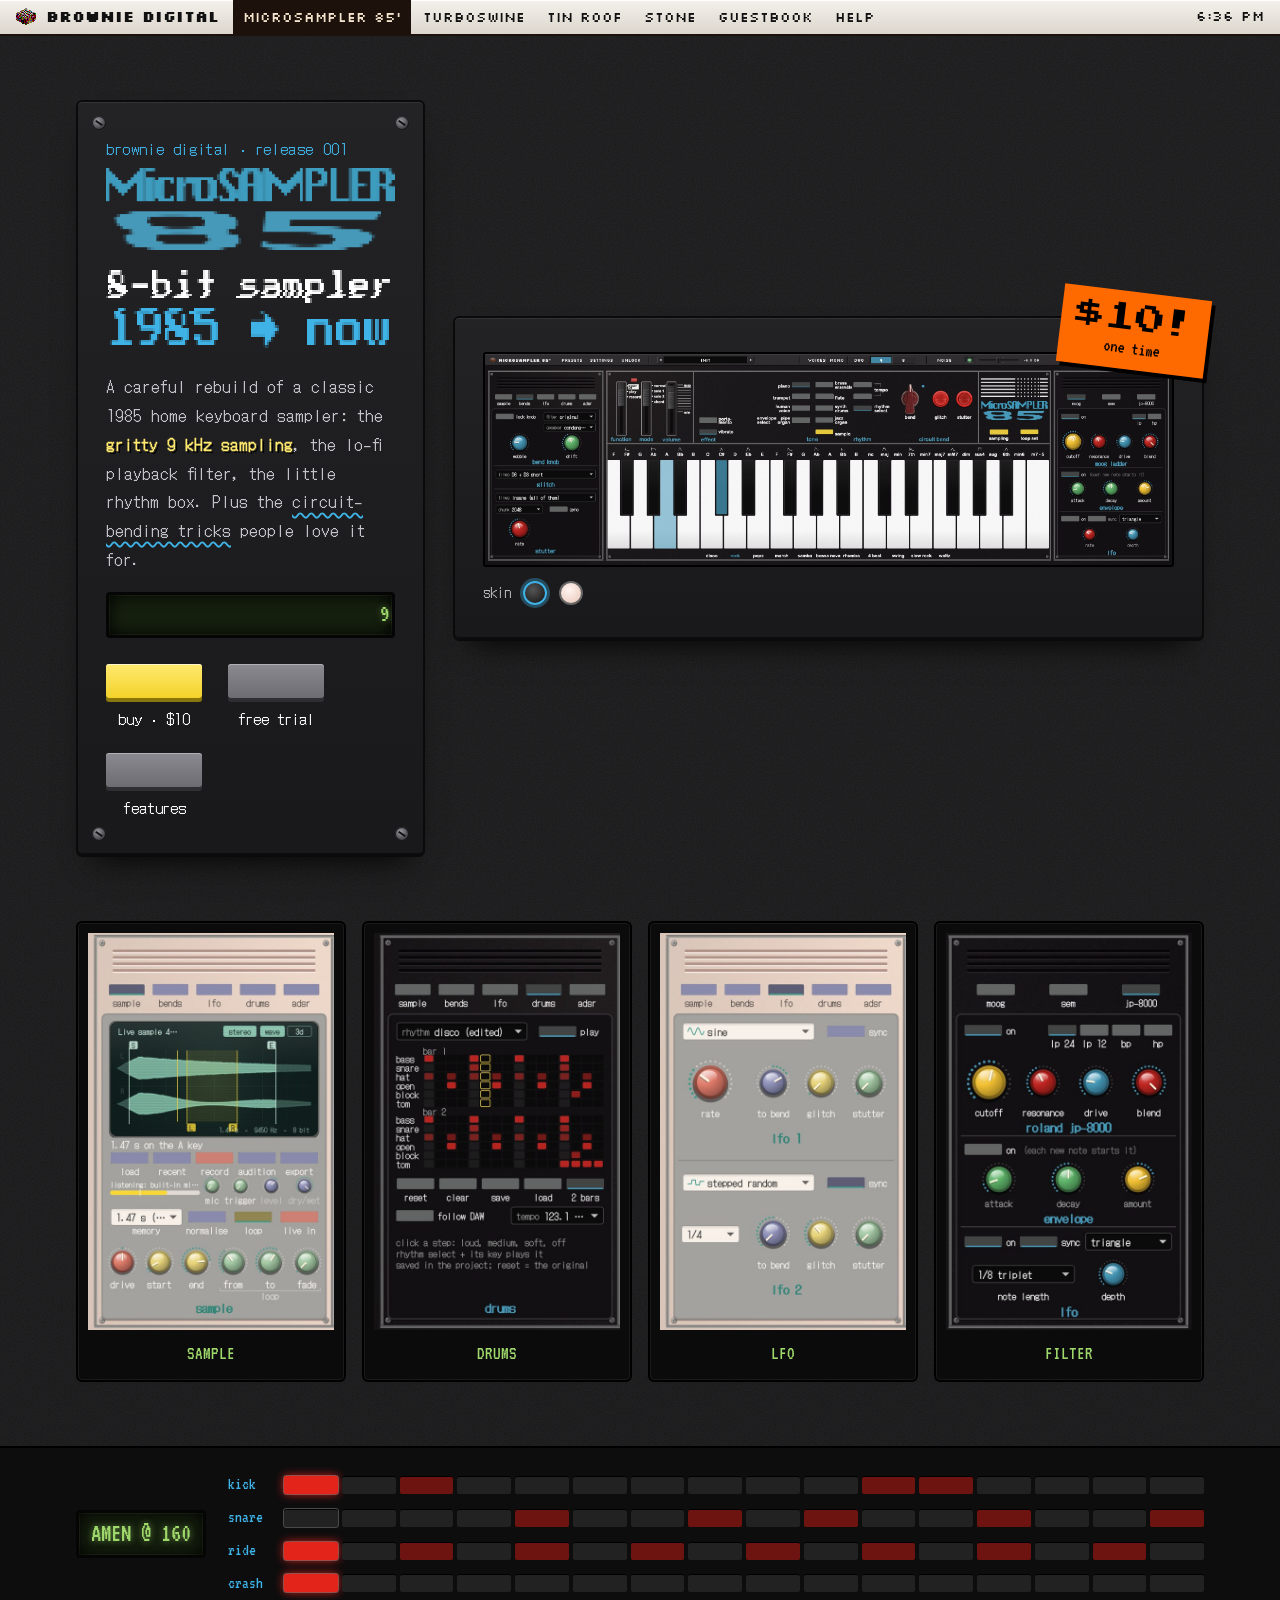
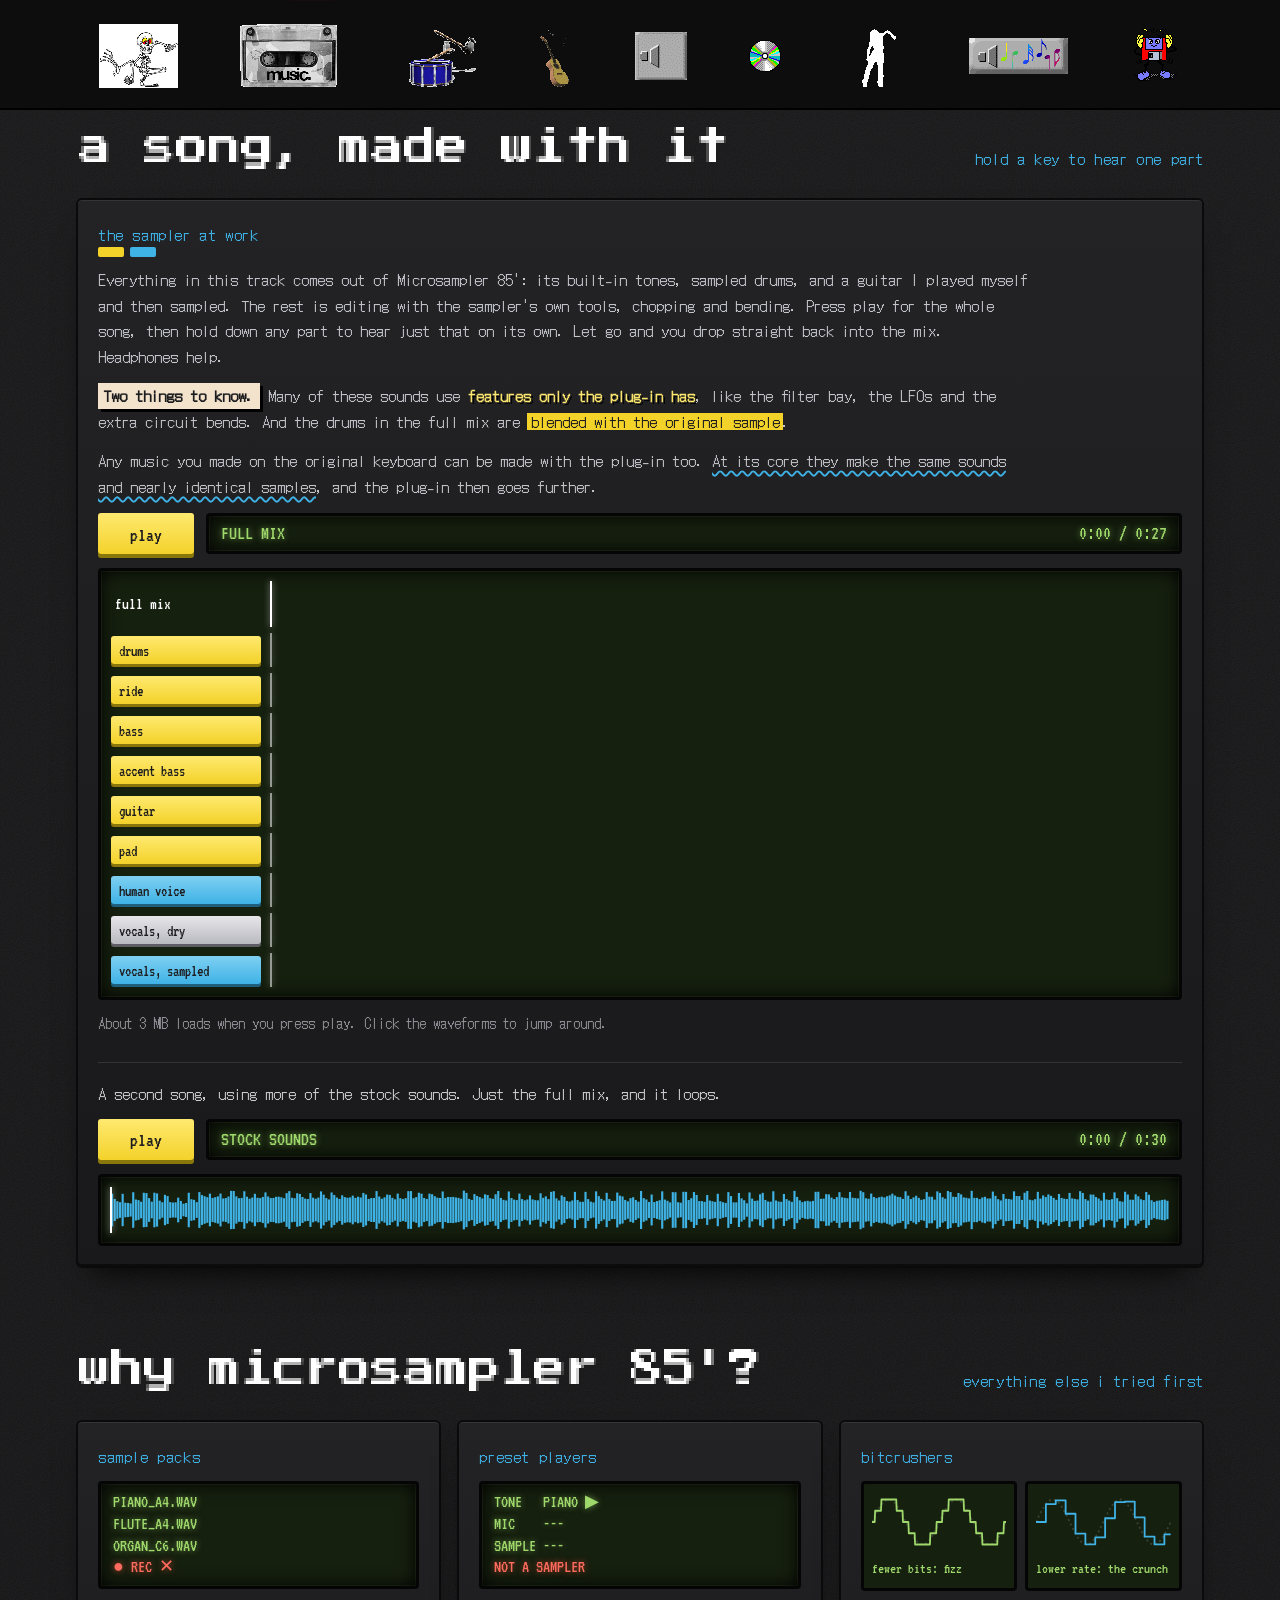
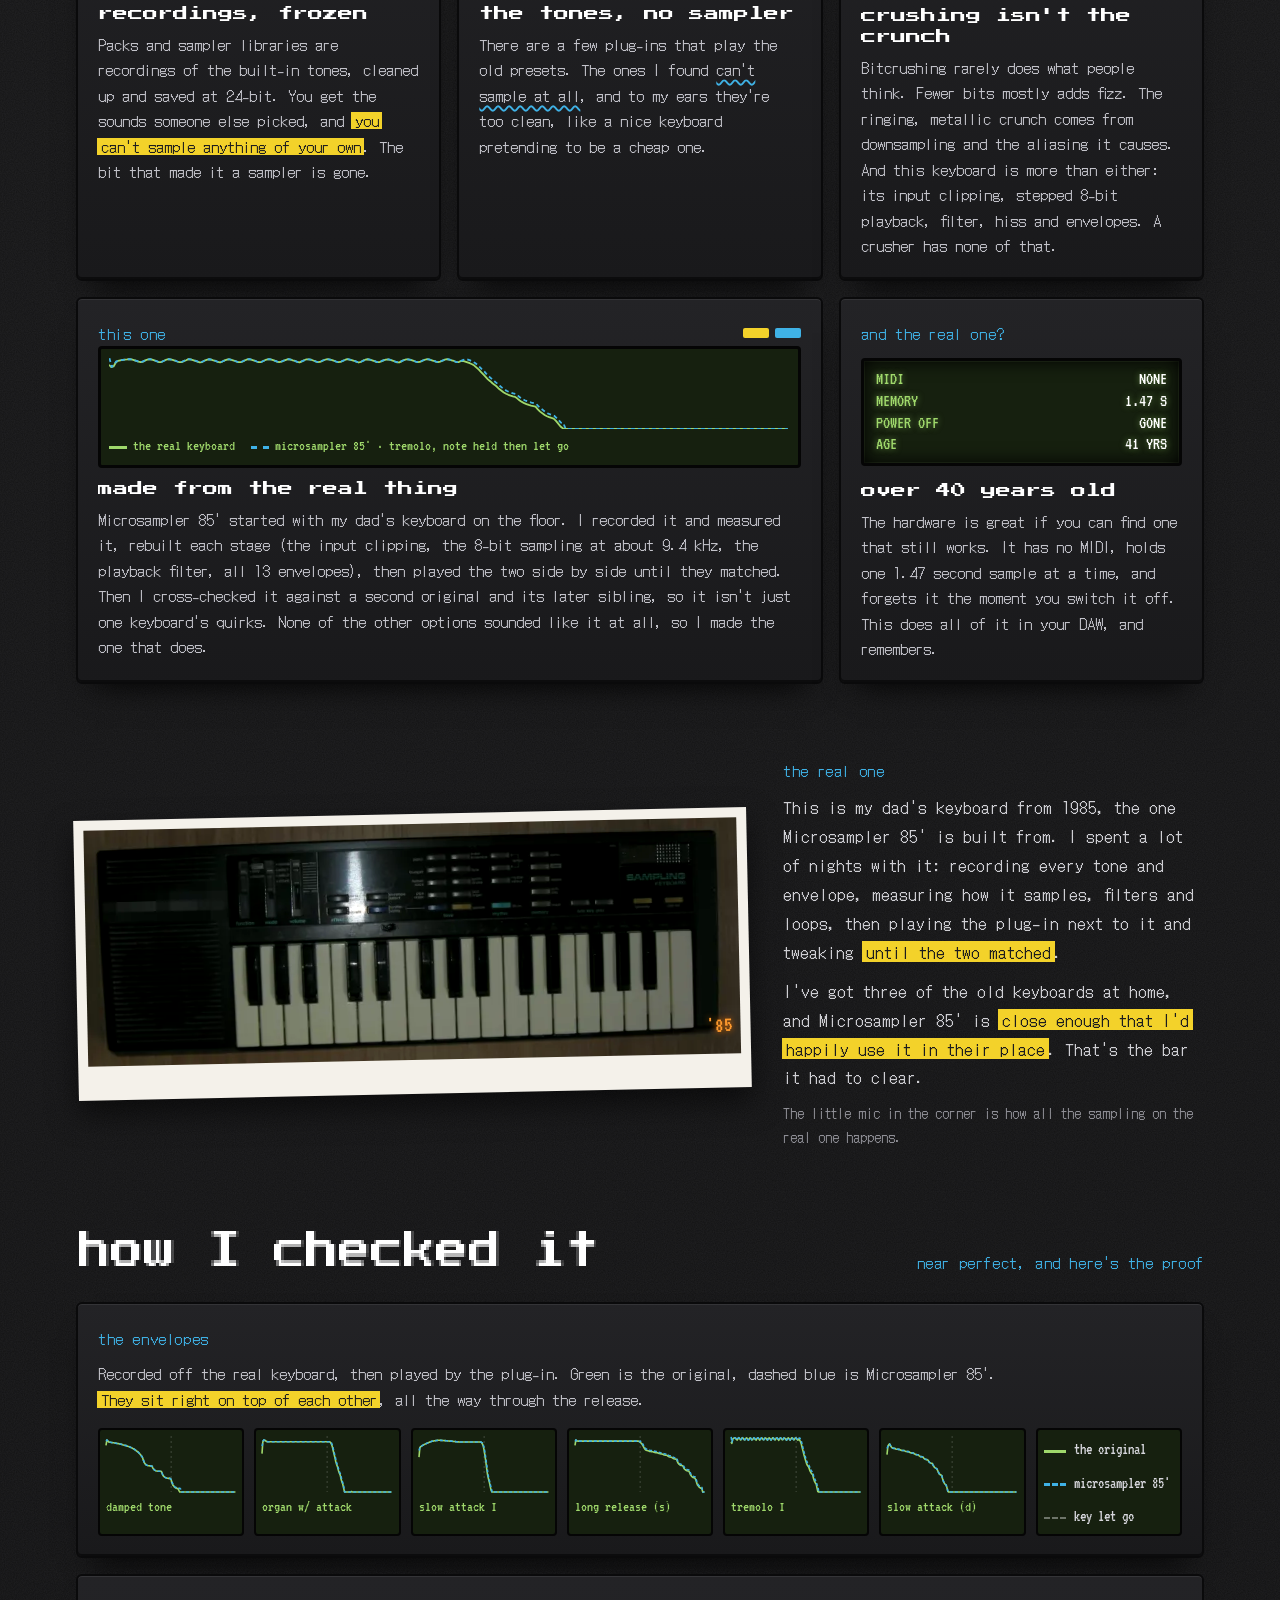
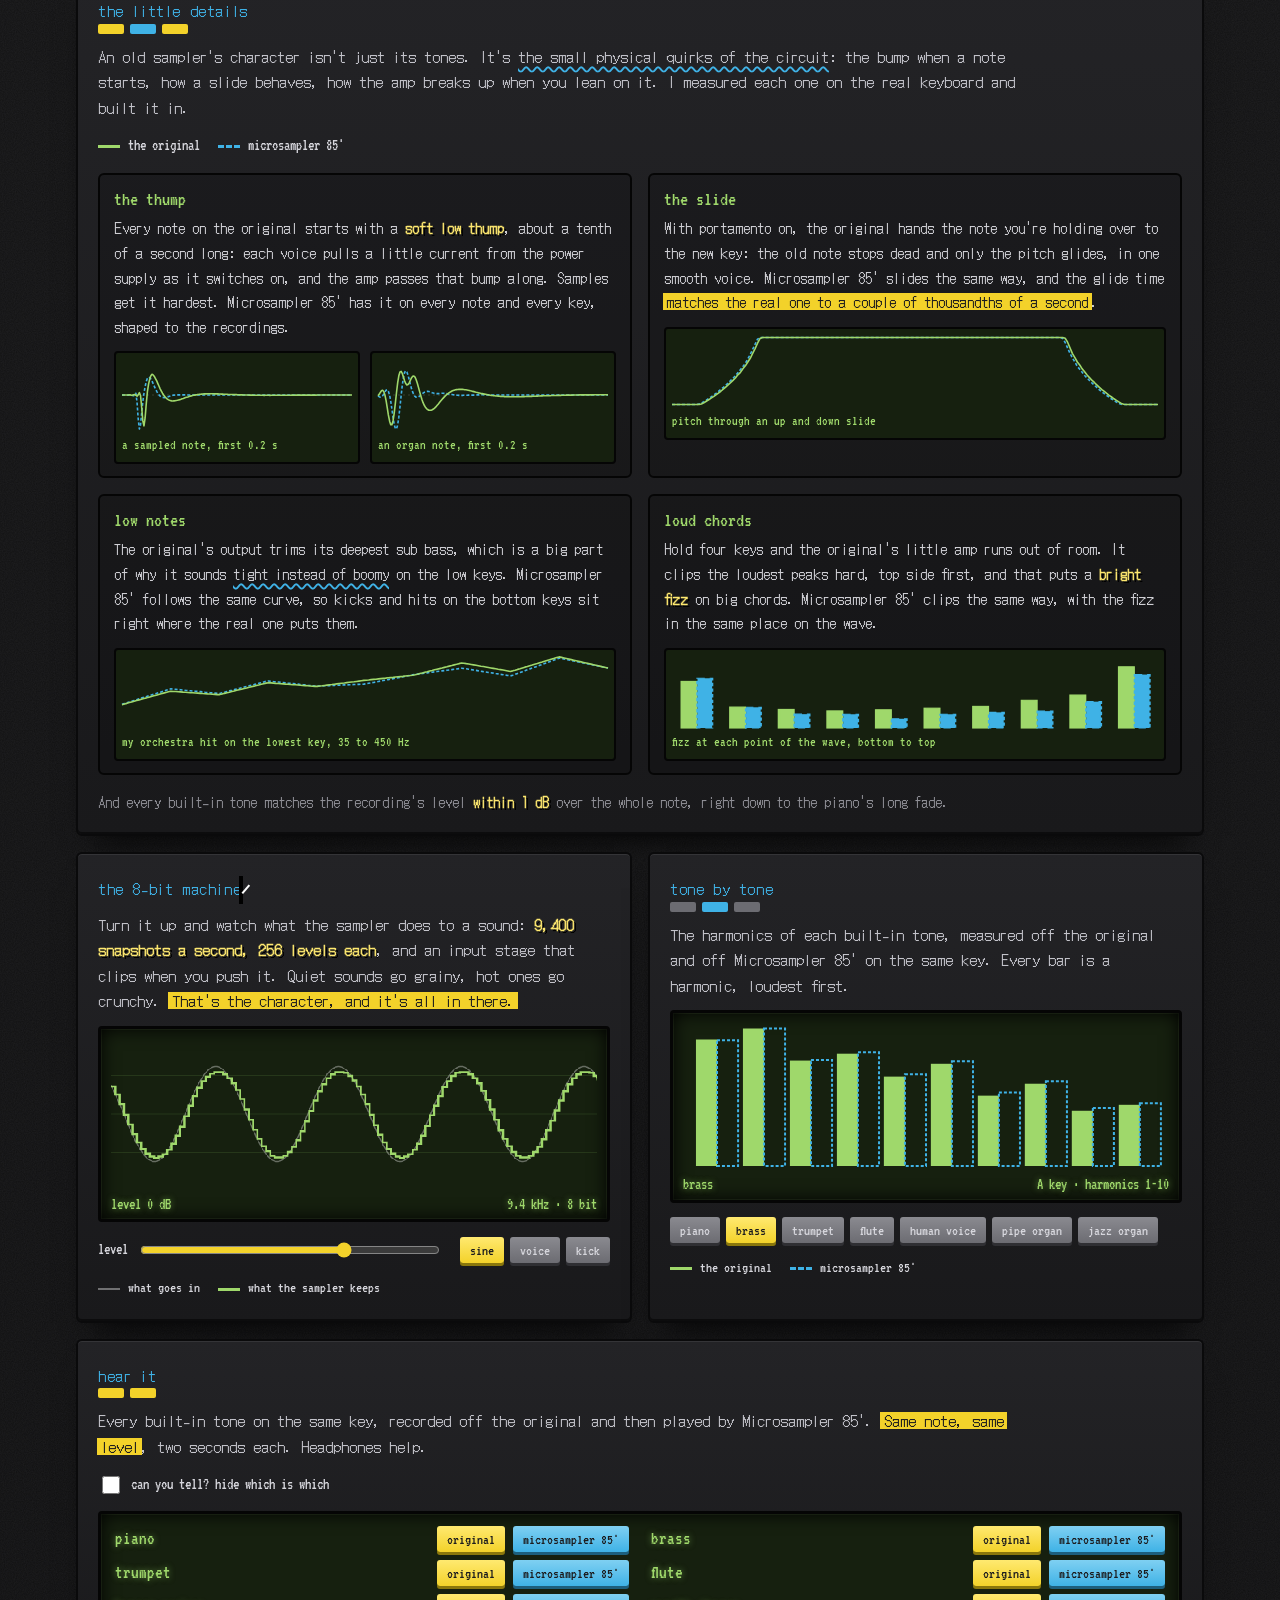
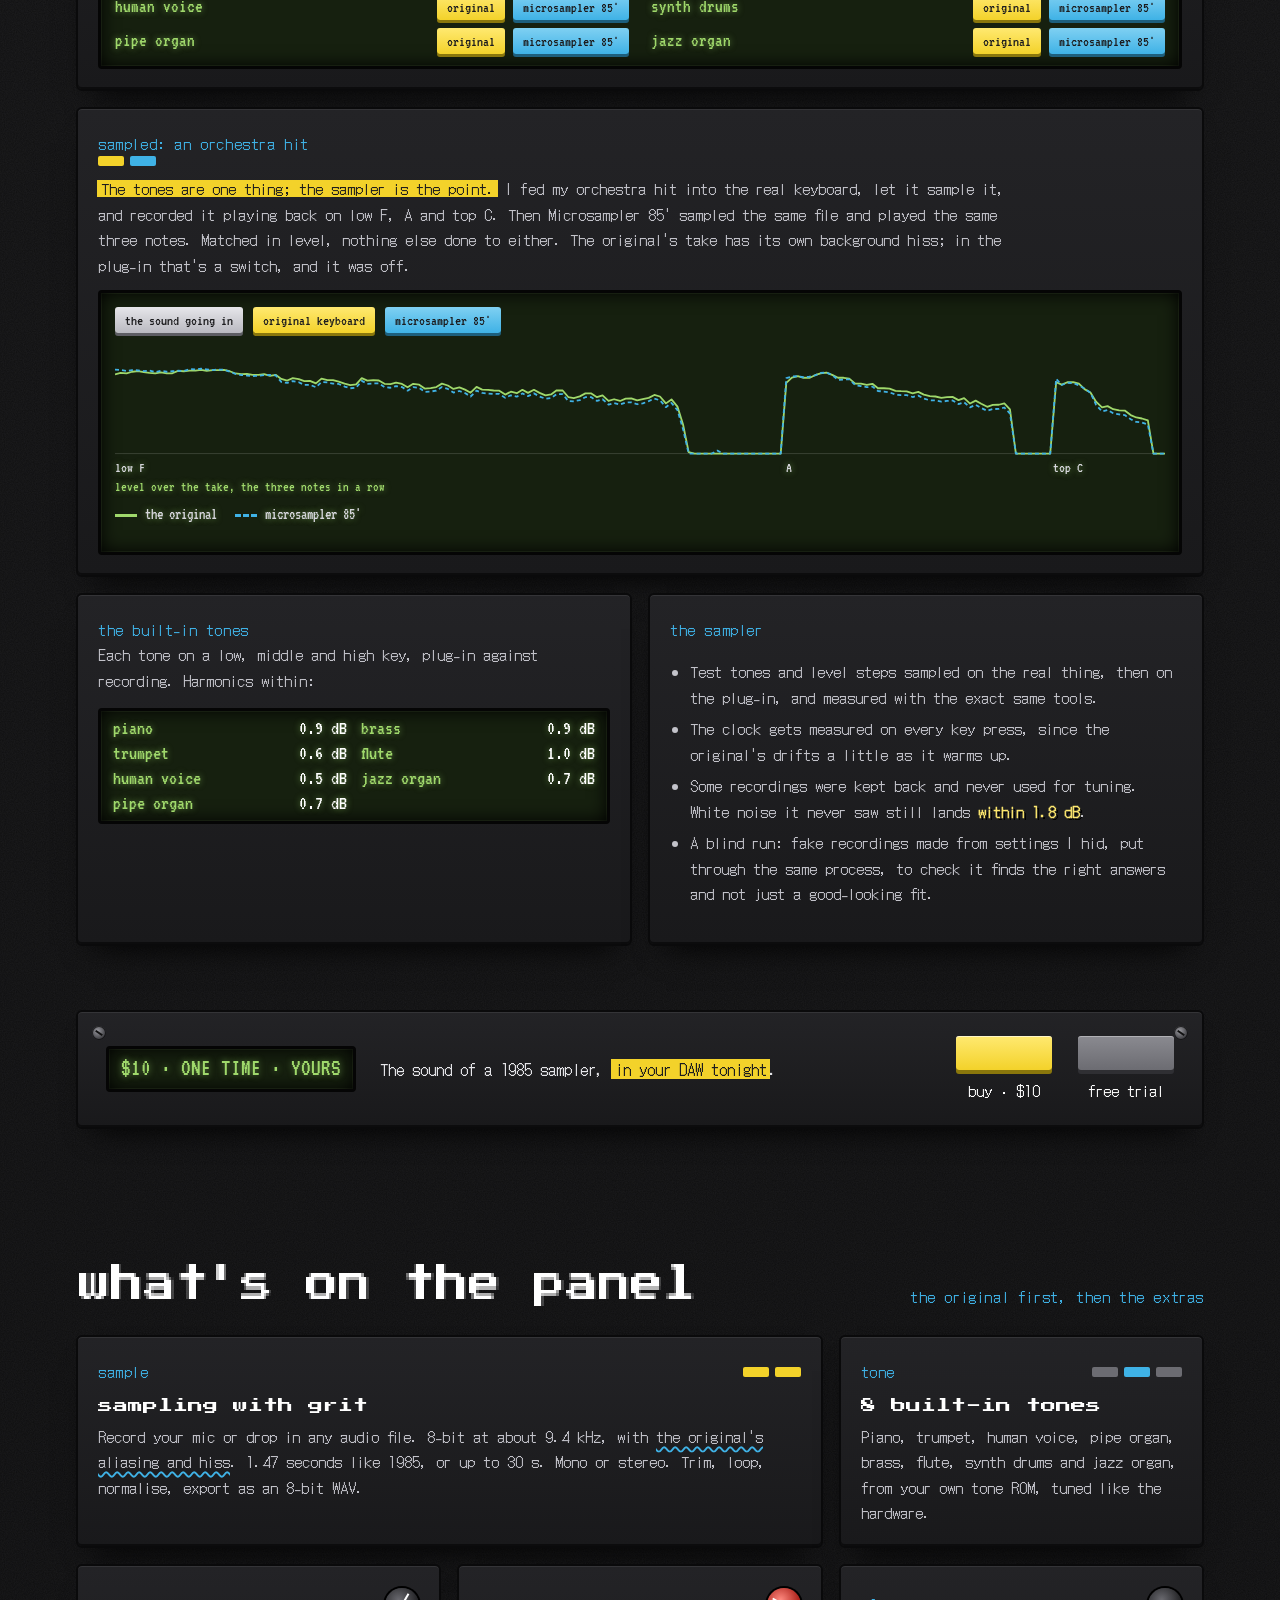
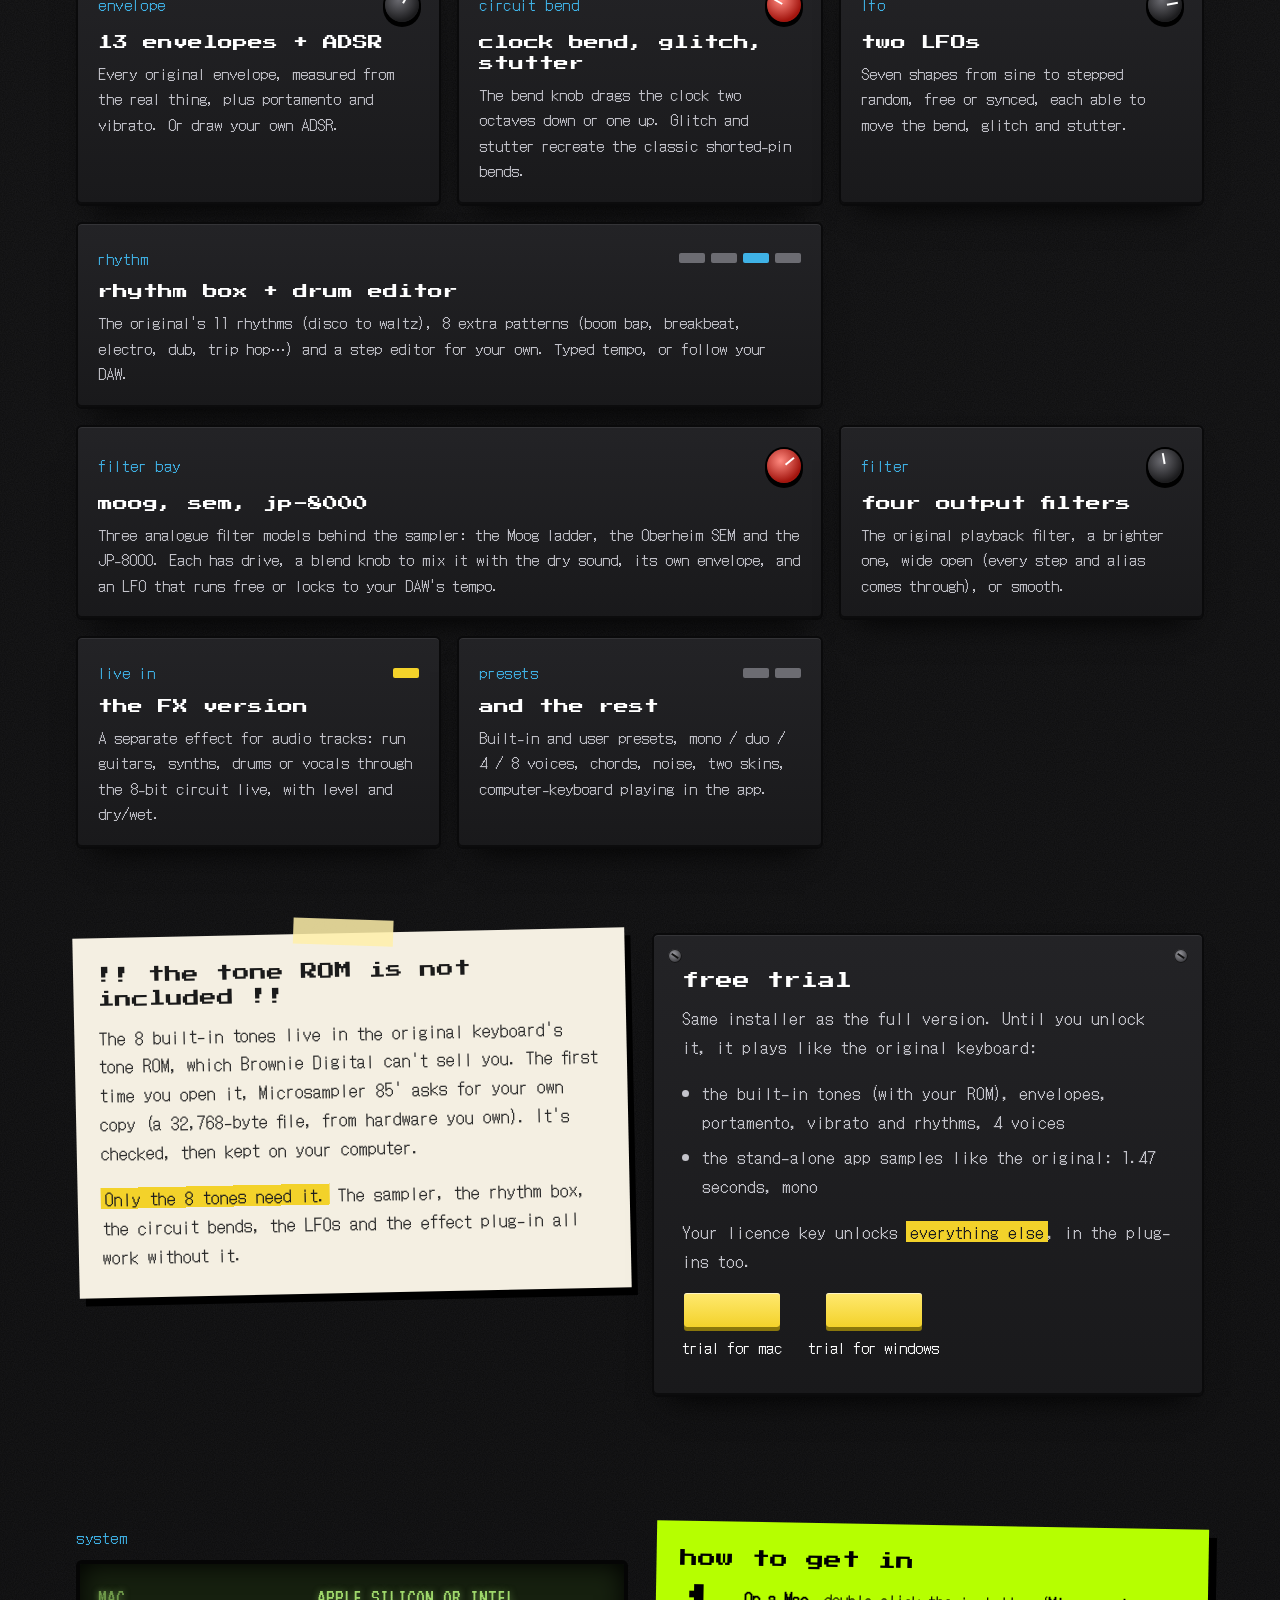
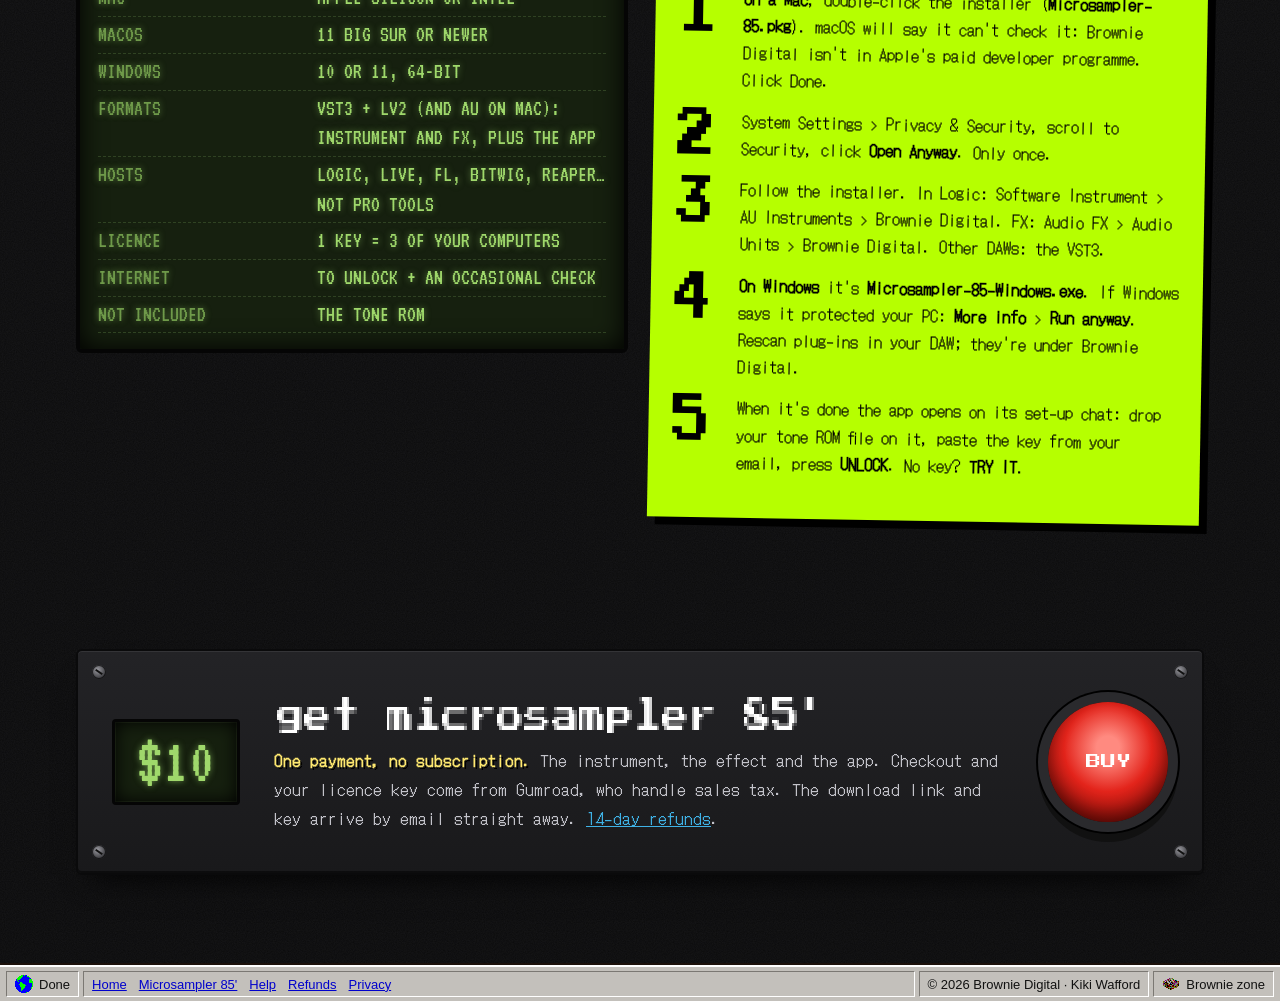
<file: microsampler-85/index.html>
<!doctype html>
<html lang="en">
<head>
<meta charset="utf-8">
<meta name="viewport" content="width=device-width, initial-scale=1">
<title>Microsampler 85'</title>
<meta name="description" content="Microsampler 85' by Brownie Digital: an 8-bit vintage sampler for Mac and Windows. Instrument and effect plug-in (AU, VST3, LV2) and a stand-alone app, for Apple Silicon and Intel Macs and 64-bit Windows PCs. $10.">
<link rel="icon" href="../favicon.ico" sizes="48x48">
<link rel="icon" type="image/png" sizes="96x96" href="../img/icon-96.png">
<link rel="icon" type="image/png" sizes="192x192" href="../img/icon-192.png">
<link rel="apple-touch-icon" href="../img/apple-touch-icon.png">
<link rel="preconnect" href="https://fonts.googleapis.com">
<link rel="preconnect" href="https://fonts.gstatic.com" crossorigin>
<link href="https://fonts.googleapis.com/css2?family=DotGothic16&family=Press+Start+2P&family=Silkscreen:wght@400;700&family=VT323&display=swap" rel="stylesheet">
<link rel="stylesheet" href="../style.css?v=18">
<link rel="stylesheet" href="ms85.css?v=12">
<meta property="og:title" content="Microsampler 85' by Brownie Digital">
<meta property="og:description" content="An 8-bit vintage sampler for your Mac or PC: crunchy 9 kHz sampling, circuit bends, a rhythm box. $10.">
<meta property="og:image" content="https://uncleacid1.github.io/img/window-black-grille.jpg">
<meta property="og:site_name" content="Brownie Digital">
</head>
<body>
<header class="topbar">
  <div class="wrap">
    <a class="mark" href="../"><img src="../img/brownie-dither.png" alt="" width="24" height="24"><span>Brownie Digital</span></a>
    <nav class="nav">
      <a href="../microsampler-85/" aria-current="page">Microsampler 85'</a>
      <a href="../turboswine/">TurboSwine</a>
      <a href="../tinroof/">Tin Roof</a>
      <a href="../#stone">STONE</a>
      <a href="../#guestbook">Guestbook</a>
      <a href="../support/">Help</a>
    </nav>
    <span class="clock" id="clock"></span>
  </div>
</header>

<main class="ms">
  <!-- 1 · faceplate -->
  <section class="face">
    <div class="wrap face-grid">
      <div class="mold">
        <span class="screw tl"></span><span class="screw tr"></span><span class="screw bl"></span><span class="screw br"></span>
        <div class="lbl">brownie digital · release 001</div>
        <img class="logo" src="../img/logo-ms85.png" alt="Microsampler 85'" width="619" height="177">
        <h1 data-lofi="0.34" data-sy="1.4" data-tear><span class="ln">8-bit sampler</span><span class="ln" style="color: #3fb2e6">1985 → now</span></h1>
        <p>A careful rebuild of a classic 1985 home keyboard sampler: the <span class="fx-pop">gritty 9 kHz sampling</span>, the lo-fi playback filter, the little rhythm box. Plus the <span class="fx-wave">circuit-bending tricks</span> people love it for.</p>
        <div class="lcd" aria-hidden="true"><span class="run">9.4 kHz · 8 BIT · 1.47 SEC · 13 ENVELOPES · 11 RHYTHMS · CLOCK BEND · GLITCH · STUTTER · 2 LFOS · AU · VST3 · LV2 · APP · APPLE SILICON + INTEL ·</span></div>
        <div class="keys">
          <a class="key" href="#buy"><i></i>buy · $10</a>
          <a class="key grey" href="#trial"><i></i>free trial</a>
          <a class="key grey" href="#features"><i></i>features</a>
        </div>
      </div>
      <div class="mold screen-wrap">
        <div class="flyer o price">$10!<small>one time</small></div>
        <img id="hero-shot" src="../img/window-black-bends.jpg?v=3" alt="Microsampler 85' with the black skin, the circuit bend settings and the Moog filter open" width="2319" height="710">
        <div class="skins" role="group" aria-label="Skin">skin
          <button type="button" data-skin="black" aria-pressed="true" aria-label="Black skin"></button>
          <button type="button" data-skin="pink" aria-pressed="false" aria-label="Pink skin"></button>
        </div>
      </div>
    </div>
  </section>

  <!-- 4 · screens -->
  <section style="padding-top: 0">
    <div class="wrap screens">
      <figure><img src="../img/bay-pink-sample.jpg?v=3" alt="The sample screen" width="520" height="840" loading="lazy"><figcaption>SAMPLE</figcaption></figure>
      <figure><img src="../img/bay-black-drums.jpg?v=3" alt="The drum editor" width="520" height="840" loading="lazy"><figcaption>DRUMS</figcaption></figure>
      <figure><img src="../img/bay-pink-lfo.jpg?v=3" alt="The two LFOs" width="520" height="840" loading="lazy"><figcaption>LFO</figcaption></figure>
      <figure><img src="../img/bay-black-filter.jpg?v=3" alt="The filter bay: a JP-8000 style filter with blend and a tempo-synced LFO" width="520" height="840" loading="lazy"><figcaption>FILTER</figcaption></figure>
    </div>
  </section>

  <!-- 2 · the break -->
  <section class="breaks" aria-label="A drum pattern">
    <div class="wrap">
      <div class="lcd" style="font-size: 26px">AMEN @ 160</div>
      <div class="steps" id="steps" aria-hidden="true"></div>
    </div>
    <div class="gif-row" style="max-width: var(--wrap); margin: 0 auto; padding: 4px 16px 20px; justify-content: space-around"><img class="gif" src="../img/gif/skeleton.gif" alt="" loading="lazy"><img class="gif" src="../img/gif/cassette.gif" alt="" loading="lazy"><img class="gif" src="../img/gif/drum.gif" alt="" loading="lazy"><img class="gif" src="../img/gif/guitar.gif" alt="" loading="lazy"><img class="gif" src="../img/gif/speaker-btn.gif" alt="" loading="lazy"><img class="gif" src="../img/gif/cd-2.gif" alt="" loading="lazy"><img class="gif" src="../img/gif/dancer.gif" alt="" loading="lazy"><img class="gif" src="../img/gif/music-speaker.gif" alt="" loading="lazy"><img class="gif" src="../img/gif/floppy-robot.gif" alt="" loading="lazy"></div>
  </section>

  <!-- 4b · the song: the whole track, with every part held-to-solo -->
  <section id="song" style="padding-top: 10px">
    <div class="wrap">
      <div class="sec-head">
        <h2 data-lofi="0.4" data-sy="1.3"><span class="ln">a song, made with it</span></h2>
        <span class="lbl">hold a key to hear one part</span>
      </div>
      <div class="mold song">
        <div class="lbl">the sampler at work <span class="mini-keys"><span class="y"></span><span class="b"></span></span></div>
        <p>Everything in this track comes out of Microsampler 85': its built-in tones, sampled drums, and a guitar I played myself and then sampled. The rest is editing with the sampler's own tools, chopping and bending. Press play for the whole song, then hold down any part to hear just that on its own. Let go and you drop straight back into the mix. Headphones help.</p>
        <p class="song-fine"><b class="fx-box fx-jit">Two things to know.</b> Many of these sounds use <span class="fx-pop">features only the plug-in has</span>, like the filter bay, the LFOs and the extra circuit bends. And the drums in the full mix are <span class="fx-mark">blended with the original sample</span>.</p>
        <p class="song-fine">Any music you made on the original keyboard can be made with the plug-in too. <span class="fx-wave">At its core they make the same sounds and nearly identical samples</span>, and the plug-in then goes further.</p>
        <div class="song-top">
          <button type="button" class="song-play" id="songPlay" aria-label="Play the song">play</button>
          <div class="lcd song-lcd"><span id="songState">FULL MIX</span><span id="songTime">0:00 / 0:27</span></div>
        </div>
        <div class="song-grid" id="songGrid">
          <div class="song-loading" id="songLoading" hidden role="status"><span>Loading<b class="dots"></b></span></div>
          <div class="song-row main"><span class="song-name">full mix</span><div class="song-lane"><canvas></canvas><i class="ph"></i></div></div>
          <div class="song-row"><button type="button" class="song-btn" data-s="drums" aria-label="Hold to hear only the drums">drums</button><div class="song-lane"><canvas></canvas><i class="ph"></i></div></div>
          <div class="song-row"><button type="button" class="song-btn" data-s="ride" aria-label="Hold to hear only the ride">ride</button><div class="song-lane"><canvas></canvas><i class="ph"></i></div></div>
          <div class="song-row"><button type="button" class="song-btn" data-s="bass" aria-label="Hold to hear only the bass">bass</button><div class="song-lane"><canvas></canvas><i class="ph"></i></div></div>
          <div class="song-row"><button type="button" class="song-btn" data-s="accent-bass" aria-label="Hold to hear only the accent bass">accent bass</button><div class="song-lane"><canvas></canvas><i class="ph"></i></div></div>
          <div class="song-row"><button type="button" class="song-btn" data-s="guitar" aria-label="Hold to hear only the guitar">guitar</button><div class="song-lane"><canvas></canvas><i class="ph"></i></div></div>
          <div class="song-row"><button type="button" class="song-btn" data-s="pad" aria-label="Hold to hear only the pad">pad</button><div class="song-lane"><canvas></canvas><i class="ph"></i></div></div>
          <div class="song-row"><button type="button" class="song-btn" data-s="human-voice" aria-label="Hold to hear only the human voice">human voice</button><div class="song-lane"><canvas></canvas><i class="ph"></i></div></div>
          <div class="song-row"><button type="button" class="song-btn" data-s="vocals-raw" aria-label="Hold to hear only the vocals, dry">vocals, dry</button><div class="song-lane"><canvas></canvas><i class="ph"></i></div></div>
          <div class="song-row"><button type="button" class="song-btn" data-s="vocals" aria-label="Hold to hear only the vocals, sampled">vocals, sampled</button><div class="song-lane"><canvas></canvas><i class="ph"></i></div></div>
        </div>
        <p class="small" id="songNote">About 3 MB loads when you press play. Click the waveforms to jump around.</p>
        <div class="alt-demo">
          <p class="small">A second song, using more of the stock sounds. Just the full mix, and it loops.</p>
          <div class="song-top">
            <button type="button" class="song-play" id="altPlay" aria-label="Play the second song">play</button>
            <div class="lcd song-lcd"><span>STOCK SOUNDS</span><span id="altTime">0:00 / 0:00</span></div>
          </div>
          <div class="song-grid alt-grid" id="altGrid"><div class="song-row main"><div class="song-lane"><canvas></canvas><i class="ph"></i></div></div></div>
        </div>
      </div>
    </div>
  </section>

  <!-- 4c · why this one -->
  <section id="why" style="padding-top: 10px">
    <div class="wrap">
      <div class="sec-head">
        <h2 data-lofi="0.4" data-sy="1.3"><span class="ln">why microsampler 85'?</span></h2>
        <span class="lbl">everything else I tried first</span>
      </div>
      <div class="ctrl">
        <div class="mold"><div class="lbl">sample packs</div><div class="why-vis lcd files" aria-hidden="true"><span>PIANO_A4.WAV</span><span>FLUTE_A4.WAV</span><span>ORGAN_C6.WAV</span><span class="no">● REC ✕</span></div><h3>recordings, frozen</h3><p>Packs and sampler libraries are recordings of the built-in tones, cleaned up and saved at 24-bit. You get the sounds someone else picked, and <span class="fx-mark">you can't sample anything of your own</span>. The bit that made it a sampler is gone.</p></div>
        <div class="mold"><div class="lbl">preset players</div><div class="why-vis lcd files" aria-hidden="true"><span>TONE&nbsp;&nbsp;&nbsp;PIANO ▶</span><span>MIC&nbsp;&nbsp;&nbsp;&nbsp;---</span><span>SAMPLE ---</span><span class="no">NOT A SAMPLER</span></div><h3>the tones, no sampler</h3><p>There are a few plug-ins that play the old presets. The ones I found <span class="fx-wave">can't sample at all</span>, and to my ears they're too clean, like a nice keyboard pretending to be a cheap one.</p></div>
        <div class="mold"><div class="lbl">bitcrushers</div><div class="why-vis crush" aria-hidden="true"><figure><svg viewBox="0 0 300 80" preserveAspectRatio="none"><polyline class="ghost" points="0,40.0 2,37.5 4,35.0 6,32.5 8,30.1 10,27.8 12,25.5 14,23.4 16,21.4 18,19.5 20,17.7 22,16.1 24,14.7 26,13.4 28,12.3 30,11.5 32,10.8 34,10.3 36,10.1 38,10.0 40,10.2 42,10.5 44,11.1 46,11.9 48,12.9 50,14.0 52,15.4 54,16.9 56,18.6 58,20.4 60,22.4 62,24.5 64,26.7 66,29.0 68,31.3 70,33.8 72,36.2 74,38.7 76,41.3 78,43.8 80,46.2 82,48.7 84,51.0 86,53.3 88,55.5 90,57.6 92,59.6 94,61.4 96,63.1 98,64.6 100,66.0 102,67.1 104,68.1 106,68.9 108,69.5 110,69.8 112,70.0 114,69.9 116,69.7 118,69.2 120,68.5 122,67.7 124,66.6 126,65.3 128,63.9 130,62.3 132,60.5 134,58.6 136,56.6 138,54.5 140,52.2 142,49.9 144,47.5 146,45.0 148,42.5 150,40.0 152,37.5 154,35.0 156,32.5 158,30.1 160,27.8 162,25.5 164,23.4 166,21.4 168,19.5 170,17.7 172,16.1 174,14.7 176,13.4 178,12.3 180,11.5 182,10.8 184,10.3 186,10.1 188,10.0 190,10.2 192,10.5 194,11.1 196,11.9 198,12.9 200,14.0 202,15.4 204,16.9 206,18.6 208,20.4 210,22.4 212,24.5 214,26.7 216,29.0 218,31.3 220,33.8 222,36.2 224,38.7 226,41.3 228,43.8 230,46.2 232,48.7 234,51.0 236,53.3 238,55.5 240,57.6 242,59.6 244,61.4 246,63.1 248,64.6 250,66.0 252,67.1 254,68.1 256,68.9 258,69.5 260,69.8 262,70.0 264,69.9 266,69.7 268,69.2 270,68.5 272,67.7 274,66.6 276,65.3 278,63.9 280,62.3 282,60.5 284,58.6 286,56.6 288,54.5 290,52.2 292,49.9 294,47.5 296,45.0 298,42.5 300,40.0"/><polyline class="hw" points="0,40.0 1,40.0 2,40.0 3,40.0 4,40.0 5,40.0 6,40.0 7,25.0 8,25.0 9,25.0 10,25.0 11,25.0 12,25.0 13,25.0 14,25.0 15,25.0 16,25.0 17,25.0 18,25.0 19,25.0 20,25.0 21,10.0 22,10.0 23,10.0 24,10.0 25,10.0 26,10.0 27,10.0 28,10.0 29,10.0 30,10.0 31,10.0 32,10.0 33,10.0 34,10.0 35,10.0 36,10.0 37,10.0 38,10.0 39,10.0 40,10.0 41,10.0 42,10.0 43,10.0 44,10.0 45,10.0 46,10.0 47,10.0 48,10.0 49,10.0 50,10.0 51,10.0 52,10.0 53,10.0 54,10.0 55,25.0 56,25.0 57,25.0 58,25.0 59,25.0 60,25.0 61,25.0 62,25.0 63,25.0 64,25.0 65,25.0 66,25.0 67,25.0 68,25.0 69,40.0 70,40.0 71,40.0 72,40.0 73,40.0 74,40.0 75,40.0 76,40.0 77,40.0 78,40.0 79,40.0 80,40.0 81,40.0 82,55.0 83,55.0 84,55.0 85,55.0 86,55.0 87,55.0 88,55.0 89,55.0 90,55.0 91,55.0 92,55.0 93,55.0 94,55.0 95,55.0 96,70.0 97,70.0 98,70.0 99,70.0 100,70.0 101,70.0 102,70.0 103,70.0 104,70.0 105,70.0 106,70.0 107,70.0 108,70.0 109,70.0 110,70.0 111,70.0 112,70.0 113,70.0 114,70.0 115,70.0 116,70.0 117,70.0 118,70.0 119,70.0 120,70.0 121,70.0 122,70.0 123,70.0 124,70.0 125,70.0 126,70.0 127,70.0 128,70.0 129,70.0 130,55.0 131,55.0 132,55.0 133,55.0 134,55.0 135,55.0 136,55.0 137,55.0 138,55.0 139,55.0 140,55.0 141,55.0 142,55.0 143,55.0 144,40.0 145,40.0 146,40.0 147,40.0 148,40.0 149,40.0 150,40.0 151,40.0 152,40.0 153,40.0 154,40.0 155,40.0 156,40.0 157,25.0 158,25.0 159,25.0 160,25.0 161,25.0 162,25.0 163,25.0 164,25.0 165,25.0 166,25.0 167,25.0 168,25.0 169,25.0 170,25.0 171,10.0 172,10.0 173,10.0 174,10.0 175,10.0 176,10.0 177,10.0 178,10.0 179,10.0 180,10.0 181,10.0 182,10.0 183,10.0 184,10.0 185,10.0 186,10.0 187,10.0 188,10.0 189,10.0 190,10.0 191,10.0 192,10.0 193,10.0 194,10.0 195,10.0 196,10.0 197,10.0 198,10.0 199,10.0 200,10.0 201,10.0 202,10.0 203,10.0 204,10.0 205,25.0 206,25.0 207,25.0 208,25.0 209,25.0 210,25.0 211,25.0 212,25.0 213,25.0 214,25.0 215,25.0 216,25.0 217,25.0 218,25.0 219,40.0 220,40.0 221,40.0 222,40.0 223,40.0 224,40.0 225,40.0 226,40.0 227,40.0 228,40.0 229,40.0 230,40.0 231,40.0 232,55.0 233,55.0 234,55.0 235,55.0 236,55.0 237,55.0 238,55.0 239,55.0 240,55.0 241,55.0 242,55.0 243,55.0 244,55.0 245,55.0 246,70.0 247,70.0 248,70.0 249,70.0 250,70.0 251,70.0 252,70.0 253,70.0 254,70.0 255,70.0 256,70.0 257,70.0 258,70.0 259,70.0 260,70.0 261,70.0 262,70.0 263,70.0 264,70.0 265,70.0 266,70.0 267,70.0 268,70.0 269,70.0 270,70.0 271,70.0 272,70.0 273,70.0 274,70.0 275,70.0 276,70.0 277,70.0 278,70.0 279,70.0 280,55.0 281,55.0 282,55.0 283,55.0 284,55.0 285,55.0 286,55.0 287,55.0 288,55.0 289,55.0 290,55.0 291,55.0 292,55.0 293,55.0 294,40.0 295,40.0 296,40.0 297,40.0 298,40.0 299,40.0 300,40.0"/></svg><figcaption>fewer bits: fizz</figcaption></figure><figure><svg viewBox="0 0 300 80" preserveAspectRatio="none"><polyline class="ghost" points="0,40.0 2,37.5 4,35.0 6,32.5 8,30.1 10,27.8 12,25.5 14,23.4 16,21.4 18,19.5 20,17.7 22,16.1 24,14.7 26,13.4 28,12.3 30,11.5 32,10.8 34,10.3 36,10.1 38,10.0 40,10.2 42,10.5 44,11.1 46,11.9 48,12.9 50,14.0 52,15.4 54,16.9 56,18.6 58,20.4 60,22.4 62,24.5 64,26.7 66,29.0 68,31.3 70,33.8 72,36.2 74,38.7 76,41.3 78,43.8 80,46.2 82,48.7 84,51.0 86,53.3 88,55.5 90,57.6 92,59.6 94,61.4 96,63.1 98,64.6 100,66.0 102,67.1 104,68.1 106,68.9 108,69.5 110,69.8 112,70.0 114,69.9 116,69.7 118,69.2 120,68.5 122,67.7 124,66.6 126,65.3 128,63.9 130,62.3 132,60.5 134,58.6 136,56.6 138,54.5 140,52.2 142,49.9 144,47.5 146,45.0 148,42.5 150,40.0 152,37.5 154,35.0 156,32.5 158,30.1 160,27.8 162,25.5 164,23.4 166,21.4 168,19.5 170,17.7 172,16.1 174,14.7 176,13.4 178,12.3 180,11.5 182,10.8 184,10.3 186,10.1 188,10.0 190,10.2 192,10.5 194,11.1 196,11.9 198,12.9 200,14.0 202,15.4 204,16.9 206,18.6 208,20.4 210,22.4 212,24.5 214,26.7 216,29.0 218,31.3 220,33.8 222,36.2 224,38.7 226,41.3 228,43.8 230,46.2 232,48.7 234,51.0 236,53.3 238,55.5 240,57.6 242,59.6 244,61.4 246,63.1 248,64.6 250,66.0 252,67.1 254,68.1 256,68.9 258,69.5 260,69.8 262,70.0 264,69.9 266,69.7 268,69.2 270,68.5 272,67.7 274,66.6 276,65.3 278,63.9 280,62.3 282,60.5 284,58.6 286,56.6 288,54.5 290,52.2 292,49.9 294,47.5 296,45.0 298,42.5 300,40.0"/><polyline class="pl" points="0,40.0 22,40.0 22,16.1 44,16.1 44,11.1 66,11.1 66,29.0 88,29.0 88,55.5 110,55.5 110,69.8 132,69.8 132,60.5 154,60.5 154,35.0 176,35.0 176,13.4 198,13.4 198,12.9 220,12.9 220,33.8 242,33.8 242,59.6 264,59.6 264,69.9 286,69.9 286,56.6 300,56.6"/></svg><figcaption>lower rate: the crunch</figcaption></figure></div><h3>crushing isn't the crunch</h3><p>Bitcrushing rarely does what people think. Fewer bits mostly adds fizz. The ringing, metallic crunch comes from downsampling and the aliasing it causes. And this keyboard is more than either: its input clipping, stepped 8-bit playback, filter, hiss and envelopes. A crusher has none of that.</p></div>
        <div class="mold wide"><div class="lbl">this one <span class="mini-keys"><span class="y"></span><span class="b"></span></span></div><div class="why-vis match" aria-hidden="true"><svg viewBox="0 0 300 80" preserveAspectRatio="none"><polyline class="hw" points="0.0,8.6 1.0,11.3 2.0,10.5 3.0,6.1 4.0,4.3 5.0,3.7 6.0,3.3 7.0,2.9 8.0,2.7 9.0,2.3 10.0,2.7 11.0,3.4 12.0,4.3 13.0,5.2 14.0,5.8 15.0,5.1 16.0,3.8 17.0,2.8 18.0,2.4 19.0,3.0 20.0,3.8 21.0,4.7 22.0,5.6 23.0,5.6 24.0,4.4 25.0,3.3 26.0,2.5 27.0,2.5 28.0,3.2 29.0,3.9 30.0,5.0 31.0,5.8 32.0,5.6 33.0,4.6 34.0,3.6 35.0,2.4 36.0,2.7 37.0,3.4 38.0,4.2 39.0,5.1 40.0,6.0 41.0,5.6 42.0,4.2 43.0,3.2 44.0,2.5 45.0,2.9 46.0,3.7 47.0,4.4 48.0,5.5 49.0,6.0 50.0,5.0 51.0,3.8 52.0,3.0 53.0,2.5 54.0,3.2 55.0,3.9 56.0,4.8 57.0,5.7 58.0,5.8 59.0,4.8 60.0,3.6 61.0,2.7 62.0,2.5 63.0,3.2 64.0,3.9 65.0,5.0 66.0,5.8 67.0,5.6 68.0,4.4 69.0,3.3 70.0,2.7 71.0,2.5 72.0,3.3 73.0,4.1 74.0,5.1 75.0,5.8 76.0,5.2 77.0,4.2 78.0,3.2 79.0,2.4 80.0,2.8 81.0,3.7 82.0,4.4 83.0,5.5 84.0,6.0 85.0,4.8 86.0,3.6 87.0,2.7 88.0,2.7 89.0,3.0 90.0,3.9 91.0,4.8 92.0,5.7 93.0,5.5 94.0,4.3 95.0,3.3 96.0,2.5 97.0,2.7 98.0,3.3 99.0,4.1 100.0,5.0 101.0,5.8 102.0,5.5 103.0,4.4 104.0,3.3 105.0,2.4 106.0,2.8 107.0,3.4 108.0,4.2 109.0,5.2 110.0,6.1 111.0,5.3 112.0,4.1 113.0,3.0 114.0,2.5 115.0,2.9 116.0,3.7 117.0,4.6 118.0,5.6 119.0,5.8 120.0,4.8 121.0,3.8 122.0,2.9 123.0,2.7 124.0,3.2 125.0,4.1 126.0,5.0 127.0,6.0 128.0,6.0 129.0,4.6 130.0,3.4 131.0,2.7 132.0,2.7 133.0,3.2 134.0,4.1 135.0,5.0 136.0,5.8 137.0,5.5 138.0,4.3 139.0,3.3 140.0,2.5 141.0,2.7 142.0,3.4 143.0,4.2 144.0,5.2 145.0,5.8 146.0,5.1 147.0,4.1 148.0,2.9 149.0,2.4 150.0,3.0 151.0,3.7 152.0,4.4 153.0,5.6 154.0,5.8 155.0,4.6 156.0,4.3 157.0,5.1 158.0,6.0 159.0,6.9 160.0,8.1 161.0,9.5 162.0,11.8 163.0,14.1 164.0,16.8 165.0,19.4 166.0,22.0 167.0,24.8 168.0,26.9 169.0,29.2 170.0,31.0 171.0,33.1 172.0,35.6 173.0,37.5 174.0,39.4 175.0,40.8 176.0,42.0 177.0,42.9 178.0,43.7 179.0,44.3 180.0,46.2 181.0,48.3 182.0,49.9 183.0,51.3 184.0,52.3 185.0,53.2 186.0,54.0 187.0,54.5 188.0,55.1 189.0,58.2 190.0,60.7 191.0,62.6 192.0,64.4 193.0,65.8 194.0,66.8 195.0,67.7 196.0,68.4 197.0,70.9 198.0,74.0 199.0,77.2 200.0,79.2 201.0,80.0 202.0,80.0 203.0,80.0 204.0,80.0 205.0,80.0 206.0,80.0 207.0,80.0 208.0,80.0 209.0,80.0 210.0,80.0 211.0,80.0 212.0,80.0 213.0,80.0 214.0,80.0 215.0,80.0 216.0,80.0 217.0,80.0 218.0,80.0 219.0,80.0 220.0,80.0 221.0,80.0 222.0,80.0 223.0,80.0 224.0,80.0 225.0,80.0 226.0,80.0 227.0,80.0 228.0,80.0 229.0,80.0 230.0,80.0 231.0,80.0 232.0,80.0 233.0,80.0 234.0,80.0 235.0,80.0 236.0,80.0 237.0,80.0 238.0,80.0 239.0,80.0 240.0,80.0 241.0,80.0 242.0,80.0 243.0,80.0 244.0,80.0 245.0,80.0 246.0,80.0 247.0,80.0 248.0,80.0 249.0,80.0 250.0,80.0 251.0,80.0 252.0,80.0 253.0,80.0 254.0,80.0 255.0,80.0 256.0,80.0 257.0,80.0 258.0,80.0 259.0,80.0 260.0,80.0 261.0,80.0 262.0,80.0 263.0,80.0 264.0,80.0 265.0,80.0 266.0,80.0 267.0,80.0 268.0,80.0 269.0,80.0 270.0,80.0 271.0,80.0 272.0,80.0 273.0,80.0 274.0,80.0 275.0,80.0 276.0,80.0 277.0,80.0 278.0,80.0 279.0,80.0 280.0,80.0 281.0,80.0 282.0,80.0 283.0,80.0 284.0,80.0 285.0,80.0 286.0,80.0 287.0,80.0 288.0,80.0 289.0,80.0 290.0,80.0 291.0,80.0 292.0,80.0 293.0,80.0 294.0,80.0 295.0,80.0 296.0,80.0 297.0,80.0 298.0,80.0 299.0,80.0"/><polyline class="pl dash" points="0.2,1.3 1.2,11.0 2.2,8.5 3.2,4.8 4.2,3.9 5.2,3.6 6.2,3.2 7.2,2.8 8.2,2.5 9.2,2.4 10.2,2.9 11.2,3.6 12.2,4.4 13.2,5.3 14.2,5.7 15.2,4.6 16.2,3.6 17.2,2.7 18.2,2.5 19.2,3.0 20.2,3.9 21.2,4.8 22.2,5.7 23.2,5.6 24.2,4.2 25.2,3.2 26.3,2.4 27.2,2.8 28.2,3.3 29.2,4.1 30.2,5.0 31.2,5.8 32.2,5.3 33.2,4.1 34.3,3.2 35.2,2.4 36.2,2.8 37.2,3.4 38.2,4.2 39.2,5.2 40.3,6.0 41.2,5.2 42.2,3.9 43.2,2.9 44.2,2.5 45.3,2.9 46.2,3.8 47.2,4.6 48.2,5.6 49.2,6.0 50.2,4.7 51.2,3.6 52.2,2.7 53.2,2.7 54.2,3.3 55.2,4.1 56.2,5.0 57.2,5.8 58.3,5.5 59.2,4.4 60.2,3.4 61.3,2.4 62.3,2.5 63.2,3.4 64.2,4.1 65.2,5.0 66.2,5.8 67.2,5.5 68.2,4.2 69.2,3.0 70.2,2.5 71.2,2.7 72.2,3.4 73.2,4.3 74.3,5.2 75.2,5.7 76.2,5.0 77.2,3.7 78.2,2.9 79.2,2.4 80.2,2.9 81.2,3.7 82.2,4.6 83.3,5.6 84.2,5.6 85.2,4.6 86.3,3.4 87.2,2.5 88.2,2.7 89.2,3.3 90.2,4.1 91.2,5.0 92.2,5.8 93.2,5.3 94.2,3.9 95.2,2.9 96.3,2.4 97.2,2.8 98.2,3.4 99.3,4.2 100.2,5.1 101.2,5.8 102.2,5.2 103.2,4.1 104.2,3.0 105.2,2.3 106.2,2.8 107.2,3.6 108.2,4.4 109.3,5.3 110.2,6.0 111.2,5.2 112.3,3.8 113.2,2.8 114.2,2.5 115.3,3.2 116.2,3.8 117.3,4.7 118.3,5.6 119.2,5.8 120.2,4.4 121.2,3.4 122.2,2.5 123.2,2.7 124.2,3.3 125.2,4.1 126.2,5.1 127.2,5.8 128.2,5.7 129.2,4.3 130.2,3.3 131.2,2.4 132.2,2.8 133.2,3.3 134.2,4.2 135.2,5.1 136.2,5.8 137.2,5.3 138.2,3.9 139.2,3.0 140.2,2.4 141.3,2.8 142.2,3.6 143.2,4.3 144.2,5.2 145.2,5.8 146.2,4.7 147.2,3.7 148.2,2.8 149.2,2.5 150.2,3.0 151.2,3.8 152.2,4.7 153.2,5.6 154.2,5.6 155.2,4.3 156.2,3.2 157.2,2.5 158.2,2.9 159.2,3.8 160.2,5.0 161.2,6.5 162.3,8.4 163.2,10.7 164.2,13.2 165.3,15.7 166.2,18.4 167.2,21.0 168.3,23.4 169.2,25.7 170.2,27.6 171.2,29.7 172.2,32.0 173.2,34.0 174.2,35.9 175.2,37.5 176.2,38.7 177.2,39.6 178.2,40.5 179.2,41.1 180.2,42.9 181.2,45.0 182.2,46.6 183.2,48.0 184.2,49.1 185.3,50.0 186.2,50.7 187.2,51.2 188.3,52.1 189.2,54.6 190.2,57.1 191.3,59.0 192.2,60.8 193.2,62.5 194.2,63.5 195.2,64.4 196.2,65.3 197.2,67.6 198.2,70.2 199.2,73.0 200.2,73.3 201.3,80.0 202.2,80.0 203.3,80.0 204.2,80.0 205.2,80.0 206.2,80.0 207.2,80.0 208.2,80.0 209.2,80.0 210.2,80.0 211.2,80.0 212.2,80.0 213.2,80.0 214.3,80.0 215.2,80.0 216.2,80.0 217.2,80.0 218.2,80.0 219.2,80.0 220.3,80.0 221.2,80.0 222.2,80.0 223.2,80.0 224.3,80.0 225.2,80.0 226.3,80.0 227.2,80.0 228.2,80.0 229.2,80.0 230.3,80.0 231.2,80.0 232.2,80.0 233.2,80.0 234.2,80.0 235.2,80.0 236.2,80.0 237.3,80.0 238.2,80.0 239.2,80.0 240.2,80.0 241.2,80.0 242.2,80.0 243.3,80.0 244.2,80.0 245.2,80.0 246.2,80.0 247.2,80.0 248.2,80.0 249.3,80.0 250.2,80.0 251.2,80.0 252.2,80.0 253.3,80.0 254.2,80.0 255.3,80.0 256.2,80.0 257.2,80.0 258.2,80.0 259.2,80.0 260.2,80.0 261.2,80.0 262.2,80.0 263.2,80.0 264.2,80.0 265.2,80.0 266.2,80.0 267.2,80.0 268.2,80.0 269.2,80.0 270.2,80.0 271.2,80.0 272.2,80.0 273.2,80.0 274.2,80.0 275.2,80.0 276.2,80.0 277.2,80.0 278.3,80.0 279.2,80.0 280.2,80.0 281.2,80.0 282.2,80.0 283.2,80.0 284.2,80.0 285.2,80.0 286.2,80.0 287.2,80.0 288.2,80.0 289.2,80.0 290.2,80.0 291.2,80.0 292.2,80.0 293.2,80.0 294.2,80.0 295.2,80.0 296.2,80.0 297.2,80.0 298.2,80.0 299.2,80.0"/></svg><span class="cap"><i class="hw"></i>the real keyboard <i class="pl"></i>microsampler 85' · tremolo, note held then let go</span></div><h3>made from the real thing</h3><p>Microsampler 85' started with my dad's keyboard on the floor. I recorded it and measured it, rebuilt each stage (the input clipping, the 8-bit sampling at about 9.4 kHz, the playback filter, all 13 envelopes), then played the two side by side until they matched. Then I cross-checked it against a second original and its later sibling, so it isn't just one keyboard's quirks. None of the other options sounded like it at all, so I made the one that does.</p></div>
        <div class="mold"><div class="lbl">and the real one?</div><div class="why-vis lcd files rows" aria-hidden="true"><span>MIDI<b>NONE</b></span><span>MEMORY<b>1.47 S</b></span><span>POWER OFF<b>GONE</b></span><span>AGE<b>41 YRS</b></span></div><h3>over 40 years old</h3><p>The hardware is great if you can find one that still works. It has no MIDI, holds one 1.47 second sample at a time, and forgets it the moment you switch it off. This does all of it in your DAW, and remembers.</p></div>
      </div>
    </div>
  </section>

  <!-- 4b · the real one -->
  <section class="real" style="padding-top: 10px">
    <div class="wrap real-grid">
      <figure class="real-print">
        <img src="../img/k/dads-keyboard.webp" srcset="../img/k/dads-keyboard-m.webp 800w, ../img/k/dads-keyboard.webp 1400w" sizes="(max-width: 860px) 100vw, 700px" alt="My dad's 1985 sampling keyboard on the floor, photographed from above with the flash on" width="1400" height="505" loading="lazy">
        <span class="ds">'85</span>
      </figure>
      <div class="real-text">
        <div class="lbl">the real one</div>
        <p>This is my dad's keyboard from 1985, the one Microsampler 85' is built from. I spent a lot of nights with it: recording every tone and envelope, measuring how it samples, filters and loops, then playing the plug-in next to it and tweaking <span class="fx-mark">until the two matched</span>.</p>
        <p>I've got three of the old keyboards at home, and Microsampler 85' is <span class="fx-mark">close enough that I'd happily use it in their place</span>. That's the bar it had to clear.</p>
        <p class="small">The little mic in the corner is how all the sampling on the real one happens.</p>
      </div>
    </div>
  </section>

  <!-- 4d · the tests: real numbers from the measuring lab (tools/sk1-analyze) -->
  <section id="tests" style="padding-top: 10px">
    <div class="wrap">
      <div class="sec-head">
        <h2 data-lofi="0.4" data-sy="1.3"><span class="ln">how I checked it</span></h2>
        <span class="lbl">near perfect, and here's the proof</span>
      </div>

      <div class="mold tests-env">
        <div class="lbl">the envelopes</div>
        <p>Recorded off the real keyboard, then played by the plug-in. Green is the original, dashed blue is Microsampler 85'. <span class="fx-mark">They sit right on top of each other</span>, all the way through the release.</p>
        <div class="env-grid">
          <figure><svg viewBox="0 0 200 64" preserveAspectRatio="none" aria-hidden="true"><line x1="100" y1="0" x2="100" y2="64" class="ku"/><polyline class="hw" points="0.0,10.6 1.3,4.7 2.7,5.6 4.0,6.7 5.3,7.0 6.7,7.2 8.0,7.4 9.3,7.5 10.7,7.7 12.0,7.8 13.3,8.0 14.7,8.1 16.0,8.3 17.3,8.5 18.7,8.7 20.0,8.9 21.3,9.1 22.7,9.3 24.0,9.5 25.3,9.9 26.7,10.2 28.0,10.5 29.3,10.7 30.7,10.9 32.0,11.3 33.3,11.7 34.7,12.0 36.0,12.3 37.3,12.8 38.7,13.3 40.0,13.8 41.3,14.3 42.7,14.8 44.0,15.4 45.3,16.2 46.7,17.0 48.0,17.7 49.3,18.5 50.7,19.5 52.0,20.5 53.3,21.7 54.7,23.0 56.0,24.5 57.3,27.6 58.7,30.2 60.0,31.8 61.3,32.8 62.7,33.4 64.0,33.7 65.3,33.9 66.7,34.1 68.0,34.1 69.3,34.2 70.7,34.4 72.0,36.7 73.3,38.2 74.7,39.0 76.0,39.6 77.3,39.9 78.7,40.1 80.0,40.2 81.3,40.3 82.7,40.3 84.0,40.3 85.3,40.9 86.7,43.8 88.0,45.6 89.3,46.6 90.7,47.3 92.0,47.8 93.3,48.1 94.7,48.3 96.0,48.4 97.3,48.4 98.7,48.6 100.0,50.0 101.3,53.7 102.7,56.2 104.0,57.2 105.3,58.5 106.7,59.3 108.0,59.3 109.3,60.1 110.7,60.0 112.0,62.4 113.3,64.0 114.7,64.0 116.0,64.0 117.3,64.0 118.7,64.0 120.0,64.0 121.3,64.0 122.7,64.0 124.0,64.0 125.3,64.0 126.7,64.0 128.0,64.0 129.3,64.0 130.7,64.0 132.0,64.0 133.3,64.0 134.7,64.0 136.0,64.0 137.3,64.0 138.7,64.0 140.0,64.0 141.3,64.0 142.7,64.0 144.0,64.0 145.3,64.0 146.7,64.0 148.0,64.0 149.3,64.0 150.7,64.0 152.0,64.0 153.3,64.0 154.7,64.0 156.0,64.0 157.3,64.0 158.7,64.0 160.0,64.0 161.3,64.0 162.7,64.0 164.0,64.0 165.3,64.0 166.7,64.0 168.0,64.0 169.3,64.0 170.7,64.0 172.0,64.0 173.3,64.0 174.7,64.0 176.0,64.0 177.3,64.0 178.7,64.0 180.0,64.0 181.3,64.0 182.7,64.0 184.0,64.0 185.3,64.0 186.7,64.0 188.0,64.0 189.3,64.0 190.7,64.0 192.0,64.0 193.3,64.0 194.7,64.0 196.0,64.0 197.3,64.0 198.7,64.0"/><polyline class="pl" points="0.2,5.9 1.5,4.5 2.8,5.7 4.2,6.7 5.5,7.1 6.8,7.2 8.2,7.4 9.5,7.6 10.8,7.7 12.2,7.8 13.5,8.0 14.8,8.2 16.2,8.4 17.5,8.5 18.8,8.7 20.2,8.9 21.5,9.1 22.8,9.4 24.2,9.7 25.5,9.9 26.8,10.2 28.2,10.5 29.5,10.8 30.8,11.0 32.2,11.3 33.5,11.7 34.8,12.1 36.2,12.4 37.5,12.8 38.8,13.3 40.2,13.9 41.5,14.4 42.8,14.8 44.2,15.5 45.5,16.3 46.8,17.0 48.2,17.8 49.5,18.5 50.8,19.5 52.2,20.6 53.5,21.8 54.8,23.2 56.2,24.7 57.5,27.6 58.8,30.2 60.2,31.8 61.5,32.8 62.8,33.4 64.2,33.7 65.5,33.9 66.8,34.1 68.2,34.1 69.5,34.2 70.8,34.5 72.2,36.7 73.5,38.2 74.8,39.1 76.2,39.6 77.5,39.9 78.8,40.0 80.2,40.2 81.5,40.3 82.8,40.3 84.2,40.3 85.5,41.2 86.8,43.8 88.2,45.6 89.5,46.7 90.8,47.4 92.2,47.8 93.5,48.1 94.8,48.3 96.2,48.4 97.5,48.4 98.8,48.5 100.2,49.8 101.5,53.0 102.8,55.2 104.2,56.8 105.5,58.0 106.8,58.8 108.2,59.0 109.5,59.2 110.8,59.8 112.2,59.8 113.5,59.9 114.8,60.9 116.2,64.0 117.5,64.0 118.8,64.0 120.2,64.0 121.5,64.0 122.8,64.0 124.2,64.0 125.5,64.0 126.8,64.0 128.2,64.0 129.5,64.0 130.8,64.0 132.2,64.0 133.5,64.0 134.8,64.0 136.2,64.0 137.5,64.0 138.8,64.0 140.2,64.0 141.5,64.0 142.8,64.0 144.2,64.0 145.5,64.0 146.8,64.0 148.2,64.0 149.5,64.0 150.8,64.0 152.2,64.0 153.5,64.0 154.8,64.0 156.2,64.0 157.5,64.0 158.8,64.0 160.2,64.0 161.5,64.0 162.8,64.0 164.2,64.0 165.5,64.0 166.8,64.0 168.2,64.0 169.5,64.0 170.8,64.0 172.2,64.0 173.5,64.0 174.8,64.0 176.2,64.0 177.5,64.0 178.8,64.0 180.2,64.0 181.5,64.0 182.8,64.0 184.2,64.0 185.5,64.0 186.8,64.0 188.2,64.0 189.5,64.0 190.8,64.0 192.2,64.0 193.5,64.0 194.8,64.0 196.2,64.0 197.5,64.0 198.8,64.0"/></svg><figcaption>damped tone</figcaption></figure>
          <figure><svg viewBox="0 0 200 64" preserveAspectRatio="none" aria-hidden="true"><line x1="100" y1="0" x2="100" y2="64" class="ku"/><polyline class="hw" points="0.0,20.1 1.3,6.6 2.7,4.6 4.0,4.8 5.3,5.4 6.7,6.1 8.0,6.5 9.3,6.6 10.7,6.6 12.0,6.6 13.3,6.6 14.7,6.6 16.0,6.6 17.3,6.6 18.7,6.6 20.0,6.6 21.3,6.6 22.7,6.6 24.0,6.6 25.3,6.6 26.7,6.6 28.0,6.6 29.3,6.6 30.7,6.6 32.0,6.6 33.3,6.6 34.7,6.6 36.0,6.6 37.3,6.6 38.7,6.6 40.0,6.6 41.3,6.6 42.7,6.6 44.0,6.6 45.3,6.6 46.7,6.6 48.0,6.6 49.3,6.6 50.7,6.6 52.0,6.6 53.3,6.6 54.7,6.6 56.0,6.6 57.3,6.6 58.7,6.6 60.0,6.6 61.3,6.6 62.7,6.6 64.0,6.6 65.3,6.6 66.7,6.6 68.0,6.6 69.3,6.6 70.7,6.6 72.0,6.6 73.3,6.6 74.7,6.6 76.0,6.6 77.3,6.6 78.7,6.6 80.0,6.6 81.3,6.6 82.7,6.6 84.0,6.6 85.3,6.6 86.7,6.6 88.0,6.6 89.3,6.6 90.7,6.6 92.0,6.6 93.3,6.6 94.7,6.6 96.0,6.6 97.3,6.6 98.7,6.6 100.0,6.6 101.3,6.6 102.7,6.6 104.0,6.5 105.3,7.6 106.7,9.4 108.0,12.4 109.3,16.6 110.7,20.9 112.0,24.9 113.3,29.4 114.7,32.8 116.0,35.4 117.3,39.3 118.7,42.4 120.0,44.4 121.3,48.9 122.7,52.6 124.0,55.1 125.3,59.5 126.7,63.9 128.0,64.0 129.3,64.0 130.7,64.0 132.0,64.0 133.3,64.0 134.7,64.0 136.0,64.0 137.3,63.5 138.7,64.0 140.0,64.0 141.3,64.0 142.7,64.0 144.0,64.0 145.3,64.0 146.7,64.0 148.0,64.0 149.3,64.0 150.7,64.0 152.0,64.0 153.3,64.0 154.7,64.0 156.0,64.0 157.3,64.0 158.7,64.0 160.0,64.0 161.3,64.0 162.7,64.0 164.0,64.0 165.3,64.0 166.7,64.0 168.0,64.0 169.3,64.0 170.7,64.0 172.0,64.0 173.3,64.0 174.7,64.0 176.0,64.0 177.3,64.0 178.7,64.0 180.0,64.0 181.3,64.0 182.7,64.0 184.0,64.0 185.3,64.0 186.7,64.0 188.0,64.0 189.3,64.0 190.7,64.0 192.0,64.0 193.3,64.0 194.7,64.0 196.0,64.0 197.3,64.0 198.7,64.0"/><polyline class="pl" points="0.2,11.7 1.5,5.7 2.8,4.5 4.2,4.9 5.5,5.4 6.8,6.1 8.2,6.5 9.5,6.6 10.8,6.6 12.2,6.5 13.5,6.6 14.8,6.6 16.2,6.6 17.5,6.6 18.8,6.6 20.2,6.6 21.5,6.6 22.8,6.6 24.2,6.6 25.5,6.6 26.8,6.6 28.2,6.5 29.5,6.6 30.8,6.6 32.2,6.6 33.5,6.6 34.8,6.6 36.2,6.6 37.5,6.6 38.8,6.6 40.2,6.6 41.5,6.6 42.8,6.6 44.2,6.6 45.5,6.6 46.8,6.6 48.2,6.6 49.5,6.6 50.8,6.6 52.2,6.6 53.5,6.6 54.8,6.6 56.2,6.6 57.5,6.6 58.8,6.6 60.2,6.6 61.5,6.6 62.8,6.6 64.2,6.6 65.5,6.6 66.8,6.6 68.2,6.6 69.5,6.6 70.8,6.6 72.2,6.6 73.5,6.6 74.8,6.6 76.2,6.6 77.5,6.6 78.8,6.6 80.2,6.6 81.5,6.6 82.8,6.6 84.2,6.6 85.5,6.6 86.8,6.5 88.2,6.6 89.5,6.6 90.8,6.6 92.2,6.6 93.5,6.6 94.8,6.6 96.2,6.6 97.5,6.6 98.8,6.6 100.2,6.6 101.5,6.6 102.8,6.6 104.2,6.5 105.5,6.6 106.8,8.2 108.2,11.1 109.5,15.0 110.8,19.2 112.2,23.1 113.5,27.4 114.8,31.3 116.2,34.0 117.5,37.8 118.8,41.0 120.2,43.1 121.5,46.8 122.8,51.0 124.2,53.7 125.5,57.8 126.8,64.0 128.2,64.0 129.5,64.0 130.8,64.0 132.2,64.0 133.5,64.0 134.8,64.0 136.2,64.0 137.5,64.0 138.8,64.0 140.2,64.0 141.5,64.0 142.8,64.0 144.2,64.0 145.5,64.0 146.8,64.0 148.2,64.0 149.5,64.0 150.8,64.0 152.2,64.0 153.5,64.0 154.8,64.0 156.2,64.0 157.5,64.0 158.8,64.0 160.2,64.0 161.5,64.0 162.8,64.0 164.2,64.0 165.5,64.0 166.8,64.0 168.2,64.0 169.5,64.0 170.8,64.0 172.2,64.0 173.5,64.0 174.8,64.0 176.2,64.0 177.5,64.0 178.8,64.0 180.2,64.0 181.5,64.0 182.8,64.0 184.2,64.0 185.5,64.0 186.8,64.0 188.2,64.0 189.5,64.0 190.8,64.0 192.2,64.0 193.5,64.0 194.8,64.0 196.2,64.0 197.5,64.0 198.8,64.0"/></svg><figcaption>organ w/ attack</figcaption></figure>
          <figure><svg viewBox="0 0 200 64" preserveAspectRatio="none" aria-hidden="true"><line x1="100" y1="0" x2="100" y2="64" class="ku"/><polyline class="hw" points="0.0,24.2 1.3,13.3 2.7,12.2 4.0,11.5 5.3,10.8 6.7,10.3 8.0,9.8 9.3,9.3 10.7,8.8 12.0,8.4 13.3,7.9 14.7,7.5 16.0,7.1 17.3,6.7 18.7,6.4 20.0,6.1 21.3,5.9 22.7,5.6 24.0,5.4 25.3,5.3 26.7,5.1 28.0,5.0 29.3,4.9 30.7,4.9 32.0,4.9 33.3,5.0 34.7,5.0 36.0,5.1 37.3,5.2 38.7,5.3 40.0,5.3 41.3,5.4 42.7,5.5 44.0,5.6 45.3,5.7 46.7,5.8 48.0,5.8 49.3,5.9 50.7,6.0 52.0,6.1 53.3,6.2 54.7,6.3 56.0,6.4 57.3,6.5 58.7,6.6 60.0,6.7 61.3,6.9 62.7,6.9 64.0,6.9 65.3,6.9 66.7,6.9 68.0,6.9 69.3,6.9 70.7,6.9 72.0,6.9 73.3,6.9 74.7,6.9 76.0,6.9 77.3,6.9 78.7,6.9 80.0,6.9 81.3,6.9 82.7,6.9 84.0,6.9 85.3,6.9 86.7,6.9 88.0,6.9 89.3,6.9 90.7,6.9 92.0,6.9 93.3,6.9 94.7,6.9 96.0,7.4 97.3,9.0 98.7,11.7 100.0,16.5 101.3,22.8 102.7,30.0 104.0,37.7 105.3,44.4 106.7,49.2 108.0,52.8 109.3,57.6 110.7,62.1 112.0,64.0 113.3,64.0 114.7,64.0 116.0,64.0 117.3,64.0 118.7,64.0 120.0,64.0 121.3,64.0 122.7,64.0 124.0,64.0 125.3,64.0 126.7,64.0 128.0,64.0 129.3,64.0 130.7,64.0 132.0,64.0 133.3,64.0 134.7,64.0 136.0,64.0 137.3,64.0 138.7,64.0 140.0,64.0 141.3,64.0 142.7,64.0 144.0,64.0 145.3,64.0 146.7,64.0 148.0,64.0 149.3,64.0 150.7,64.0 152.0,64.0 153.3,64.0 154.7,64.0 156.0,64.0 157.3,64.0 158.7,64.0 160.0,64.0 161.3,64.0 162.7,64.0 164.0,64.0 165.3,64.0 166.7,64.0 168.0,64.0 169.3,64.0 170.7,64.0 172.0,64.0 173.3,64.0 174.7,64.0 176.0,64.0 177.3,64.0 178.7,64.0 180.0,64.0 181.3,64.0 182.7,64.0 184.0,64.0 185.3,64.0 186.7,64.0 188.0,64.0 189.3,64.0 190.7,64.0 192.0,64.0 193.3,64.0 194.7,64.0 196.0,64.0 197.3,64.0 198.7,64.0"/><polyline class="pl" points="0.2,16.6 1.5,12.7 2.8,12.1 4.2,11.4 5.5,10.7 6.8,10.2 8.2,9.7 9.5,9.2 10.8,8.7 12.2,8.4 13.5,7.9 14.8,7.5 16.2,7.1 17.5,6.7 18.8,6.4 20.2,6.0 21.5,5.8 22.8,5.6 24.2,5.4 25.5,5.3 26.8,5.1 28.2,5.0 29.5,4.8 30.8,4.9 32.2,4.9 33.5,5.0 34.8,5.1 36.2,5.2 37.5,5.2 38.8,5.3 40.2,5.3 41.5,5.4 42.8,5.5 44.2,5.6 45.5,5.6 46.8,5.8 48.2,5.8 49.5,5.9 50.8,6.0 52.2,6.1 53.5,6.2 54.8,6.3 56.2,6.4 57.5,6.6 58.8,6.7 60.2,6.7 61.5,6.8 62.8,6.9 64.2,6.9 65.5,6.9 66.8,6.9 68.2,6.9 69.5,6.9 70.8,6.9 72.2,6.9 73.5,6.9 74.8,6.9 76.2,6.9 77.5,6.9 78.8,6.8 80.2,6.9 81.5,6.9 82.8,6.9 84.2,6.9 85.5,6.9 86.8,6.8 88.2,6.9 89.5,6.9 90.8,6.9 92.2,6.9 93.5,6.9 94.8,6.9 96.2,7.5 97.5,7.9 98.8,10.4 100.2,14.6 101.5,20.3 102.8,26.8 104.2,34.2 105.5,41.4 106.8,47.3 108.2,51.3 109.5,55.5 110.8,59.4 112.2,64.0 113.5,64.0 114.8,64.0 116.2,64.0 117.5,64.0 118.8,64.0 120.2,64.0 121.5,64.0 122.8,64.0 124.2,64.0 125.5,64.0 126.8,64.0 128.2,64.0 129.5,64.0 130.8,64.0 132.2,64.0 133.5,64.0 134.8,64.0 136.2,64.0 137.5,64.0 138.8,64.0 140.2,64.0 141.5,64.0 142.8,64.0 144.2,64.0 145.5,64.0 146.8,64.0 148.2,64.0 149.5,64.0 150.8,64.0 152.2,64.0 153.5,64.0 154.8,64.0 156.2,64.0 157.5,64.0 158.8,64.0 160.2,64.0 161.5,64.0 162.8,64.0 164.2,64.0 165.5,64.0 166.8,64.0 168.2,64.0 169.5,64.0 170.8,64.0 172.2,64.0 173.5,64.0 174.8,64.0 176.2,64.0 177.5,64.0 178.8,64.0 180.2,64.0 181.5,64.0 182.8,64.0 184.2,64.0 185.5,64.0 186.8,64.0 188.2,64.0 189.5,64.0 190.8,64.0 192.2,64.0 193.5,64.0 194.8,64.0 196.2,64.0 197.5,64.0 198.8,64.0"/></svg><figcaption>slow attack I</figcaption></figure>
          <figure><svg viewBox="0 0 200 64" preserveAspectRatio="none" aria-hidden="true"><line x1="100" y1="0" x2="100" y2="64" class="ku"/><polyline class="hw" points="0.0,10.7 1.3,4.7 2.7,5.6 4.0,5.8 5.3,5.8 6.7,5.8 8.0,5.8 9.3,5.8 10.7,5.8 12.0,5.8 13.3,5.8 14.7,5.8 16.0,5.8 17.3,5.8 18.7,5.8 20.0,5.8 21.3,5.8 22.7,5.8 24.0,5.8 25.3,5.8 26.7,5.8 28.0,5.8 29.3,5.8 30.7,5.8 32.0,5.8 33.3,5.8 34.7,5.8 36.0,5.8 37.3,5.8 38.7,5.8 40.0,5.8 41.3,5.8 42.7,5.8 44.0,5.8 45.3,5.8 46.7,5.8 48.0,5.8 49.3,5.8 50.7,5.8 52.0,5.8 53.3,5.8 54.7,5.8 56.0,5.8 57.3,5.8 58.7,5.8 60.0,5.8 61.3,5.8 62.7,5.8 64.0,5.8 65.3,5.8 66.7,5.8 68.0,5.8 69.3,5.8 70.7,5.8 72.0,5.8 73.3,5.8 74.7,5.8 76.0,5.8 77.3,5.8 78.7,5.8 80.0,5.8 81.3,5.8 82.7,5.8 84.0,5.8 85.3,5.8 86.7,5.8 88.0,5.8 89.3,5.8 90.7,5.8 92.0,5.8 93.3,5.8 94.7,5.8 96.0,5.8 97.3,5.8 98.7,6.4 100.0,7.1 101.3,8.0 102.7,9.2 104.0,10.6 105.3,12.4 106.7,14.3 108.0,15.6 109.3,16.3 110.7,16.6 112.0,16.8 113.3,17.2 114.7,17.6 116.0,17.8 117.3,17.9 118.7,17.9 120.0,18.1 121.3,18.6 122.7,18.9 124.0,19.0 125.3,19.0 126.7,19.1 128.0,19.7 129.3,20.1 130.7,20.3 132.0,20.4 133.3,20.5 134.7,20.8 136.0,21.5 137.3,21.8 138.7,22.0 140.0,22.0 141.3,22.1 142.7,23.1 144.0,23.6 145.3,23.9 146.7,24.1 148.0,24.2 149.3,24.9 150.7,25.6 152.0,26.0 153.3,26.3 154.7,26.4 156.0,26.8 157.3,29.6 158.7,31.4 160.0,32.5 161.3,33.2 162.7,33.6 164.0,33.8 165.3,34.0 166.7,36.0 168.0,37.7 169.3,38.6 170.7,39.3 172.0,39.6 173.3,39.9 174.7,40.1 176.0,42.0 177.3,44.4 178.7,45.8 180.0,46.8 181.3,47.5 182.7,47.8 184.0,48.1 185.3,49.8 186.7,53.3 188.0,55.9 189.3,57.0 190.7,58.5 192.0,59.1 193.3,59.8 194.7,59.9 196.0,64.0 197.3,64.0 198.7,64.0"/><polyline class="pl" points="0.2,6.1 1.5,4.5 2.8,5.6 4.2,5.8 5.5,5.8 6.8,5.8 8.2,5.8 9.5,5.8 10.8,5.8 12.2,5.8 13.5,5.8 14.8,5.8 16.2,5.8 17.5,5.8 18.8,5.8 20.2,5.8 21.5,5.8 22.8,5.8 24.2,5.8 25.5,5.8 26.8,5.8 28.2,5.8 29.5,5.8 30.8,5.8 32.2,5.8 33.5,5.8 34.8,5.8 36.2,5.8 37.5,5.8 38.8,5.8 40.2,5.8 41.5,5.8 42.8,5.8 44.2,5.8 45.5,5.8 46.8,5.8 48.2,5.8 49.5,5.8 50.8,5.8 52.2,5.8 53.5,5.8 54.8,5.8 56.2,5.8 57.5,5.8 58.8,5.8 60.2,5.8 61.5,5.8 62.8,5.8 64.2,5.8 65.5,5.8 66.8,5.8 68.2,5.8 69.5,5.8 70.8,5.8 72.2,5.8 73.5,5.8 74.8,5.8 76.2,5.8 77.5,5.8 78.8,5.8 80.2,5.8 81.5,5.8 82.8,5.8 84.2,5.8 85.5,5.8 86.8,5.7 88.2,5.8 89.5,5.8 90.8,5.8 92.2,5.8 93.5,5.8 94.8,5.8 96.2,5.8 97.5,5.9 98.8,6.5 100.2,5.7 101.5,6.8 102.8,7.9 104.2,9.3 105.5,11.2 106.8,13.0 108.2,14.3 109.5,14.9 110.8,15.2 112.2,15.3 113.5,15.8 114.8,16.3 116.2,16.5 117.5,16.5 118.8,16.6 120.2,16.7 121.5,17.3 122.8,17.5 124.2,17.7 125.5,17.7 126.8,17.7 128.2,18.4 129.5,18.8 130.8,19.0 132.2,19.1 133.5,19.1 134.8,19.6 136.2,20.1 137.5,20.4 138.8,20.6 140.2,20.7 141.5,20.8 142.8,21.7 144.2,22.2 145.5,22.5 146.8,22.7 148.2,22.8 149.5,23.6 150.8,24.3 152.2,24.7 153.5,24.9 154.8,25.0 156.2,25.6 157.5,28.1 158.8,30.1 160.2,31.2 161.5,31.9 162.8,32.3 164.2,32.5 165.5,32.7 166.8,34.6 168.2,36.4 169.5,37.4 170.8,38.0 172.2,38.4 173.5,38.6 174.8,38.8 176.2,40.6 177.5,43.0 178.8,44.4 180.2,45.5 181.5,46.1 182.8,46.5 184.2,46.7 185.5,48.5 186.8,51.8 188.2,54.5 189.5,56.0 190.8,57.1 192.2,57.9 193.5,58.4 194.8,58.9 196.2,64.0 197.5,64.0 198.8,64.0"/></svg><figcaption>long release (s)</figcaption></figure>
          <figure><svg viewBox="0 0 200 64" preserveAspectRatio="none" aria-hidden="true"><line x1="100" y1="0" x2="100" y2="64" class="ku"/><polyline class="hw" points="0.0,6.9 1.3,8.4 2.7,3.5 4.0,2.6 5.3,2.1 6.7,2.1 8.0,3.5 9.3,4.7 10.7,3.0 12.0,1.9 13.3,3.0 14.7,4.5 16.0,3.6 17.3,2.0 18.7,2.5 20.0,4.0 21.3,4.5 22.7,2.8 24.0,2.1 25.3,3.4 26.7,4.8 28.0,3.4 29.3,2.0 30.7,2.9 32.0,4.4 33.3,4.0 34.7,2.4 36.0,2.5 37.3,3.9 38.7,4.7 40.0,2.8 41.3,2.0 42.7,3.1 44.0,4.7 45.3,3.6 46.7,2.1 48.0,2.6 49.3,4.1 50.7,4.2 52.0,2.5 53.3,2.2 54.7,3.6 56.0,4.8 57.3,2.8 58.7,2.1 60.0,3.1 61.3,4.6 62.7,3.5 64.0,2.0 65.3,2.6 66.7,4.0 68.0,4.4 69.3,2.6 70.7,2.2 72.0,3.4 73.3,4.9 74.7,3.3 76.0,2.0 77.3,2.9 78.7,4.5 80.0,3.9 81.3,2.3 82.7,2.5 84.0,4.0 85.3,4.8 86.7,2.7 88.0,2.1 89.3,3.3 90.7,4.7 92.0,3.5 93.3,2.0 94.7,2.7 96.0,4.2 97.3,4.1 98.7,2.3 100.0,2.4 101.3,3.6 102.7,4.7 104.0,3.5 105.3,4.8 106.7,6.5 108.0,9.4 109.3,13.4 110.7,17.6 112.0,21.5 113.3,24.8 114.7,28.4 116.0,31.5 117.3,33.6 118.7,34.9 120.0,37.0 121.3,39.9 122.7,41.9 124.0,43.2 125.3,44.1 126.7,48.6 128.0,51.5 129.3,53.4 130.7,54.8 132.0,59.2 133.3,63.4 134.7,64.0 136.0,64.0 137.3,64.0 138.7,64.0 140.0,64.0 141.3,64.0 142.7,64.0 144.0,64.0 145.3,64.0 146.7,64.0 148.0,64.0 149.3,64.0 150.7,64.0 152.0,64.0 153.3,64.0 154.7,64.0 156.0,64.0 157.3,64.0 158.7,64.0 160.0,64.0 161.3,64.0 162.7,64.0 164.0,64.0 165.3,64.0 166.7,64.0 168.0,64.0 169.3,64.0 170.7,64.0 172.0,64.0 173.3,64.0 174.7,64.0 176.0,64.0 177.3,64.0 178.7,64.0 180.0,64.0 181.3,64.0 182.7,64.0 184.0,64.0 185.3,64.0 186.7,64.0 188.0,64.0 189.3,64.0 190.7,64.0 192.0,64.0 193.3,64.0 194.7,64.0 196.0,64.0 197.3,64.0 198.7,64.0"/><polyline class="pl" points="0.2,1.0 1.5,6.8 2.8,3.1 4.2,2.5 5.5,2.0 6.8,2.3 8.2,3.6 9.5,4.6 10.8,2.8 12.2,2.0 13.5,3.1 14.8,4.6 16.2,3.4 17.5,1.9 18.8,2.6 20.2,4.0 21.5,4.3 22.8,2.5 24.2,2.2 25.5,3.4 26.8,4.8 28.2,3.1 29.5,2.0 30.8,3.0 32.2,4.5 33.5,3.8 34.8,2.1 36.2,2.6 37.5,4.0 38.8,4.4 40.2,2.7 41.5,2.0 42.8,3.3 44.2,4.7 45.5,3.4 46.8,2.0 48.2,2.7 49.5,4.2 50.8,4.0 52.2,2.3 53.5,2.3 54.8,3.7 56.2,4.5 57.5,2.7 58.8,2.1 60.2,3.3 61.5,4.7 62.8,3.1 64.2,1.9 65.5,2.7 66.8,4.1 68.2,4.2 69.5,2.4 70.8,2.2 72.2,3.6 73.5,4.8 74.8,3.0 76.2,2.0 77.5,3.0 78.8,4.5 80.2,3.6 81.5,2.0 82.8,2.6 84.2,4.1 85.5,4.6 86.8,2.6 88.2,2.2 89.5,3.4 90.8,4.7 92.2,3.1 93.5,1.9 94.8,2.8 96.2,4.2 97.5,3.8 98.8,2.2 100.2,2.4 101.5,3.8 102.8,4.5 104.2,2.5 105.5,2.3 106.8,4.0 108.2,6.7 109.5,10.6 110.8,14.7 112.2,18.7 113.5,22.0 114.8,25.6 116.2,28.7 117.5,31.0 118.8,32.4 120.2,34.3 121.5,37.3 122.8,39.3 124.2,40.5 125.5,41.7 126.8,45.7 128.2,48.7 129.5,50.8 130.8,52.2 132.2,56.2 133.5,58.6 134.8,64.0 136.2,64.0 137.5,64.0 138.8,64.0 140.2,64.0 141.5,64.0 142.8,64.0 144.2,64.0 145.5,64.0 146.8,64.0 148.2,64.0 149.5,64.0 150.8,64.0 152.2,64.0 153.5,64.0 154.8,64.0 156.2,64.0 157.5,64.0 158.8,64.0 160.2,64.0 161.5,64.0 162.8,64.0 164.2,64.0 165.5,64.0 166.8,64.0 168.2,64.0 169.5,64.0 170.8,64.0 172.2,64.0 173.5,64.0 174.8,64.0 176.2,64.0 177.5,64.0 178.8,64.0 180.2,64.0 181.5,64.0 182.8,64.0 184.2,64.0 185.5,64.0 186.8,64.0 188.2,64.0 189.5,64.0 190.8,64.0 192.2,64.0 193.5,64.0 194.8,64.0 196.2,64.0 197.5,64.0 198.8,64.0"/></svg><figcaption>tremolo I</figcaption></figure>
          <figure><svg viewBox="0 0 200 64" preserveAspectRatio="none" aria-hidden="true"><line x1="100" y1="0" x2="100" y2="64" class="ku"/><polyline class="hw" points="0.0,21.3 1.3,12.2 2.7,9.9 4.0,9.1 5.3,11.1 6.7,12.6 8.0,13.5 9.3,14.0 10.7,14.1 12.0,14.2 13.3,14.8 14.7,15.1 16.0,15.2 17.3,15.3 18.7,15.3 20.0,15.7 21.3,16.2 22.7,16.4 24.0,16.5 25.3,16.5 26.7,16.7 28.0,17.4 29.3,17.7 30.7,17.8 32.0,17.9 33.3,17.9 34.7,18.6 36.0,19.1 37.3,19.3 38.7,19.5 40.0,19.5 41.3,20.0 42.7,20.7 44.0,21.1 45.3,21.3 46.7,21.4 48.0,21.5 49.3,22.7 50.7,23.3 52.0,23.6 53.3,23.8 54.7,23.9 56.0,24.8 57.3,25.9 58.7,26.5 60.0,26.8 61.3,27.0 62.7,27.4 64.0,29.1 65.3,30.1 66.7,30.8 68.0,31.1 69.3,31.3 70.7,33.3 72.0,35.0 73.3,36.1 74.7,36.7 76.0,37.2 77.3,38.5 78.7,41.2 80.0,43.0 81.3,44.0 82.7,44.7 84.0,45.1 85.3,48.9 86.7,52.1 88.0,53.9 89.3,55.3 90.7,56.0 92.0,59.0 93.3,63.3 94.7,64.0 96.0,64.0 97.3,64.0 98.7,64.0 100.0,64.0 101.3,64.0 102.7,64.0 104.0,64.0 105.3,64.0 106.7,64.0 108.0,64.0 109.3,64.0 110.7,64.0 112.0,64.0 113.3,64.0 114.7,64.0 116.0,64.0 117.3,64.0 118.7,64.0 120.0,64.0 121.3,64.0 122.7,64.0 124.0,64.0 125.3,64.0 126.7,64.0 128.0,64.0 129.3,64.0 130.7,64.0 132.0,64.0 133.3,64.0 134.7,64.0 136.0,64.0 137.3,64.0 138.7,64.0 140.0,64.0 141.3,64.0 142.7,64.0 144.0,64.0 145.3,64.0 146.7,64.0 148.0,64.0 149.3,64.0 150.7,64.0 152.0,64.0 153.3,64.0 154.7,64.0 156.0,64.0 157.3,64.0 158.7,64.0 160.0,64.0 161.3,64.0 162.7,64.0 164.0,64.0 165.3,64.0 166.7,64.0 168.0,64.0 169.3,64.0 170.7,64.0 172.0,64.0 173.3,64.0 174.7,64.0 176.0,64.0 177.3,64.0 178.7,64.0 180.0,64.0 181.3,64.0 182.7,64.0 184.0,64.0 185.3,64.0 186.7,64.0 188.0,64.0 189.3,64.0 190.7,64.0 192.0,64.0 193.3,64.0 194.7,64.0 196.0,64.0 197.3,64.0 198.7,64.0"/><polyline class="pl" points="0.2,14.4 1.5,11.3 2.8,9.7 4.2,9.2 5.5,11.2 6.8,12.7 8.2,13.6 9.5,14.0 10.8,14.1 12.2,14.2 13.5,14.8 14.8,15.1 16.2,15.2 17.5,15.3 18.8,15.3 20.2,15.8 21.5,16.2 22.8,16.4 24.2,16.5 25.5,16.5 26.8,16.8 28.2,17.4 29.5,17.7 30.8,17.8 32.2,17.9 33.5,18.0 34.8,18.7 36.2,19.2 37.5,19.4 38.8,19.5 40.2,19.5 41.5,20.0 42.8,20.7 44.2,21.1 45.5,21.3 46.8,21.4 48.2,21.7 49.5,22.7 50.8,23.3 52.2,23.6 53.5,23.8 54.8,23.9 56.2,24.9 57.5,25.9 58.8,26.5 60.2,26.8 61.5,27.0 62.8,27.5 64.2,29.2 65.5,30.2 66.8,30.8 68.2,31.2 69.5,31.3 70.8,33.2 72.2,35.0 73.5,36.2 74.8,36.8 76.2,37.2 77.5,38.7 78.8,41.1 80.2,43.0 81.5,44.1 82.8,44.7 84.2,45.3 85.5,48.9 86.8,51.9 88.2,54.0 89.5,55.3 90.8,56.1 92.2,58.9 93.5,63.2 94.8,64.0 96.2,64.0 97.5,64.0 98.8,64.0 100.2,64.0 101.5,64.0 102.8,64.0 104.2,64.0 105.5,64.0 106.8,64.0 108.2,64.0 109.5,64.0 110.8,64.0 112.2,64.0 113.5,64.0 114.8,64.0 116.2,64.0 117.5,64.0 118.8,64.0 120.2,64.0 121.5,64.0 122.8,64.0 124.2,64.0 125.5,64.0 126.8,64.0 128.2,64.0 129.5,64.0 130.8,64.0 132.2,64.0 133.5,64.0 134.8,64.0 136.2,64.0 137.5,64.0 138.8,64.0 140.2,64.0 141.5,64.0 142.8,64.0 144.2,64.0 145.5,64.0 146.8,64.0 148.2,64.0 149.5,64.0 150.8,64.0 152.2,64.0 153.5,64.0 154.8,64.0 156.2,64.0 157.5,64.0 158.8,64.0 160.2,64.0 161.5,64.0 162.8,64.0 164.2,64.0 165.5,64.0 166.8,64.0 168.2,64.0 169.5,64.0 170.8,64.0 172.2,64.0 173.5,64.0 174.8,64.0 176.2,64.0 177.5,64.0 178.8,64.0 180.2,64.0 181.5,64.0 182.8,64.0 184.2,64.0 185.5,64.0 186.8,64.0 188.2,64.0 189.5,64.0 190.8,64.0 192.2,64.0 193.5,64.0 194.8,64.0 196.2,64.0 197.5,64.0 198.8,64.0"/></svg><figcaption>slow attack (d)</figcaption></figure>
          <figure class="env-key"><span><i class="hw"></i>the original</span><span><i class="pl"></i>microsampler 85'</span><span><i class="ku"></i>key let go</span></figure>
        </div>
      </div>

      <!-- the little details (Oct 26 engine session; numbers from tools/sk1-analyze) -->
      <div class="mold tests-new">
        <div class="lbl">the little details <span class="mini-keys"><span class="y"></span><span class="b"></span><span class="y"></span></span></div>
        <p>An old sampler's character isn't just its tones. It's <span class="fx-wave">the small physical quirks of the circuit</span>: the bump when a note starts, how a slide behaves, how the amp breaks up when you lean on it. I measured each one on the real keyboard and built it in.</p>
        <div class="new-key"><span><i class="hw"></i>the original</span><span><i class="pl"></i>microsampler 85'</span></div>
        <div class="new-grid">
          <div class="new-card">
            <h3>the thump</h3>
            <p>Every note on the original starts with a <span class="fx-pop">soft low thump</span>, about a tenth of a second long: each voice pulls a little current from the power supply as it switches on, and the amp passes that bump along. Samples get it hardest. Microsampler 85' has it on every note and every key, shaped to the recordings.</p>
            <div class="new-figs"><figure><svg viewBox="0 0 200 64" preserveAspectRatio="none" aria-hidden="true"><line x1="0" y1="32" x2="200" y2="32" class="ku"/><polyline class="pl" points="0.0,32.0 1.0,32.0 2.0,32.0 3.0,31.9 4.0,32.0 5.0,32.1 6.0,32.1 7.0,31.7 8.0,31.7 9.0,32.5 10.1,32.7 11.1,30.7 12.1,30.5 13.1,38.8 14.1,53.3 15.1,62.2 16.1,58.6 17.1,48.0 18.1,37.9 19.1,30.5 20.1,24.6 21.1,19.9 22.1,17.1 23.1,16.2 24.1,16.6 25.1,17.8 26.1,19.6 27.1,21.9 28.1,24.3 29.1,26.6 30.2,28.7 31.2,30.5 32.2,31.9 33.2,33.0 34.2,33.7 35.2,34.1 36.2,34.3 37.2,34.3 38.2,34.1 39.2,33.8 40.2,33.5 41.2,33.2 42.2,32.8 43.2,32.5 44.2,32.3 45.2,32.1 46.2,32.0 47.2,31.9 48.2,31.9 49.2,31.9 50.3,31.9 51.3,31.9 52.3,31.9 53.3,31.9 54.3,31.9 55.3,31.9 56.3,32.0 57.3,32.0 58.3,32.0 59.3,32.0 60.3,32.0 61.3,32.0 62.3,32.0 63.3,32.0 64.3,32.0 65.3,32.0 66.3,32.0 67.3,32.0 68.3,32.0 69.3,32.0 70.4,32.0 71.4,32.0 72.4,32.0 73.4,32.0 74.4,32.0 75.4,32.0 76.4,32.0 77.4,32.0 78.4,32.0 79.4,32.0 80.4,32.0 81.4,32.0 82.4,32.0 83.4,32.0 84.4,32.0 85.4,32.0 86.4,32.0 87.4,32.0 88.4,32.0 89.4,32.0 90.5,32.0 91.5,32.0 92.5,32.0 93.5,32.0 94.5,32.0 95.5,32.0 96.5,32.0 97.5,32.0 98.5,32.0 99.5,32.0 100.5,32.0 101.5,32.0 102.5,32.0 103.5,32.0 104.5,32.0 105.5,32.0 106.5,32.0 107.5,32.0 108.5,32.0 109.5,32.0 110.6,32.0 111.6,32.0 112.6,32.0 113.6,32.0 114.6,32.0 115.6,32.0 116.6,32.0 117.6,32.0 118.6,32.0 119.6,32.0 120.6,32.0 121.6,32.0 122.6,32.0 123.6,32.0 124.6,32.0 125.6,32.0 126.6,32.0 127.6,32.0 128.6,32.0 129.6,32.0 130.7,32.0 131.7,32.0 132.7,32.0 133.7,32.0 134.7,32.0 135.7,32.0 136.7,32.0 137.7,32.0 138.7,32.0 139.7,32.0 140.7,32.0 141.7,32.0 142.7,32.0 143.7,32.0 144.7,32.0 145.7,32.0 146.7,32.0 147.7,32.0 148.7,32.0 149.7,32.0 150.8,32.0 151.8,32.0 152.8,32.0 153.8,32.0 154.8,32.0 155.8,32.0 156.8,32.0 157.8,32.0 158.8,32.0 159.8,32.0 160.8,32.0 161.8,32.0 162.8,32.0 163.8,32.0 164.8,32.0 165.8,32.0 166.8,32.0 167.8,32.0 168.8,32.0 169.8,32.0 170.9,32.0 171.9,32.0 172.9,32.0 173.9,32.0 174.9,32.0 175.9,32.0 176.9,32.0 177.9,32.0 178.9,32.0 179.9,32.0 180.9,32.0 181.9,32.0 182.9,32.0 183.9,32.0 184.9,32.0 185.9,32.0 186.9,32.0 187.9,32.0 188.9,32.0 189.9,32.0 191.0,32.0 192.0,32.0 193.0,32.0 194.0,32.0 195.0,32.0 196.0,32.0 197.0,32.0 198.0,32.0 199.0,32.0 200.0,32.0"/><polyline class="hw" points="0.0,32.0 1.0,32.0 2.0,32.0 3.0,32.0 4.0,32.0 5.0,32.0 6.0,31.9 7.0,31.9 8.0,32.1 9.0,32.2 10.1,31.8 11.1,31.5 12.1,32.2 13.1,33.0 14.1,31.8 15.1,29.9 16.1,32.4 17.1,42.7 18.1,55.0 19.1,59.4 20.1,52.4 21.1,39.8 22.1,29.1 23.1,22.3 24.1,17.9 25.1,14.9 26.1,13.6 27.1,14.1 28.1,15.5 29.1,17.4 30.2,19.5 31.2,21.9 32.2,24.2 33.2,26.5 34.2,28.5 35.2,30.4 36.2,32.0 37.2,33.3 38.2,34.4 39.2,35.4 40.2,36.1 41.2,36.6 42.2,37.0 43.2,37.2 44.2,37.3 45.2,37.2 46.2,37.1 47.2,36.9 48.2,36.7 49.2,36.4 50.3,36.1 51.3,35.8 52.3,35.4 53.3,35.1 54.3,34.7 55.3,34.3 56.3,34.0 57.3,33.7 58.3,33.3 59.3,33.0 60.3,32.8 61.3,32.5 62.3,32.3 63.3,32.1 64.3,31.9 65.3,31.7 66.3,31.6 67.3,31.4 68.3,31.3 69.3,31.2 70.4,31.1 71.4,31.0 72.4,31.0 73.4,31.0 74.4,30.9 75.4,30.9 76.4,30.9 77.4,30.9 78.4,30.9 79.4,30.9 80.4,31.0 81.4,31.0 82.4,31.0 83.4,31.0 84.4,31.1 85.4,31.1 86.4,31.2 87.4,31.2 88.4,31.3 89.4,31.3 90.5,31.3 91.5,31.4 92.5,31.5 93.5,31.5 94.5,31.5 95.5,31.6 96.5,31.6 97.5,31.7 98.5,31.7 99.5,31.7 100.5,31.8 101.5,31.8 102.5,31.9 103.5,31.9 104.5,31.9 105.5,32.0 106.5,32.0 107.5,32.0 108.5,32.0 109.5,32.0 110.6,32.1 111.6,32.1 112.6,32.1 113.6,32.1 114.6,32.2 115.6,32.2 116.6,32.2 117.6,32.2 118.6,32.2 119.6,32.2 120.6,32.2 121.6,32.2 122.6,32.2 123.6,32.3 124.6,32.2 125.6,32.2 126.6,32.2 127.6,32.2 128.6,32.3 129.6,32.2 130.7,32.2 131.7,32.2 132.7,32.2 133.7,32.2 134.7,32.2 135.7,32.2 136.7,32.2 137.7,32.2 138.7,32.2 139.7,32.2 140.7,32.2 141.7,32.2 142.7,32.2 143.7,32.2 144.7,32.2 145.7,32.2 146.7,32.2 147.7,32.1 148.7,32.1 149.7,32.2 150.8,32.1 151.8,32.1 152.8,32.1 153.8,32.1 154.8,32.1 155.8,32.1 156.8,32.1 157.8,32.1 158.8,32.1 159.8,32.1 160.8,32.1 161.8,32.1 162.8,32.1 163.8,32.1 164.8,32.1 165.8,32.1 166.8,32.0 167.8,32.1 168.8,32.1 169.8,32.0 170.9,32.0 171.9,32.0 172.9,32.0 173.9,32.0 174.9,32.0 175.9,32.0 176.9,32.0 177.9,32.0 178.9,32.0 179.9,32.0 180.9,32.0 181.9,32.0 182.9,32.0 183.9,32.0 184.9,32.0 185.9,32.0 186.9,32.0 187.9,32.0 188.9,32.0 189.9,32.0 191.0,32.0 192.0,32.0 193.0,32.0 194.0,32.0 195.0,32.0 196.0,32.0 197.0,32.0 198.0,32.0 199.0,32.0 200.0,32.0"/></svg><figcaption>a sampled note, first 0.2 s</figcaption></figure><figure><svg viewBox="0 0 200 64" preserveAspectRatio="none" aria-hidden="true"><line x1="0" y1="32" x2="200" y2="32" class="ku"/><polyline class="pl" points="0.0,32.8 1.0,33.5 2.0,33.9 3.0,33.7 4.0,32.7 5.0,31.2 6.0,29.3 7.0,27.8 8.0,27.3 9.0,28.6 10.1,32.1 11.1,37.6 12.1,44.6 13.1,52.0 14.1,58.2 15.1,61.9 16.1,62.1 17.1,58.6 18.1,51.7 19.1,42.6 20.1,32.7 21.1,23.6 22.1,16.5 23.1,12.0 24.1,10.5 25.1,11.5 26.1,14.3 27.1,18.2 28.1,22.4 29.1,26.3 30.2,29.5 31.2,31.8 32.2,33.3 33.2,34.0 34.2,34.1 35.2,33.7 36.2,33.0 37.2,32.2 38.2,31.2 39.2,30.3 40.2,29.6 41.2,29.1 42.2,28.8 43.2,28.7 44.2,28.9 45.2,29.2 46.2,29.6 47.2,30.0 48.2,30.3 49.2,30.6 50.3,30.7 51.3,30.8 52.3,30.8 53.3,30.7 54.3,30.6 55.3,30.5 56.3,30.5 57.3,30.5 58.3,30.6 59.3,30.7 60.3,30.9 61.3,31.1 62.3,31.3 63.3,31.5 64.3,31.6 65.3,31.8 66.3,31.9 67.3,32.0 68.3,32.1 69.3,32.2 70.4,32.3 71.4,32.3 72.4,32.3 73.4,32.3 74.4,32.2 75.4,32.2 76.4,32.2 77.4,32.2 78.4,32.1 79.4,32.1 80.4,32.1 81.4,32.1 82.4,32.1 83.4,32.1 84.4,32.0 85.4,32.0 86.4,31.9 87.4,31.9 88.4,31.9 89.4,31.8 90.5,31.8 91.5,31.8 92.5,31.9 93.5,31.9 94.5,31.9 95.5,31.9 96.5,31.9 97.5,32.0 98.5,32.0 99.5,32.0 100.5,32.0 101.5,32.0 102.5,32.0 103.5,32.0 104.5,32.0 105.5,32.0 106.5,32.0 107.5,32.0 108.5,32.0 109.5,32.0 110.6,32.0 111.6,32.0 112.6,32.0 113.6,32.0 114.6,32.0 115.6,32.0 116.6,32.0 117.6,32.0 118.6,32.0 119.6,32.0 120.6,32.0 121.6,32.0 122.6,32.0 123.6,32.0 124.6,32.0 125.6,32.0 126.6,32.0 127.6,32.0 128.6,32.0 129.6,32.0 130.7,32.0 131.7,32.0 132.7,32.0 133.7,32.0 134.7,32.0 135.7,32.0 136.7,32.0 137.7,32.0 138.7,32.0 139.7,32.0 140.7,32.0 141.7,32.0 142.7,32.0 143.7,32.0 144.7,32.0 145.7,32.0 146.7,32.0 147.7,32.0 148.7,32.0 149.7,32.0 150.8,32.0 151.8,32.0 152.8,32.0 153.8,32.0 154.8,32.0 155.8,32.0 156.8,32.0 157.8,32.0 158.8,32.0 159.8,32.0 160.8,32.0 161.8,32.0 162.8,32.0 163.8,32.0 164.8,32.0 165.8,32.0 166.8,32.0 167.8,32.0 168.8,32.0 169.8,32.0 170.9,32.0 171.9,32.0 172.9,32.0 173.9,32.0 174.9,32.0 175.9,32.0 176.9,32.0 177.9,32.0 178.9,32.0 179.9,32.0 180.9,32.0 181.9,32.0 182.9,32.0 183.9,32.0 184.9,32.0 185.9,32.0 186.9,32.0 187.9,32.0 188.9,32.0 189.9,32.0 191.0,32.0 192.0,32.0 193.0,32.0 194.0,32.0 195.0,32.0 196.0,32.0 197.0,32.0 198.0,32.0 199.0,32.0 200.0,32.0"/><polyline class="hw" points="0.0,32.7 1.0,31.4 2.0,29.7 3.0,28.3 4.0,27.8 5.0,28.9 6.0,31.9 7.0,36.8 8.0,43.1 9.0,49.7 10.1,55.3 11.1,58.5 12.1,58.5 13.1,54.8 14.1,48.1 15.1,39.2 16.1,29.8 17.1,21.3 18.1,14.9 19.1,11.5 20.1,11.0 21.1,12.8 22.1,15.9 23.1,19.3 24.1,21.8 25.1,23.0 26.1,22.7 27.1,21.2 28.1,19.0 29.1,16.8 30.2,15.4 31.2,15.1 32.2,16.1 33.2,18.4 34.2,21.5 35.2,25.2 36.2,29.0 37.2,32.7 38.2,36.0 39.2,38.8 40.2,41.1 41.2,42.8 42.2,44.1 43.2,44.9 44.2,45.5 45.2,45.6 46.2,45.5 47.2,45.1 48.2,44.5 49.2,43.7 50.3,42.6 51.3,41.4 52.3,40.2 53.3,38.9 54.3,37.6 55.3,36.4 56.3,35.2 57.3,34.1 58.3,33.0 59.3,32.0 60.3,31.2 61.3,30.4 62.3,29.7 63.3,29.1 64.3,28.5 65.3,28.1 66.3,27.7 67.3,27.4 68.3,27.2 69.3,27.1 70.4,27.0 71.4,27.0 72.4,27.0 73.4,27.0 74.4,27.1 75.4,27.3 76.4,27.4 77.4,27.6 78.4,27.8 79.4,28.0 80.4,28.3 81.4,28.5 82.4,28.8 83.4,29.0 84.4,29.3 85.4,29.6 86.4,29.8 87.4,30.1 88.4,30.3 89.4,30.6 90.5,30.8 91.5,31.0 92.5,31.2 93.5,31.4 94.5,31.6 95.5,31.8 96.5,32.0 97.5,32.2 98.5,32.3 99.5,32.5 100.5,32.6 101.5,32.7 102.5,32.9 103.5,32.9 104.5,33.0 105.5,33.1 106.5,33.2 107.5,33.3 108.5,33.3 109.5,33.4 110.6,33.4 111.6,33.5 112.6,33.5 113.6,33.5 114.6,33.5 115.6,33.5 116.6,33.5 117.6,33.5 118.6,33.5 119.6,33.5 120.6,33.5 121.6,33.5 122.6,33.5 123.6,33.5 124.6,33.5 125.6,33.4 126.6,33.4 127.6,33.4 128.6,33.3 129.6,33.3 130.7,33.3 131.7,33.2 132.7,33.2 133.7,33.2 134.7,33.1 135.7,33.1 136.7,33.1 137.7,33.0 138.7,33.0 139.7,32.9 140.7,32.9 141.7,32.8 142.7,32.8 143.7,32.7 144.7,32.7 145.7,32.7 146.7,32.6 147.7,32.6 148.7,32.6 149.7,32.6 150.8,32.5 151.8,32.5 152.8,32.5 153.8,32.4 154.8,32.4 155.8,32.4 156.8,32.3 157.8,32.3 158.8,32.3 159.8,32.2 160.8,32.2 161.8,32.2 162.8,32.2 163.8,32.1 164.8,32.1 165.8,32.1 166.8,32.1 167.8,32.1 168.8,32.1 169.8,32.0 170.9,32.0 171.9,32.0 172.9,32.0 173.9,32.0 174.9,31.9 175.9,31.9 176.9,31.9 177.9,31.9 178.9,31.9 179.9,31.9 180.9,31.9 181.9,31.9 182.9,31.9 183.9,31.9 184.9,31.9 185.9,31.9 186.9,31.8 187.9,31.8 188.9,31.8 189.9,31.8 191.0,31.8 192.0,31.8 193.0,31.8 194.0,31.8 195.0,31.8 196.0,31.8 197.0,31.8 198.0,31.8 199.0,31.8 200.0,31.8"/></svg><figcaption>an organ note, first 0.2 s</figcaption></figure></div>
          </div>
          <div class="new-card">
            <h3>the slide</h3>
            <p>With portamento on, the original hands the note you're holding over to the new key: the old note stops dead and only the pitch glides, in one smooth voice. Microsampler 85' slides the same way, and the glide time <span class="fx-mark">matches the real one to a couple of thousandths of a second</span>.</p>
            <div class="new-figs one"><figure><svg viewBox="0 0 200 64" preserveAspectRatio="none" aria-hidden="true"><polyline class="pl" points="0.0,61.8 1.0,61.8 2.0,61.8 3.0,61.8 4.0,61.8 5.0,61.8 6.0,61.8 7.0,61.8 8.0,61.8 9.0,61.8 10.1,61.8 11.1,61.4 12.1,60.6 13.1,59.3 14.1,57.9 15.1,56.4 16.1,55.0 17.1,53.4 18.1,51.9 19.1,50.2 20.1,48.4 21.1,46.6 22.1,44.7 23.1,42.8 24.1,40.6 25.1,38.5 26.1,36.2 27.1,33.5 28.1,31.0 29.1,28.2 30.2,25.1 31.2,21.3 32.2,17.2 35.2,3.7 36.2,2.4 37.2,2.2 38.2,2.2 39.2,2.2 40.2,2.2 41.2,2.2 42.2,2.2 43.2,2.2 44.2,2.2 45.2,2.2 46.2,2.2 47.2,2.2 48.2,2.2 49.2,2.2 50.3,2.2 51.3,2.2 52.3,2.2 53.3,2.2 54.3,2.2 55.3,2.2 56.3,2.2 57.3,2.2 58.3,2.2 59.3,2.2 60.3,2.2 61.3,2.2 62.3,2.2 63.3,2.2 64.3,2.2 65.3,2.2 66.3,2.2 67.3,2.2 68.3,2.2 69.3,2.2 70.4,2.2 71.4,2.2 72.4,2.2 73.4,2.2 74.4,2.2 75.4,2.2 76.4,2.2 77.4,2.2 78.4,2.2 79.4,2.2 80.4,2.2 81.4,2.2 82.4,2.2 83.4,2.2 84.4,2.2 85.4,2.2 86.4,2.2 87.4,2.2 88.4,2.2 89.4,2.2 90.5,2.2 91.5,2.2 92.5,2.2 93.5,2.2 94.5,2.2 95.5,2.2 96.5,2.2 97.5,2.2 98.5,2.2 99.5,2.2 100.5,2.2 101.5,2.2 102.5,2.2 103.5,2.2 104.5,2.2 105.5,2.2 106.5,2.2 107.5,2.2 108.5,2.2 109.5,2.2 110.6,2.2 111.6,2.2 112.6,2.2 113.6,2.2 114.6,2.2 115.6,2.2 116.6,2.2 117.6,2.2 118.6,2.2 119.6,2.2 120.6,2.2 121.6,2.2 122.6,2.2 123.6,2.2 124.6,2.2 125.6,2.2 126.6,2.2 127.6,2.2 128.6,2.2 129.6,2.2 130.7,2.2 131.7,2.2 132.7,2.2 133.7,2.2 134.7,2.2 135.7,2.2 136.7,2.2 137.7,2.2 138.7,2.2 139.7,2.2 140.7,2.2 141.7,2.2 142.7,2.2 143.7,2.2 144.7,2.2 145.7,2.2 146.7,2.2 147.7,2.2 148.7,2.2 149.7,2.2 150.8,2.2 151.8,2.2 152.8,2.2 153.8,2.2 154.8,2.2 155.8,2.2 156.8,2.2 157.8,2.2 158.8,2.2 159.8,2.2 160.8,3.2 161.8,6.7 163.8,16.4 164.8,20.5 165.8,24.0 166.8,27.9 167.8,30.5 168.8,33.2 169.8,36.0 170.9,38.4 171.9,40.7 172.9,42.8 173.9,44.8 174.9,46.8 175.9,48.8 176.9,50.5 177.9,52.2 178.9,53.8 179.9,55.3 180.9,56.9 181.9,58.2 182.9,59.6 183.9,60.9 184.9,61.6 185.9,61.8 186.9,61.8 187.9,61.8 188.9,61.8 189.9,61.8 191.0,61.8 192.0,61.8 193.0,61.8 194.0,61.8 195.0,61.8 196.0,61.8 197.0,61.8 198.0,61.8 199.0,61.8 200.0,61.8"/><polyline class="hw" points="0.0,61.8 1.0,61.8 2.0,61.8 3.0,61.8 4.0,61.8 5.0,61.8 6.0,61.8 7.0,61.8 8.0,61.8 9.0,61.8 10.1,61.8 11.1,61.7 12.1,61.3 13.1,60.3 14.1,58.9 15.1,57.6 16.1,56.1 17.1,54.8 18.1,53.2 19.1,51.7 20.1,50.0 21.1,48.2 22.1,46.3 23.1,44.4 24.1,42.4 25.1,40.3 26.1,38.2 27.1,35.4 28.1,33.4 29.1,30.2 30.2,27.4 31.2,24.0 32.2,20.7 33.2,16.4 34.2,12.1 35.2,7.3 36.2,3.2 37.2,2.2 38.2,2.2 39.2,2.2 40.2,2.2 41.2,2.2 42.2,2.2 43.2,2.2 44.2,2.2 45.2,2.2 46.2,2.2 47.2,2.2 48.2,2.2 49.2,2.2 50.3,2.2 51.3,2.2 52.3,2.2 53.3,2.2 54.3,2.2 55.3,2.2 56.3,2.2 57.3,2.2 58.3,2.2 59.3,2.2 60.3,2.2 61.3,2.2 62.3,2.2 63.3,2.2 64.3,2.2 65.3,2.2 66.3,2.2 67.3,2.2 68.3,2.2 69.3,2.2 70.4,2.2 71.4,2.2 72.4,2.2 73.4,2.2 74.4,2.2 75.4,2.2 76.4,2.2 77.4,2.2 78.4,2.2 79.4,2.2 80.4,2.2 81.4,2.2 82.4,2.2 83.4,2.2 84.4,2.2 85.4,2.2 86.4,2.2 87.4,2.2 88.4,2.2 89.4,2.2 90.5,2.2 91.5,2.2 92.5,2.2 93.5,2.2 94.5,2.2 95.5,2.2 96.5,2.2 97.5,2.2 98.5,2.2 99.5,2.2 100.5,2.2 101.5,2.2 102.5,2.2 103.5,2.2 104.5,2.2 105.5,2.2 106.5,2.2 107.5,2.2 108.5,2.2 109.5,2.2 110.6,2.2 111.6,2.2 112.6,2.2 113.6,2.2 114.6,2.2 115.6,2.2 116.6,2.2 117.6,2.2 118.6,2.2 119.6,2.2 120.6,2.2 121.6,2.2 122.6,2.2 123.6,2.2 124.6,2.2 125.6,2.2 126.6,2.2 127.6,2.2 128.6,2.2 129.6,2.2 130.7,2.2 131.7,2.2 132.7,2.2 133.7,2.2 134.7,2.2 135.7,2.2 136.7,2.2 137.7,2.2 138.7,2.2 139.7,2.2 140.7,2.2 141.7,2.2 142.7,2.2 143.7,2.2 144.7,2.2 145.7,2.2 146.7,2.2 147.7,2.2 148.7,2.2 149.7,2.2 150.8,2.2 151.8,2.2 152.8,2.2 153.8,2.2 154.8,2.2 155.8,2.2 156.8,2.2 157.8,2.2 158.8,2.2 159.8,2.2 160.8,2.2 161.8,2.9 162.8,6.4 164.8,16.5 165.8,20.1 166.8,24.0 167.8,26.7 168.8,30.1 169.8,32.6 170.9,35.7 171.9,38.1 172.9,40.4 173.9,42.4 174.9,44.5 175.9,46.6 176.9,48.5 177.9,50.2 178.9,51.9 179.9,53.6 180.9,55.1 181.9,56.7 182.9,58.1 183.9,59.5 184.9,60.8 185.9,61.5 186.9,61.8 187.9,61.8 188.9,61.8 189.9,61.8 191.0,61.8 192.0,61.8 193.0,61.8 194.0,61.8 195.0,61.8 196.0,61.8 197.0,61.8 198.0,61.8 199.0,61.8 200.0,61.8"/></svg><figcaption>pitch through an up and down slide</figcaption></figure></div>
          </div>
          <div class="new-card">
            <h3>low notes</h3>
            <p>The original's output trims its deepest sub bass, which is a big part of why it sounds <span class="fx-wave">tight instead of boomy</span> on the low keys. Microsampler 85' follows the same curve, so kicks and hits on the bottom keys sit right where the real one puts them.</p>
            <div class="new-figs one"><figure><svg viewBox="0 0 200 64" preserveAspectRatio="none" aria-hidden="true"><polyline class="pl" points="0.0,43.0 1.0,42.3 2.0,41.6 3.0,40.9 4.0,40.2 5.0,39.5 6.0,38.8 7.0,38.1 8.0,37.4 9.0,36.7 10.1,36.0 11.1,35.3 12.1,34.6 13.1,34.0 14.1,33.3 15.1,32.6 16.1,31.9 17.1,31.2 18.1,30.5 19.1,29.8 20.1,29.2 21.1,29.4 22.1,29.6 23.1,29.8 24.1,30.0 25.1,30.2 26.1,30.5 27.1,30.7 28.1,30.9 29.1,31.1 30.2,31.3 31.2,31.5 32.2,31.7 33.2,31.9 34.2,32.2 35.2,32.4 36.2,32.6 37.2,32.8 38.2,33.0 39.2,33.2 40.2,33.3 41.2,32.7 42.2,32.2 43.2,31.6 44.2,31.0 45.2,30.5 46.2,29.9 47.2,29.3 48.2,28.8 49.2,28.2 50.3,27.6 51.3,27.1 52.3,26.5 53.3,25.9 54.3,25.4 55.3,24.8 56.3,24.2 57.3,23.7 58.3,23.1 59.3,22.5 60.3,22.2 61.3,22.4 62.3,22.7 63.3,22.9 64.3,23.1 65.3,23.4 66.3,23.6 67.3,23.8 68.3,24.1 69.3,24.3 70.4,24.5 71.4,24.8 72.4,25.0 73.4,25.3 74.4,25.5 75.4,25.7 76.4,26.0 77.4,26.2 78.4,26.4 79.4,26.7 80.4,26.8 81.4,26.7 82.4,26.6 83.4,26.5 84.4,26.4 85.4,26.3 86.4,26.2 87.4,26.1 88.4,26.0 89.4,25.9 90.5,25.8 91.5,25.7 92.5,25.7 93.5,25.6 94.5,25.5 95.5,25.4 96.5,25.3 97.5,25.2 98.5,25.1 99.5,25.0 100.5,24.7 101.5,24.3 102.5,23.9 103.5,23.5 104.5,23.1 105.5,22.6 106.5,22.2 107.5,21.8 108.5,21.4 109.5,21.0 110.6,20.5 111.6,20.1 112.6,19.7 113.6,19.3 114.6,18.9 115.6,18.4 116.6,18.0 117.6,17.6 118.6,17.2 119.6,16.8 120.6,16.4 121.6,16.1 122.6,15.8 123.6,15.6 124.6,15.3 125.6,15.0 126.6,14.7 127.6,14.4 128.6,14.1 129.6,13.8 130.7,13.5 131.7,13.2 132.7,13.0 133.7,12.7 134.7,12.4 135.7,12.1 136.7,11.8 137.7,11.5 138.7,11.2 139.7,10.9 140.7,11.1 141.7,11.4 142.7,11.8 143.7,12.1 144.7,12.5 145.7,12.8 146.7,13.2 147.7,13.5 148.7,13.9 149.7,14.2 150.8,14.6 151.8,14.9 152.8,15.2 153.8,15.6 154.8,15.9 155.8,16.3 156.8,16.6 157.8,17.0 158.8,17.3 159.8,17.7 160.8,17.1 161.8,16.3 162.8,15.5 163.8,14.7 164.8,13.9 165.8,13.1 166.8,12.3 167.8,11.5 168.8,10.7 169.8,9.9 170.9,9.1 171.9,8.3 172.9,7.5 173.9,6.7 174.9,5.9 175.9,5.1 176.9,4.3 177.9,3.5 178.9,2.7 179.9,1.9 180.9,2.2 181.9,2.6 182.9,3.1 183.9,3.5 184.9,4.0 185.9,4.4 186.9,4.9 187.9,5.3 188.9,5.8 189.9,6.2 191.0,6.7 192.0,7.1 193.0,7.5 194.0,8.0 195.0,8.4 196.0,8.9 197.0,9.3 198.0,9.8 199.0,10.2 200.0,10.7"/><polyline class="hw" points="0.0,43.3 1.0,42.7 2.0,42.1 3.0,41.4 4.0,40.8 5.0,40.2 6.0,39.6 7.0,39.0 8.0,38.4 9.0,37.8 10.1,37.2 11.1,36.6 12.1,36.0 13.1,35.4 14.1,34.8 15.1,34.2 16.1,33.6 17.1,33.0 18.1,32.4 19.1,31.8 20.1,31.3 21.1,31.5 22.1,31.6 23.1,31.8 24.1,31.9 25.1,32.1 26.1,32.2 27.1,32.4 28.1,32.6 29.1,32.7 30.2,32.9 31.2,33.0 32.2,33.2 33.2,33.4 34.2,33.5 35.2,33.7 36.2,33.8 37.2,34.0 38.2,34.1 39.2,34.3 40.2,34.3 41.2,33.8 42.2,33.2 43.2,32.7 44.2,32.2 45.2,31.6 46.2,31.1 47.2,30.5 48.2,30.0 49.2,29.5 50.3,28.9 51.3,28.4 52.3,27.8 53.3,27.3 54.3,26.8 55.3,26.2 56.3,25.7 57.3,25.1 58.3,24.6 59.3,24.1 60.3,23.7 61.3,23.9 62.3,24.1 63.3,24.3 64.3,24.4 65.3,24.6 66.3,24.8 67.3,25.0 68.3,25.1 69.3,25.3 70.4,25.5 71.4,25.6 72.4,25.8 73.4,26.0 74.4,26.2 75.4,26.3 76.4,26.5 77.4,26.7 78.4,26.9 79.4,27.0 80.4,27.0 81.4,26.7 82.4,26.5 83.4,26.2 84.4,25.9 85.4,25.6 86.4,25.4 87.4,25.1 88.4,24.8 89.4,24.5 90.5,24.2 91.5,24.0 92.5,23.7 93.5,23.4 94.5,23.1 95.5,22.9 96.5,22.6 97.5,22.3 98.5,22.0 99.5,21.7 100.5,21.5 101.5,21.3 102.5,21.0 103.5,20.8 104.5,20.6 105.5,20.3 106.5,20.1 107.5,19.9 108.5,19.7 109.5,19.4 110.6,19.2 111.6,19.0 112.6,18.7 113.6,18.5 114.6,18.3 115.6,18.1 116.6,17.8 117.6,17.6 118.6,17.4 119.6,17.1 120.6,16.7 121.6,16.2 122.6,15.6 123.6,15.1 124.6,14.5 125.6,14.0 126.6,13.4 127.6,12.9 128.6,12.3 129.6,11.8 130.7,11.2 131.7,10.7 132.7,10.1 133.7,9.6 134.7,9.0 135.7,8.5 136.7,7.9 137.7,7.4 138.7,6.8 139.7,6.3 140.7,6.4 141.7,6.8 142.7,7.1 143.7,7.5 144.7,7.9 145.7,8.3 146.7,8.7 147.7,9.1 148.7,9.4 149.7,9.8 150.8,10.2 151.8,10.6 152.8,11.0 153.8,11.4 154.8,11.8 155.8,12.1 156.8,12.5 157.8,12.9 158.8,13.3 159.8,13.7 160.8,13.2 161.8,12.6 162.8,11.9 163.8,11.3 164.8,10.6 165.8,9.9 166.8,9.3 167.8,8.6 168.8,8.0 169.8,7.3 170.9,6.7 171.9,6.0 172.9,5.4 173.9,4.7 174.9,4.0 175.9,3.4 176.9,2.7 177.9,2.1 178.9,1.4 179.9,0.8 180.9,1.2 181.9,1.7 182.9,2.2 183.9,2.7 184.9,3.2 185.9,3.7 186.9,4.2 187.9,4.7 188.9,5.2 189.9,5.7 191.0,6.2 192.0,6.7 193.0,7.2 194.0,7.7 195.0,8.2 196.0,8.7 197.0,9.2 198.0,9.7 199.0,10.2 200.0,10.7"/></svg><figcaption>my orchestra hit on the lowest key, 35 to 450 Hz</figcaption></figure></div>
          </div>
          <div class="new-card">
            <h3>loud chords</h3>
            <p>Hold four keys and the original's little amp runs out of room. It clips the loudest peaks hard, top side first, and that puts a <span class="fx-pop">bright fizz</span> on big chords. Microsampler 85' clips the same way, with the fizz in the same place on the wave.</p>
            <div class="new-figs one"><figure><svg viewBox="0 0 200 64" preserveAspectRatio="none" aria-hidden="true"><rect class="hw" x="4.0" y="22.6" width="6" height="41.4"/><rect class="pl" x="10.5" y="19.8" width="6" height="44.2"/><rect class="hw" x="24.0" y="45.4" width="6" height="18.6"/><rect class="pl" x="30.5" y="45.6" width="6" height="18.4"/><rect class="hw" x="44.0" y="47.5" width="6" height="16.5"/><rect class="pl" x="50.5" y="51.7" width="6" height="12.3"/><rect class="hw" x="64.0" y="48.8" width="6" height="15.2"/><rect class="pl" x="70.5" y="51.8" width="6" height="12.2"/><rect class="hw" x="84.0" y="47.8" width="6" height="16.2"/><rect class="pl" x="90.5" y="55.8" width="6" height="8.2"/><rect class="hw" x="104.0" y="46.4" width="6" height="17.6"/><rect class="pl" x="110.5" y="51.8" width="6" height="12.2"/><rect class="hw" x="124.0" y="44.8" width="6" height="19.2"/><rect class="pl" x="130.5" y="50.1" width="6" height="13.9"/><rect class="hw" x="144.0" y="39.4" width="6" height="24.6"/><rect class="pl" x="150.5" y="49.0" width="6" height="15.0"/><rect class="hw" x="164.0" y="34.7" width="6" height="29.3"/><rect class="pl" x="170.5" y="40.6" width="6" height="23.4"/><rect class="hw" x="184.0" y="9.6" width="6" height="54.4"/><rect class="pl" x="190.5" y="16.5" width="6" height="47.5"/></svg><figcaption>fizz at each point of the wave, bottom to top</figcaption></figure></div>
          </div>
        </div>
        <p class="small">And every built-in tone matches the recording's level <span class="fx-pop">within 1 dB</span> over the whole note, right down to the piano's long fade.</p>
      </div>

      <!-- the 8-bit machine + tone by tone (interactive; tone data measured by tools/sk1-analyze) -->
      <div class="play-row">
        <div class="mold play-card">
          <div class="lbl">the 8-bit machine <span class="knob" style="--r: 40deg"></span></div>
          <p>Turn it up and watch what the sampler does to a sound: <span class="fx-pop">9,400 snapshots a second, 256 levels each</span>, and an input stage that clips when you push it. Quiet sounds go grainy, hot ones go crunchy. <span class="fx-mark">That's the character, and it's all in there.</span></p>
          <div class="lcd bit-lcd"><canvas id="bitScope" width="600" height="190" aria-label="A wave before and after the sampler, changing as you move the level slider"></canvas>
            <div class="bit-read"><span id="bitLevel">level +0 dB</span><span>9.4 kHz · 8 bit</span></div>
          </div>
          <div class="bit-ctrl">
            <label class="bit-slide">level<input id="bitIn" type="range" min="-40" max="18" step="1" value="0"></label>
            <div class="bit-src" role="group" aria-label="Sound">
              <button type="button" data-src="sine" class="on">sine</button><button type="button" data-src="voice">voice</button><button type="button" data-src="kick">kick</button>
            </div>
          </div>
          <div class="bit-key"><span><i class="in"></i>what goes in</span><span><i class="out"></i>what the sampler keeps</span></div>
        </div>
        <div class="mold play-card">
          <div class="lbl">tone by tone <span class="mini-keys"><span></span><span class="b"></span><span></span></span></div>
          <p>The harmonics of each built-in tone, measured off the original and off Microsampler 85' on the same key. Every bar is a harmonic, loudest first.</p>
          <div class="lcd harm-lcd"><svg id="harmSvg" viewBox="0 0 300 120" preserveAspectRatio="none" aria-hidden="true"></svg>
            <div class="bit-read"><span id="harmName">piano</span><span>A key · harmonics 1-10</span></div>
          </div>
          <div class="bit-src harm-pick" role="group" aria-label="Tone" id="harmPick"></div>
          <div class="bit-key"><span><i class="out"></i>the original</span><span><i class="pl"></i>microsampler 85'</span></div>
        </div>
      </div>

      <!-- hear it: the A key of every built-in tone, the original against the plug-in -->
      <div class="mold hear">
        <div class="lbl">hear it <span class="mini-keys"><span class="y"></span><span class="y"></span></span></div>
        <p>Every built-in tone on the same key, recorded off the original and then played by Microsampler 85'. <span class="fx-mark">Same note, same level</span>, two seconds each. Headphones help.</p>
        <div class="hear-top">
          <label class="hear-blind"><input type="checkbox" id="hearBlind"> can you tell? hide which is which</label>
          <button type="button" class="hear-reveal" id="hearReveal" hidden>reveal</button>
        </div>
        <div class="lcd hear-lcd"><div class="hear-row" data-t="piano"><span class="hear-name">piano</span><button type="button" class="hear-btn" data-w="a">original</button><button type="button" class="hear-btn" data-w="b">microsampler 85'</button><span class="hear-ans"></span></div><div class="hear-row" data-t="brass"><span class="hear-name">brass</span><button type="button" class="hear-btn" data-w="a">original</button><button type="button" class="hear-btn" data-w="b">microsampler 85'</button><span class="hear-ans"></span></div><div class="hear-row" data-t="trumpet"><span class="hear-name">trumpet</span><button type="button" class="hear-btn" data-w="a">original</button><button type="button" class="hear-btn" data-w="b">microsampler 85'</button><span class="hear-ans"></span></div><div class="hear-row" data-t="flute"><span class="hear-name">flute</span><button type="button" class="hear-btn" data-w="a">original</button><button type="button" class="hear-btn" data-w="b">microsampler 85'</button><span class="hear-ans"></span></div><div class="hear-row" data-t="human-voice"><span class="hear-name">human voice</span><button type="button" class="hear-btn" data-w="a">original</button><button type="button" class="hear-btn" data-w="b">microsampler 85'</button><span class="hear-ans"></span></div><div class="hear-row" data-t="synth-drums"><span class="hear-name">synth drums</span><button type="button" class="hear-btn" data-w="a">original</button><button type="button" class="hear-btn" data-w="b">microsampler 85'</button><span class="hear-ans"></span></div><div class="hear-row" data-t="pipe-organ"><span class="hear-name">pipe organ</span><button type="button" class="hear-btn" data-w="a">original</button><button type="button" class="hear-btn" data-w="b">microsampler 85'</button><span class="hear-ans"></span></div><div class="hear-row" data-t="jazz-organ"><span class="hear-name">jazz organ</span><button type="button" class="hear-btn" data-w="a">original</button><button type="button" class="hear-btn" data-w="b">microsampler 85'</button><span class="hear-ans"></span></div></div>
      </div>

      <!-- the sampler, heard: my orchestra hit sampled by the original and by the plug-in (Oct 26 take; plug-in render Oct 27) -->
      <div class="mold orch">
        <div class="lbl">sampled: an orchestra hit <span class="mini-keys"><span class="y"></span><span class="b"></span></span></div>
        <p><span class="fx-mark">The tones are one thing; the sampler is the point.</span> I fed my orchestra hit into the real keyboard, let it sample it, and recorded it playing back on low F, A and top C. Then Microsampler 85' sampled the same file and played the same three notes. Matched in level, nothing else done to either. The original's take has its own background hiss; in the plug-in that's a switch, and it was off.</p>
        <div class="lcd orch-lcd">
          <div class="orch-btns">
            <button type="button" class="hear-btn orch-btn" data-f="hear/orch-input.mp3" data-w="in">the sound going in</button>
            <button type="button" class="hear-btn orch-btn" data-f="hear/orch-original.mp3" data-w="a">original keyboard</button>
            <button type="button" class="hear-btn orch-btn" data-f="hear/orch-ms85.mp3" data-w="b">microsampler 85'</button>
          </div>
          <figure class="orch-fig"><svg viewBox="0 0 300 64" preserveAspectRatio="none" aria-hidden="true"><line x1="0" y1="62" x2="300" y2="62" class="ku"/><polyline class="hw" points="0.0,16.0 1.6,15.1 3.3,15.4 4.9,14.4 6.6,14.0 8.2,14.6 9.8,15.1 11.5,15.3 13.1,14.7 14.8,15.3 16.4,15.3 18.0,13.9 19.7,14.1 21.3,13.8 23.0,13.8 24.6,13.3 26.2,13.9 27.9,13.4 29.5,13.4 31.1,13.3 32.8,14.1 34.4,15.4 36.1,15.8 37.7,15.7 39.3,16.2 41.0,16.2 42.6,15.8 44.3,16.8 45.9,16.2 47.5,18.6 49.2,19.5 50.8,18.1 52.5,18.7 54.1,19.9 55.7,19.7 57.4,21.2 59.0,18.4 60.7,19.3 62.3,19.3 63.9,20.1 65.6,21.3 67.2,22.2 68.9,21.8 70.5,18.1 72.1,19.6 73.8,19.3 75.4,19.5 77.0,21.4 78.7,21.6 80.3,20.7 82.0,21.5 83.6,23.4 85.2,21.4 86.9,21.9 88.5,24.2 90.2,23.9 91.8,23.3 93.4,21.3 95.1,22.4 96.7,24.4 98.4,23.5 100.0,24.8 101.6,26.6 103.3,23.2 104.9,24.8 106.6,25.0 108.2,25.3 109.8,25.4 111.5,27.7 113.1,26.0 114.8,26.9 116.4,24.9 118.0,26.7 119.7,24.9 121.3,26.7 123.0,28.1 124.6,27.6 126.2,25.2 127.9,25.3 129.5,29.1 131.1,29.7 132.8,28.7 134.4,27.0 136.1,27.0 137.7,29.2 139.3,28.1 141.0,31.4 142.6,30.4 144.3,31.4 145.9,30.0 147.5,29.9 149.2,31.1 150.8,30.3 152.5,29.6 154.1,27.9 155.7,28.8 157.4,32.8 159.0,30.5 160.7,34.7 162.3,45.1 163.9,61.1 165.6,62.0 167.2,62.0 168.9,62.0 170.5,62.0 172.1,62.0 173.8,62.0 175.4,62.0 177.0,62.0 178.7,62.0 180.3,62.0 182.0,62.0 183.6,62.0 185.2,62.0 186.9,62.0 188.5,62.0 190.2,62.0 191.8,20.9 193.4,17.8 195.1,16.9 196.7,17.9 198.4,18.0 200.0,16.4 201.6,15.3 203.3,14.9 204.9,16.2 206.6,17.9 208.2,17.9 209.8,18.4 211.5,21.3 213.1,21.3 214.8,22.1 216.4,21.4 218.0,24.0 219.7,24.0 221.3,24.2 223.0,25.5 224.6,25.7 226.2,25.8 227.9,27.0 229.5,26.1 231.1,27.7 232.8,28.6 234.4,28.8 236.1,29.6 237.7,29.2 239.3,29.0 241.0,30.9 242.6,29.7 244.3,32.9 245.9,31.2 247.5,33.0 249.2,34.8 250.8,33.7 252.5,33.6 254.1,32.8 255.7,36.3 257.4,62.0 259.0,62.0 260.7,62.0 262.3,62.0 263.9,62.0 265.6,62.0 267.2,62.0 268.9,20.5 270.5,21.9 272.1,20.5 273.8,20.4 275.4,21.3 277.0,24.5 278.7,26.5 280.3,31.8 282.0,35.1 283.6,34.4 285.2,36.2 286.9,36.9 288.5,37.0 290.2,39.6 291.8,41.0 293.4,41.6 295.1,42.7 296.7,62.0 298.4,62.0 300.0,62.0"/><polyline class="pl" points="0.0,13.2 1.6,13.4 3.3,13.9 4.9,13.4 6.6,13.6 8.2,14.0 9.8,13.7 11.5,14.6 13.1,13.9 14.8,14.4 16.4,14.1 18.0,13.8 19.7,13.9 21.3,12.9 23.0,13.0 24.6,12.6 26.2,13.0 27.9,13.4 29.5,13.1 31.1,13.2 32.8,14.3 34.4,15.7 36.1,16.3 37.7,16.6 39.3,16.9 41.0,16.7 42.6,16.4 44.3,16.3 45.9,16.5 47.5,20.3 49.2,20.9 50.8,19.8 52.5,20.5 54.1,22.1 55.7,22.0 57.4,23.4 59.0,20.4 60.7,20.6 62.3,21.3 63.9,21.5 65.6,23.0 67.2,24.0 68.9,23.7 70.5,19.7 72.1,21.4 73.8,21.2 75.4,21.2 77.0,23.3 78.7,23.7 80.3,22.7 82.0,23.3 83.6,25.4 85.2,23.4 86.9,23.7 88.5,26.1 90.2,25.9 91.8,25.4 93.4,23.3 95.1,24.4 96.7,26.5 98.4,25.6 100.0,26.8 101.6,28.8 103.3,25.4 104.9,26.7 106.6,27.1 108.2,27.3 109.8,27.3 111.5,29.6 113.1,28.1 114.8,28.9 116.4,27.0 118.0,28.6 119.7,27.0 121.3,28.8 123.0,30.1 124.6,29.7 126.2,27.4 127.9,27.4 129.5,31.4 131.1,31.6 132.8,30.9 134.4,29.2 136.1,29.2 137.7,31.4 139.3,30.4 141.0,33.5 142.6,32.6 144.3,33.5 145.9,32.3 147.5,32.2 149.2,33.3 150.8,32.8 152.5,31.5 154.1,30.0 155.7,31.0 157.4,35.0 159.0,32.6 160.7,36.7 162.3,47.8 163.9,62.0 165.6,62.0 167.2,62.0 168.9,62.0 170.5,62.0 172.1,60.3 173.8,62.0 175.4,62.0 177.0,62.0 178.7,62.0 180.3,62.0 182.0,62.0 183.6,62.0 185.2,62.0 186.9,62.0 188.5,62.0 190.2,62.0 191.8,18.1 193.4,17.2 195.1,17.0 196.7,17.6 198.4,17.3 200.0,16.5 201.6,15.1 203.3,14.9 204.9,16.3 206.6,19.1 208.2,18.9 209.8,18.8 211.5,22.2 213.1,22.7 214.8,23.4 216.4,23.0 218.0,25.6 219.7,25.9 221.3,26.4 223.0,27.7 224.6,28.0 226.2,28.0 227.9,29.1 229.5,28.3 231.1,30.0 232.8,31.0 234.4,31.1 236.1,31.8 237.7,31.4 239.3,31.1 241.0,33.2 242.6,32.2 244.3,35.1 245.9,33.6 247.5,35.5 249.2,37.1 250.8,36.1 252.5,36.0 254.1,35.2 255.7,38.7 257.4,62.0 259.0,62.0 260.7,62.0 262.3,62.0 263.9,62.0 265.6,62.0 267.2,62.0 268.9,18.5 270.5,22.1 272.1,20.8 273.8,21.0 275.4,22.3 277.0,24.2 278.7,26.6 280.3,33.6 282.0,37.5 283.6,36.6 285.2,38.6 286.9,39.2 288.5,39.6 290.2,42.0 291.8,43.6 293.4,43.9 295.1,45.1 296.7,62.0 298.4,62.0 300.0,62.0"/></svg>
            <div class="orch-notes" aria-hidden="true"><span style="left: 0">low F</span><span style="left: 63.9%">A</span><span style="left: 89.3%">top C</span></div>
            <figcaption>level over the take, the three notes in a row</figcaption></figure>
          <div class="new-key"><span><i class="hw"></i>the original</span><span><i class="pl"></i>microsampler 85'</span></div>
        </div>
      </div>

      <div class="tests-row">
        <div class="mold">
          <div class="lbl">the built-in tones</div>
          <p>Each tone on a low, middle and high key, plug-in against recording. Harmonics within:</p>
          <div class="lcd tone-lcd">
            <span>piano</span><b>0.9 dB</b><span>brass</span><b>0.9 dB</b>
            <span>trumpet</span><b>0.6 dB</b><span>flute</span><b>1.0 dB</b>
            <span>human voice</span><b>0.5 dB</b><span>jazz organ</span><b>0.7 dB</b>
            <span>pipe organ</span><b>0.7 dB</b><span></span><b></b>
          </div>
        </div>
        <div class="mold">
          <div class="lbl">the sampler</div>
          <ul>
            <li>Test tones and level steps sampled on the real thing, then on the plug-in, and measured with the exact same tools.</li>
            <li>The clock gets measured on every key press, since the original's drifts a little as it warms up.</li>
            <li>Some recordings were kept back and never used for tuning. White noise it never saw still lands <span class="fx-pop">within 1.8 dB</span>.</li>
            <li>A blind run: fake recordings made from settings I hid, put through the same process, to check it finds the right answers and not just a good-looking fit.</li>
          </ul>
        </div>
      </div>
    </div>
  </section>

  <!-- mid-page nudge -->
  <section class="nudge" style="padding-top: 0">
    <div class="wrap">
      <div class="mold nudge-bar">
        <span class="screw tl"></span><span class="screw tr"></span>
        <div class="lcd">$10 · ONE TIME · YOURS</div>
        <p>The sound of a 1985 sampler, <span class="fx-mark">in your DAW tonight</span>.</p>
        <div class="keys"><a class="key" href="#buy"><i></i>buy · $10</a><a class="key grey" href="#trial"><i></i>free trial</a></div>
      </div>
    </div>
  </section>

  <!-- 3 · features, laid out like the panel -->
  <section id="features">
    <div class="wrap">
      <div class="sec-head">
        <h2 data-lofi="0.4" data-sy="1.3"><span class="ln">what's on the panel</span></h2>
        <span class="lbl">the original first, then the extras</span>
      </div>
      <div class="ctrl">
        <div class="mold wide"><div class="lbl">sample <span class="mini-keys"><span class="y"></span><span class="y"></span></span></div><h3>sampling with grit</h3><p>Record your mic or drop in any audio file. 8-bit at about 9.4 kHz, with <span class="fx-wave">the original's aliasing and hiss</span>. 1.47 seconds like 1985, or up to 30 s. Mono or stereo. Trim, loop, normalise, export as an 8-bit WAV.</p></div>
        <div class="mold"><div class="lbl">tone <span class="mini-keys"><span></span><span class="b"></span><span></span></span></div><h3>8 built-in tones</h3><p>Piano, trumpet, human voice, pipe organ, brass, flute, synth drums and jazz organ, from your own tone ROM, tuned like the hardware.</p></div>
        <div class="mold"><div class="lbl">envelope <span class="knob" style="--r: 30deg"></span></div><h3>13 envelopes + ADSR</h3><p>Every original envelope, measured from the real thing, plus portamento and vibrato. Or draw your own ADSR.</p></div>
        <div class="mold"><div class="lbl">circuit bend <span class="knob red" style="--r: -60deg"></span></div><h3>clock bend, glitch, stutter</h3><p>The bend knob drags the clock two octaves down or one up. Glitch and stutter recreate the classic shorted-pin bends.</p></div>
        <div class="mold"><div class="lbl">lfo <span class="knob" style="--r: 80deg"></span></div><h3>two LFOs</h3><p>Seven shapes from sine to stepped random, free or synced, each able to move the bend, glitch and stutter.</p></div>
        <div class="mold wide"><div class="lbl">rhythm <span class="mini-keys"><span></span><span></span><span class="b"></span><span></span></span></div><h3>rhythm box + drum editor</h3><p>The original's 11 rhythms (disco to waltz), 8 extra patterns (boom bap, breakbeat, electro, dub, trip hop…) and a step editor for your own. Typed tempo, or follow your DAW.</p></div>
        <div class="mold wide"><div class="lbl">filter bay <span class="knob red" style="--r: 50deg"></span></div><h3>moog, sem, jp-8000</h3><p>Three analogue filter models behind the sampler: the Moog ladder, the Oberheim SEM and the JP-8000. Each has drive, a blend knob to mix it with the dry sound, its own envelope, and an LFO that runs free or locks to your DAW's tempo.</p></div>
        <div class="mold"><div class="lbl">filter <span class="knob" style="--r: -10deg"></span></div><h3>four output filters</h3><p>The original playback filter, a brighter one, wide open (every step and alias comes through), or smooth.</p></div>
        <div class="mold"><div class="lbl">live in <span class="mini-keys"><span class="y"></span></span></div><h3>the FX version</h3><p>A separate effect for audio tracks: run guitars, synths, drums or vocals through the 8-bit circuit live, with level and dry/wet.</p></div>
        <div class="mold"><div class="lbl">presets <span class="mini-keys"><span></span><span></span></span></div><h3>and the rest</h3><p>Built-in and user presets, mono / duo / 4 / 8 voices, chords, noise, two skins, computer-keyboard playing in the app.</p></div>
      </div>
    </div>
  </section>

  <!-- 5 · ROM + trial -->
  <section id="trial" style="padding-top: 20px">
    <div class="wrap pair">
      <div class="paper halftone" id="rom">
        <span class="tape"></span>
        <h3>!! the tone ROM is not included !!</h3>
        <p>The 8 built-in tones live in the original keyboard's tone ROM, which Brownie Digital can't sell you. The first time you open it, Microsampler 85' asks for your own copy (a 32,768-byte file, from hardware you own). It's checked, then kept on your computer.</p>
        <p style="margin: 0"><span class="fx-mark">Only the 8 tones need it.</span> The sampler, the rhythm box, the circuit bends, the LFOs and the effect plug-in all work without it.</p>
      </div>
      <div class="mold">
        <span class="screw tl"></span><span class="screw tr"></span>
        <h3 class="big">free trial</h3>
        <p>Same installer as the full version. Until you unlock it, it plays like the original keyboard:</p>
        <ul>
          <li>the built-in tones (with your ROM), envelopes, portamento, vibrato and rhythms, 4 voices</li>
          <li>the stand-alone app samples like the original: 1.47 seconds, mono</li>
        </ul>
        <p>Your licence key unlocks <span class="fx-mark">everything else</span>, in the plug-ins too.</p>
        <div class="keys" style="margin-top: 18px"><a class="key" href="https://github.com/UncleAcid1/UncleAcid1.github.io/releases/latest/download/Microsampler-85.pkg"><i></i>trial for mac</a><a class="key" href="https://github.com/UncleAcid1/UncleAcid1.github.io/releases/latest/download/Microsampler-85-Windows.exe"><i></i>trial for windows</a></div>
      </div>
    </div>
  </section>

  <!-- 6 · specs + install -->
  <section>
    <div class="wrap pair">
      <div>
        <div class="lbl" style="margin-bottom: 10px">system</div>
        <div class="spec-lcd">
          <div><span>MAC</span><span>APPLE SILICON OR INTEL</span></div>
          <div><span>MACOS</span><span>11 BIG SUR OR NEWER</span></div>
          <div><span>WINDOWS</span><span>10 OR 11, 64-BIT</span></div>
          <div><span>FORMATS</span><span>VST3 + LV2 (AND AU ON MAC): INSTRUMENT AND FX, PLUS THE APP</span></div>
          <div><span>HOSTS</span><span>LOGIC, LIVE, FL, BITWIG, REAPER… NOT PRO TOOLS</span></div>
          <div><span>LICENCE</span><span>1 KEY = 3 OF YOUR COMPUTERS</span></div>
          <div><span>INTERNET</span><span>TO UNLOCK + AN OCCASIONAL CHECK</span></div>
          <div><span>NOT INCLUDED</span><span>THE TONE ROM</span></div>
        </div>
      </div>
      <div class="howto halftone">
        <h3>how to get in</h3>
        <ol>
          <li><span><b>On a Mac</b>, double-click the installer (<b>Microsampler-85.pkg</b>). macOS will say it can't check it: Brownie Digital isn't in Apple's paid developer programme. Click Done.</span></li>
          <li><span>System Settings › Privacy &amp; Security, scroll to Security, click <b>Open Anyway</b>. Only once.</span></li>
          <li><span>Follow the installer. In Logic: Software Instrument › AU Instruments › Brownie Digital. FX: Audio FX › Audio Units › Brownie Digital. Other DAWs: the VST3.</span></li>
          <li><span><b>On Windows</b> it's <b>Microsampler-85-Windows.exe</b>. If Windows says it protected your PC: <b>More info</b> › <b>Run anyway</b>. Rescan plug-ins in your DAW; they're under Brownie Digital.</span></li>
          <li><span>When it's done the app opens on its set-up chat: drop your tone ROM file on it, paste the key from your email, press <b>UNLOCK</b>. No key? <b>TRY IT</b>.</span></li>
        </ol>
      </div>
    </div>
  </section>

  <!-- 7 · buy -->
  <section class="buy" id="buy" style="padding-bottom: 90px">
    <div class="wrap">
      <div class="mold">
        <span class="screw tl"></span><span class="screw tr"></span><span class="screw bl"></span><span class="screw br"></span>
        <div class="lcd price-lcd">$10</div>
        <div>
          <h2 data-lofi="0.4" data-sy="1.3" style="margin: 0 0 10px; font-family: var(--serif); font-weight: 400; font-size: clamp(1.2rem, 2.6vw, 1.7rem); color: #fff"><span class="ln">get microsampler 85'</span></h2>
          <p style="margin: 0"><span class="fx-pop">One payment, no subscription.</span> The instrument, the effect and the app. Checkout and your licence key come from Gumroad, who handle sales tax. The download link and key arrive by email straight away. <a href="../support/#refunds" style="color: #3fb2e6">14-day refunds</a>.</p>
        </div>
        <a class="arcade buy-link" href="https://browniedigital.gumroad.com/l/microsampler85?wanted=true">BUY</a>
      </div>
    </div>
  </section>
</main>

<footer class="site">
  <div class="wrap">
    <span class="cell"><img src="../img/gif/Globe_Spinning.gif" alt="" width="18" height="18">Done</span>
    <span class="cell grow"><nav><a href="../">Home</a><a href="../microsampler-85/">Microsampler 85'</a><a href="../support/">Help</a><a href="../support/#refunds">Refunds</a><a href="../support/#privacy">Privacy</a></nav></span>
    <span class="cell">© 2026 Brownie Digital · Kiki Wafford</span>
    <span class="cell zone"><img src="../img/brownie-dither.png" alt="" width="18" height="18">Brownie zone</span>
  </div>
</footer>

<script src="../js/site.js?v=7" defer></script>
<script>
// the song: every part plays in sync; holding a key solos it, letting go returns to the full mix
(function () {
  var grid = document.getElementById('songGrid'); if (!grid) return;
  var playBtn = document.getElementById('songPlay'), stateEl = document.getElementById('songState'), timeEl = document.getElementById('songTime'), note = document.getElementById('songNote'), loadEl = document.getElementById('songLoading');
  var AC = window.AudioContext || window.webkitAudioContext; if (!AC) { note.textContent = "This browser can't play the song player."; return; }
  var names = ['main', 'drums', 'ride', 'bass', 'accent-bass', 'guitar', 'pad', 'human-voice', 'vocals-raw', 'vocals'];
  var ctx = null, bufs = null, gains = {}, srcs = [], dur = 27.17, t0 = 0, started = false, playing = false, loading = false, held = {};
  var rows = {}; grid.querySelectorAll('.song-row').forEach(function (r) { var b = r.querySelector('.song-btn'); rows[b ? b.dataset.s : 'main'] = r; });
  function fmt(t) { t = Math.max(0, Math.floor(t)); return Math.floor(t / 60) + ':' + ('0' + (t % 60)).slice(-2); }
  function pos() { return started ? (((ctx.currentTime - t0) % dur) + dur) % dur : 0; }
  function show() { var p = pos(); grid.style.setProperty('--p', (p / dur).toFixed(4)); timeEl.textContent = fmt(p) + ' / ' + fmt(dur); }
  function tick() { show(); if (playing) requestAnimationFrame(tick); }
  function peaks(buf, n) {
    var out = new Float32Array(n), step = buf.length / n;
    for (var c = 0; c < buf.numberOfChannels; c++) { var d = buf.getChannelData(c);
      for (var i = 0; i < n; i++) { var m = out[i], a = Math.floor(i * step), b = Math.floor((i + 1) * step); for (var j = a; j < b; j += 4) { var v = d[j] < 0 ? -d[j] : d[j]; if (v > m) m = v; } out[i] = m; } }
    return out;
  }
  var pk = {};
  function draw() {
    if (!bufs) return;
    names.forEach(function (n) {
      var cv = rows[n].querySelector('canvas'), w = cv.clientWidth, h = cv.clientHeight, r = window.devicePixelRatio || 1;
      cv.width = Math.round(w * r); cv.height = Math.round(h * r);
      var g = cv.getContext('2d'); g.scale(r, r); g.fillStyle = n === 'main' ? '#3fb2e6' : '#9fd86b';
      var p = pk[n] || (pk[n] = peaks(bufs[n], 400)), bw = w / p.length;
      for (var i = 0; i < p.length; i++) { var bh = Math.max(1, Math.pow(p[i], .6) * h * .92); g.fillRect(i * bw, (h - bh) / 2, Math.max(1, bw - .5), bh); }
    });
  }
  function load() {
    if (bufs || loading) return Promise.resolve();
    loading = true; playBtn.textContent = 'wait'; stateEl.textContent = 'LOADING'; loadEl.hidden = false; var done = 0;
    ctx = new AC();
    return Promise.all(names.map(function (n) {
      return fetch('song/' + n + '.mp3').then(function (r) { if (!r.ok) throw 0; return r.arrayBuffer(); }).then(function (ab) {
        return new Promise(function (ok, no) { ctx.decodeAudioData(ab, ok, no); });
      }).then(function (b) { done++; note.textContent = 'Loading ' + done + ' of ' + names.length + '...'; return b; });
    })).then(function (list) {
      bufs = {}; names.forEach(function (n, i) { bufs[n] = list[i]; });
      dur = bufs.main.duration; names.forEach(function (n) { var g = ctx.createGain(); g.gain.value = n === 'main' ? 1 : 0; g.connect(ctx.destination); gains[n] = g; });
      note.textContent = 'Hold a key to hear one part. Click the waveforms to jump around.';
      loading = false; loadEl.hidden = true; mix(); draw();
    }).catch(function () { loading = false; loadEl.hidden = true; stateEl.textContent = 'FULL MIX'; ctx = null; playBtn.textContent = 'play'; note.textContent = "The song didn't load. Check your connection and try again."; throw 0; });
  }
  function launch(off) {
    srcs.forEach(function (s) { try { s.stop(); } catch (e) {} });
    var when = ctx.currentTime + 0.05;
    srcs = names.map(function (n) { var s = ctx.createBufferSource(); s.buffer = bufs[n]; s.loop = true; s.connect(gains[n]); s.start(when, off); return s; });
    t0 = when - off; started = true;
  }
  function play() {
    return load().then(function () {
      if (!started) launch(0);
      return ctx.resume();
    }).then(function () { playing = true; playBtn.textContent = 'pause'; playBtn.classList.add('on'); tick(); });
  }
  function pause() { if (!playing) return; playing = false; ctx.suspend(); playBtn.textContent = 'play'; playBtn.classList.remove('on'); show(); }
  function mix() {
    var keys = Object.keys(held).filter(function (k) { return held[k]; }), t = ctx ? ctx.currentTime : 0;
    if (gains.main) names.forEach(function (n) { var on = keys.length ? keys.indexOf(n) >= 0 : n === 'main'; gains[n].gain.setTargetAtTime(on ? 1 : 0, t, 0.004); });
    names.forEach(function (n) { if (rows[n]) rows[n].classList.toggle('solo', keys.indexOf(n) >= 0); });
    grid.classList.toggle('soloing', keys.length > 0);
    stateEl.textContent = keys.length ? 'SOLO: ' + keys.map(function (k) { return rows[k].querySelector('.song-btn').textContent.toUpperCase(); }).join(' + ') : 'FULL MIX';
  }
  function down(k) { if (held[k]) return; held[k] = true; if (!playing) play().then(mix); mix(); }
  function up(k) { if (!held[k]) return; held[k] = false; mix(); }
  grid.querySelectorAll('.song-btn').forEach(function (b) {
    var k = b.dataset.s;
    b.addEventListener('pointerdown', function (e) { e.preventDefault(); try { b.setPointerCapture(e.pointerId); } catch (x) {} down(k); });
    ['pointerup', 'pointercancel', 'lostpointercapture'].forEach(function (t) { b.addEventListener(t, function () { up(k); }); });
    b.addEventListener('keydown', function (e) { if ((e.key === ' ' || e.key === 'Enter') && !e.repeat) { e.preventDefault(); down(k); } });
    b.addEventListener('keyup', function (e) { if (e.key === ' ' || e.key === 'Enter') up(k); });
    b.addEventListener('blur', function () { up(k); });
    b.addEventListener('contextmenu', function (e) { e.preventDefault(); });
  });
  grid.querySelectorAll('.song-lane').forEach(function (l) {
    l.addEventListener('pointerdown', function (e) {
      var r = l.getBoundingClientRect(), f = Math.min(1, Math.max(0, (e.clientX - r.left) / r.width));
      load().then(function () { launch(f * dur); show(); if (!playing) play(); }).catch(function () {});
    });
  });
  playBtn.addEventListener('click', function () { if (playing) pause(); else play().catch(function () {}); });
  document.addEventListener('click', function (e) { if (e.target.closest && e.target.closest('.hear-btn')) pause(); });
  window.addEventListener('resize', draw);
})();
</script>
<script>
// the second song: one looping full mix
(function () {
  var btn = document.getElementById('altPlay'); if (!btn) return;
  var grid = document.getElementById('altGrid'), timeEl = document.getElementById('altTime'), cv = grid.querySelector('canvas'), lane = grid.querySelector('.song-lane');
  var a = new Audio('song/alt.mp3'); a.loop = true; a.preload = 'none';
  var pk = null, raf = 0;
  function fmt(t) { t = Math.max(0, Math.floor(t || 0)); return Math.floor(t / 60) + ':' + ('0' + (t % 60)).slice(-2); }
  function show() { var d = a.duration || 0; grid.style.setProperty('--p', d ? (a.currentTime / d).toFixed(4) : 0); timeEl.textContent = fmt(a.currentTime) + ' / ' + fmt(d); if (!a.paused) raf = requestAnimationFrame(show); }
  function draw() {
    if (!pk) return;
    var w = cv.clientWidth, h = cv.clientHeight, r = window.devicePixelRatio || 1; cv.width = Math.round(w * r); cv.height = Math.round(h * r);
    var g = cv.getContext('2d'); g.scale(r, r); g.fillStyle = '#3fb2e6'; var bw = w / pk.length;
    for (var i = 0; i < pk.length; i++) { var bh = Math.max(1, Math.pow(pk[i], .6) * h * .92); g.fillRect(i * bw, (h - bh) / 2, Math.max(1, bw - .5), bh); }
  }
  function wave() {
    var AC = window.AudioContext || window.webkitAudioContext; if (!AC) return;
    fetch('song/alt.mp3').then(function (r) { return r.arrayBuffer(); }).then(function (ab) {
      var c = new AC(); return new Promise(function (ok, no) { c.decodeAudioData(ab, ok, no); }).then(function (b) { c.close(); return b; });
    }).then(function (b) {
      var n = 400, d = b.getChannelData(0), step = d.length / n; pk = new Float32Array(n);
      for (var i = 0; i < n; i++) { var m = 0; for (var j = Math.floor(i * step), e = Math.floor((i + 1) * step); j < e; j += 4) { var v = Math.abs(d[j]); if (v > m) m = v; } pk[i] = m; }
      draw(); show();
    }).catch(function () {});
  }
  var mainBtn = document.getElementById('songPlay');
  function stopMain() { if (mainBtn && mainBtn.classList.contains('on')) mainBtn.click(); }
  function pause() { a.pause(); btn.textContent = 'play'; btn.classList.remove('on'); cancelAnimationFrame(raf); show(); }
  btn.addEventListener('click', function () {
    if (!a.paused) { pause(); return; }
    stopMain(); a.play().then(function () { btn.textContent = 'pause'; btn.classList.add('on'); show(); }).catch(function () {});
  });
  if (mainBtn) mainBtn.addEventListener('click', function () { if (!a.paused && !mainBtn.classList.contains('on')) pause(); });
  lane.addEventListener('pointerdown', function (e) {
    var rc = lane.getBoundingClientRect(), f = Math.min(1, Math.max(0, (e.clientX - rc.left) / rc.width));
    var go = function () { if (a.duration) a.currentTime = f * a.duration; if (a.paused) btn.click(); show(); };
    if (a.readyState) go(); else { a.addEventListener('loadedmetadata', go, { once: true }); a.load(); }
  });
  a.addEventListener('loadedmetadata', show);
  window.addEventListener('resize', draw);
  a.preload = 'metadata'; a.load(); wave();
})();
</script>
<script>
// the orchestra hit: one clip at a time
(function () {
  var cur = null, curBtn = null;
  function stop() { if (cur) { cur.pause(); cur.currentTime = 0; } if (curBtn) curBtn.classList.remove('on'); cur = curBtn = null; }
  document.querySelectorAll('.orch-btn').forEach(function (btn) {
    btn.addEventListener('click', function () {
      var was = curBtn === btn; stop(); if (was) return;
      cur = new Audio(btn.dataset.f); curBtn = btn; btn.classList.add('on');
      cur.addEventListener('ended', function () { if (curBtn === btn) stop(); });
      cur.play().catch(stop);
    });
  });
})();
// hear it: one clip at a time; blind mode shuffles which button is the original
(function () {
  var rows = document.querySelectorAll('.hear-row'), blind = document.getElementById('hearBlind'), reveal = document.getElementById('hearReveal');
  if (!rows.length) return;
  var cur = null, curBtn = null;
  function stop() { if (cur) { cur.pause(); cur.currentTime = 0; } if (curBtn) curBtn.classList.remove('on'); cur = curBtn = null; }
  rows.forEach(function (r) {
    var t = r.dataset.t, files = { a: 'hear/' + t + '-original.mp3', b: 'hear/' + t + '-ms85.mp3' };
    r.swap = false;
    r.querySelectorAll('.hear-btn').forEach(function (btn) {
      btn.addEventListener('click', function () {
        var was = curBtn === btn; stop(); if (was) return;
        var which = btn.dataset.w; if (r.swap) which = which === 'a' ? 'b' : 'a';
        cur = new Audio(files[which]); curBtn = btn; btn.classList.add('on');
        cur.addEventListener('ended', function () { if (curBtn === btn) stop(); });
        cur.play().catch(stop);
      });
    });
  });
  function label() {
    rows.forEach(function (r) {
      var b = r.querySelectorAll('.hear-btn');
      if (blind.checked) { b[0].textContent = 'X'; b[1].textContent = 'Y'; } else { b[0].textContent = 'original'; b[1].textContent = "microsampler 85'"; r.swap = false; }
      r.querySelector('.hear-ans').textContent = '';
    });
    reveal.hidden = !blind.checked;
    document.querySelector('.mold.hear').classList.toggle('blind', blind.checked);
  }
  blind.addEventListener('change', function () { stop(); rows.forEach(function (r) { r.swap = blind.checked && Math.random() < 0.5; }); label(); });
  reveal.addEventListener('click', function () { rows.forEach(function (r) { r.querySelector('.hear-ans').textContent = 'original = ' + (r.swap ? 'Y' : 'X'); }); });
  label();
})();
</script>
<script>
// the 8-bit machine and tone by tone (ms85 page)
(function () {
  var HARM = {"piano": [[0.0, -18.9, -29.9, -39.0, -46.5, -61.6, -64.9, -75.6, -81.4, -84.4], [-0.4, -18.7, -30.3, -40.1, -47.6, -62.2, -65.5, -76.1, -83.9, -92.1]], "brass": [[-4.8, 0.0, -14.0, -11.0, -21.0, -15.4, -29.3, -24.1, -35.9, -33.3], [-5.1, 0.0, -13.7, -10.4, -20.0, -14.3, -27.9, -23.0, -34.7, -32.6]], "trumpet": [[0.0, -1.6, -3.9, -6.5, -10.3, -14.8, -20.6, -27.3, -35.6, -44.4], [-0.6, -1.3, -3.2, -5.8, -9.9, -15.0, -21.2, -28.2, -36.7, -46.1]], "flute": [[0.0, -39.6, -59.6, -78.8, -64.5, -77.6, -68.3, -79.3, -84.8, -89.7], [-0.0, -38.3, -53.9, -84.5, -70.3, -104.6, -71.2, -104.9, -115.3, -121.7]], "human voice": [[0.0, -6.8, -8.7, -32.4, -49.1, -52.8, -45.0, -53.6, -52.0, -70.7], [-0.5, -6.8, -8.1, -32.7, -49.7, -56.5, -45.8, -54.7, -52.7, -73.4]], "pipe organ": [[0.0, -2.8, -46.3, -3.3, -44.2, -56.3, -53.7, -12.9, -54.2, -59.0], [-0.4, -2.8, -54.5, -2.5, -44.5, -55.4, -50.4, -11.8, -54.1, -57.9]], "jazz organ": [[0.0, -0.7, -1.9, -43.7, -43.8, -3.4, -40.9, -44.0, -46.7, -55.6], [-0.4, -0.8, -1.6, -42.5, -46.9, -2.3, -41.4, -44.0, -46.6, -66.7]]};
  var reduce = window.matchMedia && matchMedia('(prefers-reduced-motion: reduce)').matches;
  // ---------- the 8-bit machine: an illustration of the record path
  var cv = document.getElementById('bitScope');
  if (cv) {
    var g = cv.getContext('2d'), inp = document.getElementById('bitIn'), lab = document.getElementById('bitLevel');
    var src = 'sine', FS = 9400, SPAN = 0.012, phase = 0;
    function wave(t) {
      if (src === 'sine') return Math.sin(2 * Math.PI * 330 * t);
      if (src === 'voice') return 0.55 * Math.sin(2 * Math.PI * 220 * t) + 0.3 * Math.sin(2 * Math.PI * 440 * t + 1) + 0.18 * Math.sin(2 * Math.PI * 660 * t + 2) + 0.1 * Math.sin(2 * Math.PI * 1320 * t);
      var tt = (t % 0.012); return Math.exp(-tt * 160) * Math.sin(2 * Math.PI * (60 + 500 * Math.exp(-tt * 260)) * tt * 1.2);
    }
    function clip(x) { return x > 0 ? 0.8 * Math.tanh(x / 0.8) : -0.98 * Math.tanh(-x / 0.98); }   // the input clips sooner on the top side
    function draw() {
      var W = cv.width, H = cv.height, gain = Math.pow(10, (+inp.value) / 20) * 0.5, mid = H / 2;
      // quiet sounds: zoom in like a scope, so the 8-bit steps show
      var zoom = Math.max(1, Math.min(64, 0.7 / gain)), amp = H * 0.44 * zoom;
      g.clearRect(0, 0, W, H);
      g.strokeStyle = 'rgba(159,216,107,.12)'; g.lineWidth = 1;
      for (var k = 1; k < 4; k++) { g.beginPath(); g.moveTo(0, H * k / 4); g.lineTo(W, H * k / 4); g.stroke(); }
      g.strokeStyle = 'rgba(255,255,255,.35)'; g.lineWidth = 1.5; g.beginPath();
      for (var x = 0; x <= W; x++) { var v = wave(phase + x / W * SPAN) * gain; var y = mid - Math.max(-1.2 / zoom, Math.min(1.2 / zoom, v)) * amp; x ? g.lineTo(x, y) : g.moveTo(x, y); }
      g.stroke();
      g.strokeStyle = '#9fd86b'; g.lineWidth = 2.5; g.beginPath();
      var n = Math.ceil(SPAN * FS), first = true;
      for (var i = 0; i <= n; i++) {
        var t0 = phase + i / FS, v2 = clip(wave(t0) * gain), q = Math.round(v2 * 127) / 127;
        var x0 = i / (SPAN * FS) * W, x1 = (i + 1) / (SPAN * FS) * W, yq = mid - q * amp;
        if (first) { g.moveTo(x0, yq); first = false; } else g.lineTo(x0, yq);
        g.lineTo(Math.min(W, x1), yq);
      }
      g.stroke();
      lab.textContent = 'level ' + (inp.value > 0 ? '+' : '') + inp.value + ' dB' + (Math.round(zoom) >= 2 ? ' · zoom x' + Math.round(zoom) : '');
    }
    var vis = true, last = 0;
    if ('IntersectionObserver' in window) new IntersectionObserver(function (e) { vis = e[0].isIntersecting; }).observe(cv);
    function tick(ts) { if (vis && !reduce && ts - last > 60) { phase += 0.0004; last = ts; draw(); } requestAnimationFrame(tick); }
    inp.addEventListener('input', draw);
    document.querySelectorAll('.play-card [data-src]').forEach(function (b) {
      b.addEventListener('click', function () { document.querySelectorAll('.play-card [data-src]').forEach(function (o) { o.classList.toggle('on', o === b); }); src = b.dataset.src; draw(); });
    });
    draw(); requestAnimationFrame(tick);
  }
  // ---------- tone by tone
  var svg = document.getElementById('harmSvg'), pick = document.getElementById('harmPick'), nameEl = document.getElementById('harmName');
  if (svg) {
    var names = Object.keys(HARM), cur = 0, timer = null, NS = 'http://www.w3.org/2000/svg';
    function y(db) { return 6 + Math.min(1, Math.max(0, -db / 60)) * 110; }
    function show(i) {
      cur = i; var d = HARM[names[i]]; svg.innerHTML = '';
      for (var k = 0; k < 10; k++) {
        var x = 8 + k * 29, a = document.createElementNS(NS, 'rect'), b = document.createElementNS(NS, 'rect');
        a.setAttribute('x', x); a.setAttribute('width', 13); a.setAttribute('y', y(d[0][k])); a.setAttribute('height', 116 - y(d[0][k])); a.setAttribute('class', 'hw');
        b.setAttribute('x', x + 13); b.setAttribute('width', 13); b.setAttribute('y', y(d[1][k])); b.setAttribute('height', 116 - y(d[1][k])); b.setAttribute('class', 'pl');
        svg.appendChild(a); svg.appendChild(b);
      }
      nameEl.textContent = names[i];
      pick.querySelectorAll('button').forEach(function (o, j) { o.classList.toggle('on', j === i); });
    }
    names.forEach(function (n, i) { var b = document.createElement('button'); b.type = 'button'; b.textContent = n; b.addEventListener('click', function () { clearInterval(timer); show(i); }); pick.appendChild(b); });
    show(0);
    if (!reduce) timer = setInterval(function () { show((cur + 1) % names.length); }, 2600);
  }
})();
</script>

<script>
  // skin switch for the big screenshot
  (function () {
    var img = document.getElementById("hero-shot");
    var shots = { black: ["../img/window-black-bends.jpg?v=3", "Microsampler 85' with the black skin, the circuit bend settings and the Moog filter open"],
                  pink: ["../img/window-pink-sample.jpg?v=3", "Microsampler 85' with the pink skin, the sample screen and the JP-8000 filter open"] };
    new Image().src = shots.pink[0];
    document.querySelectorAll(".skins button").forEach(function (b) {
      b.addEventListener("click", function () {
        img.src = shots[b.dataset.skin][0]; img.alt = shots[b.dataset.skin][1];
        document.querySelectorAll(".skins button").forEach(function (o) { o.setAttribute("aria-pressed", o === b); });
      });
    });
  })();
  // the amen break as a step grid, running at 160 BPM while it's on screen
  (function () {
    var rows = [["kick", [0, 2, 10, 11]], ["snare", [4, 7, 9, 12, 15]], ["ride", [0, 2, 4, 6, 8, 10, 12, 14]], ["crash", [0]]];
    var el = document.getElementById("steps"), cells = [];
    rows.forEach(function (r) {
      var b = document.createElement("b"); b.textContent = r[0]; el.appendChild(b);
      for (var i = 0; i < 16; i++) { var c = document.createElement("i"); if (r[1].indexOf(i) >= 0) c.className = "on"; c.dataset.col = i; el.appendChild(c); cells.push(c); }
    });
    if (window.matchMedia("(prefers-reduced-motion: reduce)").matches) return;
    var col = 0, timer = null;
    function tick() {
      cells.forEach(function (c) { var hit = +c.dataset.col === col; c.classList.toggle("hit", hit && c.classList.contains("on")); c.classList.toggle("col-hl", hit); });
      col = (col + 1) % 16;
    }
    el.classList.add("go");
    new IntersectionObserver(function (es) {
      if (es[0].isIntersecting && !timer) timer = setInterval(tick, 94);   // 16th notes at 160 BPM
      else if (!es[0].isIntersecting && timer) { clearInterval(timer); timer = null; }
    }).observe(el);
  })();
</script>
</body>
</html>
</file>
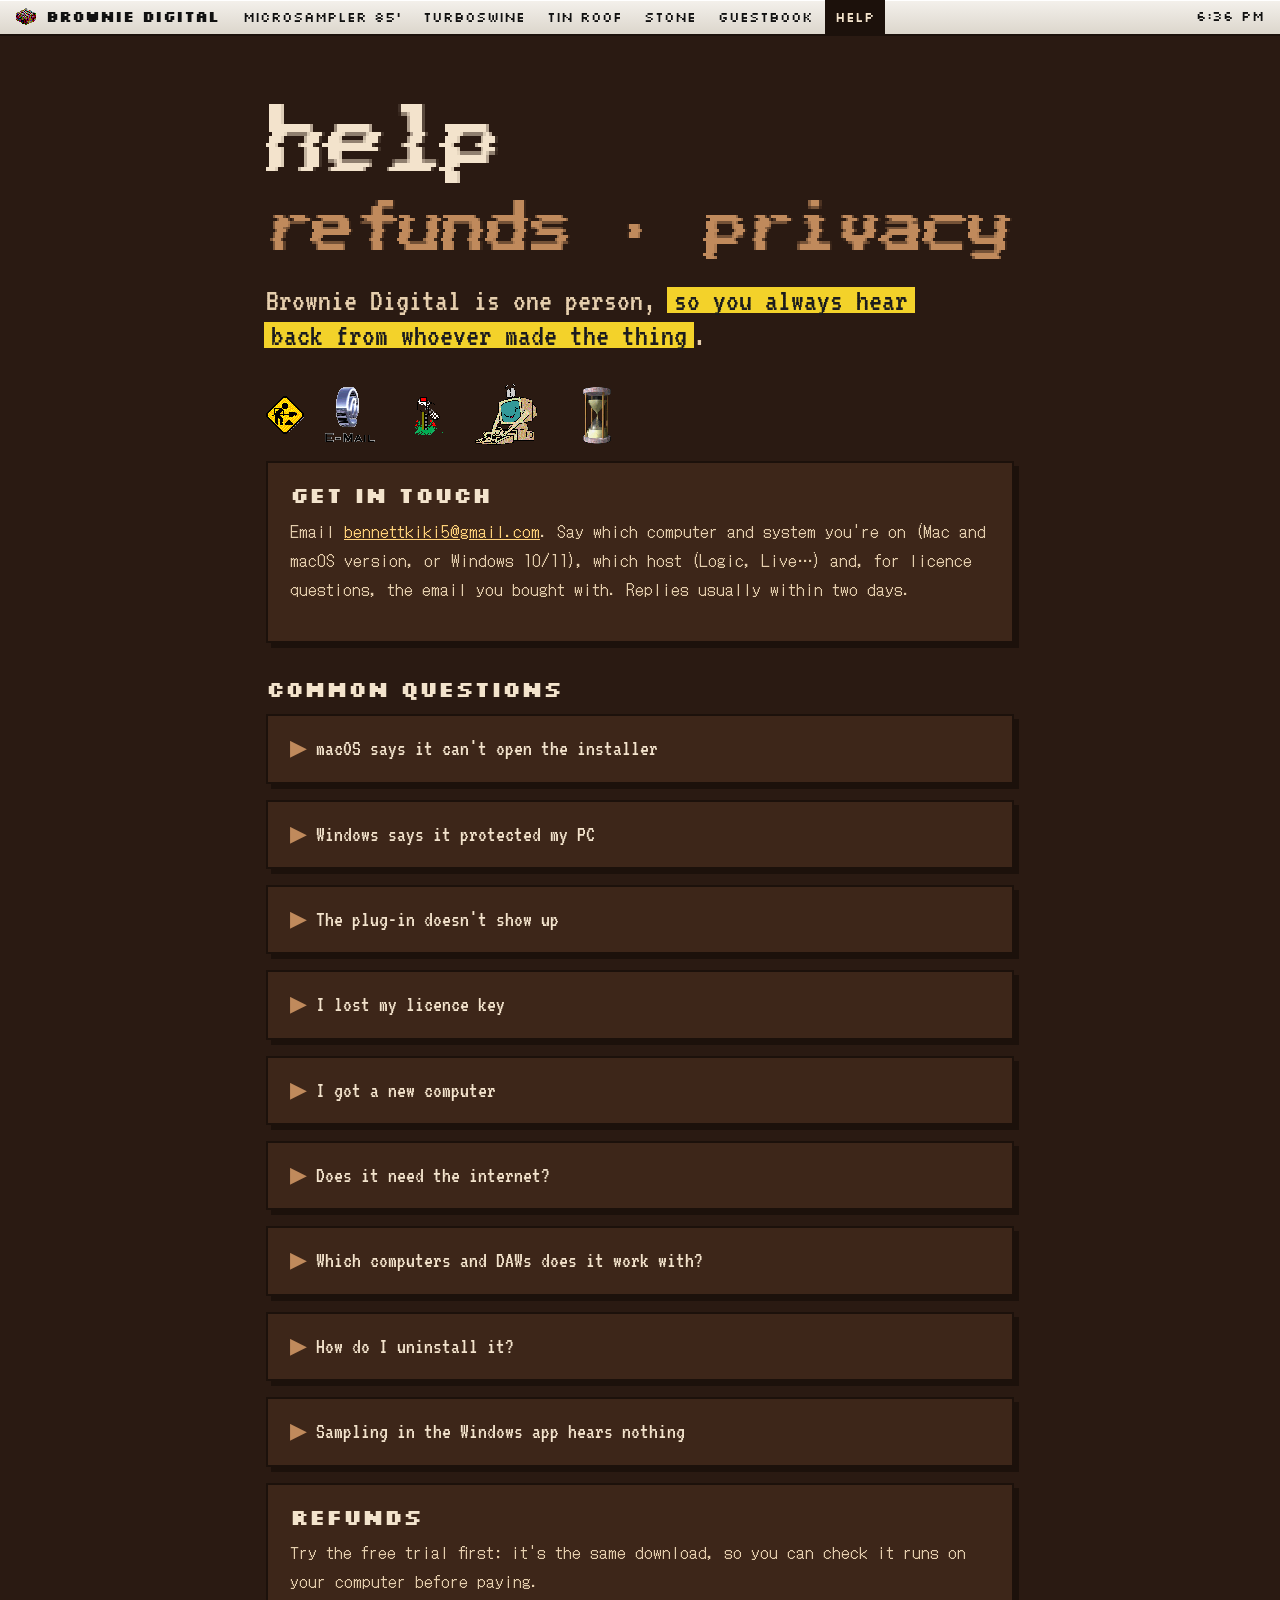
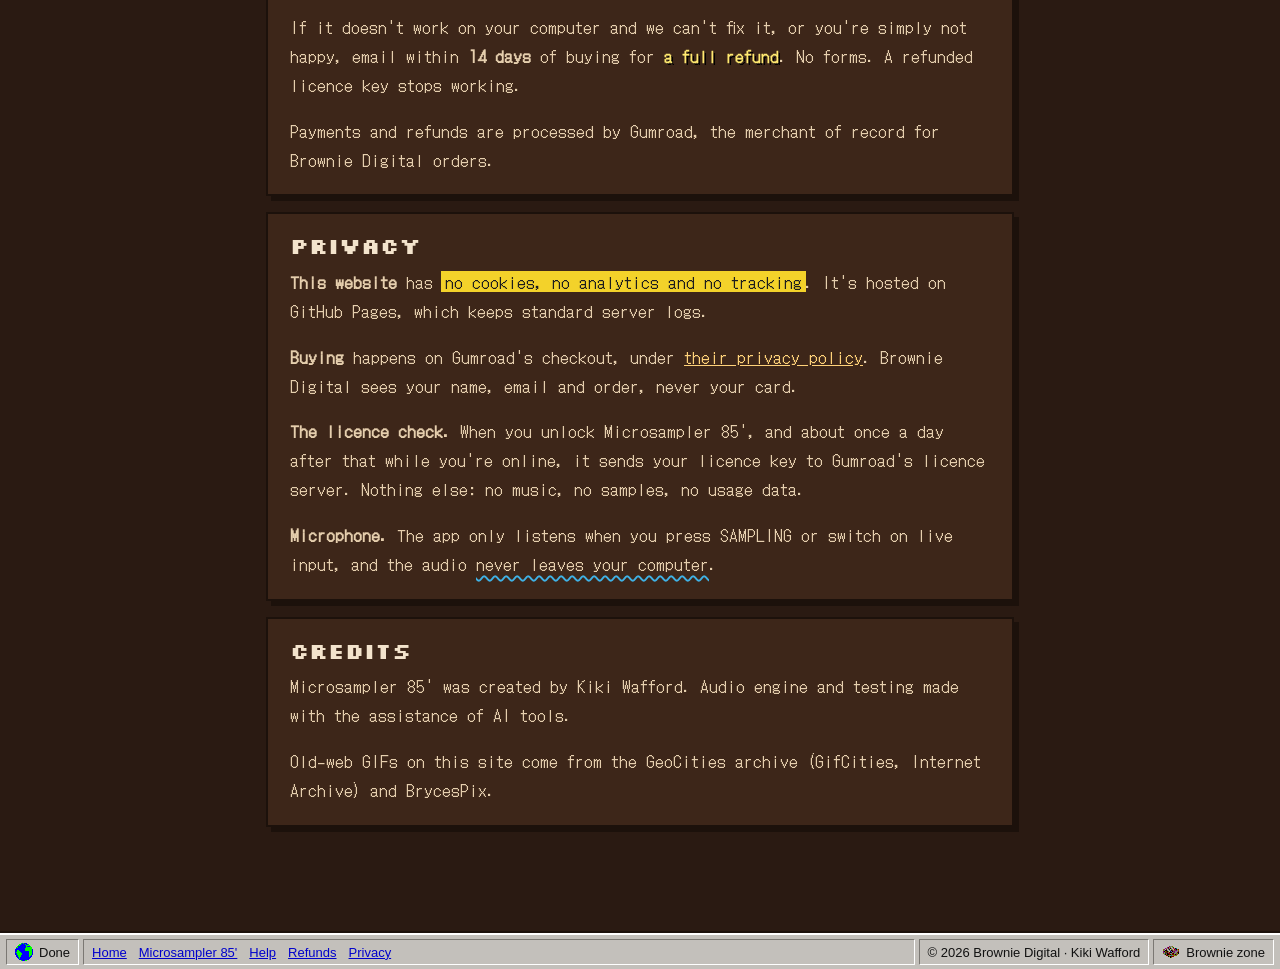
<file: support/index.html>
<!doctype html>
<html lang="en">
<head>
<meta charset="utf-8">
<meta name="viewport" content="width=device-width, initial-scale=1">
<title>Brownie Digital Help</title>
<meta name="description" content="Help, refunds, privacy and credits for Brownie Digital software.">
<link rel="icon" href="../favicon.ico" sizes="48x48">
<link rel="icon" type="image/png" sizes="96x96" href="../img/icon-96.png">
<link rel="icon" type="image/png" sizes="192x192" href="../img/icon-192.png">
<link rel="apple-touch-icon" href="../img/apple-touch-icon.png">
<link rel="preconnect" href="https://fonts.googleapis.com">
<link rel="preconnect" href="https://fonts.gstatic.com" crossorigin>
<link href="https://fonts.googleapis.com/css2?family=DotGothic16&family=Press+Start+2P&family=Silkscreen:wght@400;700&family=VT323&display=swap" rel="stylesheet">
<link rel="stylesheet" href="../style.css?v=12">
<meta property="og:site_name" content="Brownie Digital">
</head>
<body>
<header class="topbar">
  <div class="wrap">
    <a class="mark" href="../"><img src="../img/brownie-dither.png" alt="" width="24" height="24"><span>Brownie Digital</span></a>
    <nav class="nav">
      <a href="../microsampler-85/">Microsampler 85'</a>
      <a href="../turboswine/">TurboSwine</a>
      <a href="../tinroof/">Tin Roof</a>
      <a href="../#stone">STONE</a>
      <a href="../#guestbook">Guestbook</a>
      <a href="../support/" aria-current="page">Help</a>
    </nav>
    <span class="clock" id="clock"></span>
  </div>
</header>

<main class="doc">
  <div class="wrap">
    <h1 data-lofi="0.34" data-sy="1.35" data-tear><span class="ln">help</span><span class="ln" style="color: var(--brown-300)">refunds · privacy</span></h1>
    <p class="lede">Brownie Digital is one person, <span class="fx-mark">so you always hear back from whoever made the thing</span>.</p>
    <div class="gif-row" style="justify-content: flex-start"><img class="gif" src="../img/gif/construction-sign.gif" alt="" loading="lazy"><img class="gif" src="../img/gif/3d-email.gif" alt="" loading="lazy"><img class="gif" src="../img/gif/mailbox-b.gif" alt="" loading="lazy"><img class="gif" src="../img/gif/coputype.gif" alt="" loading="lazy"><img class="gif" src="../img/gif/3d-hourglass.gif" alt="" loading="lazy"></div>

    <div class="card" id="contact">
      <h2>get in touch</h2>
      <p>Email <a href="mailto:bennettkiki5@gmail.com">bennettkiki5@gmail.com</a>. Say which computer and system you're on (Mac and macOS version, or Windows 10/11), which host (Logic, Live…) and, for licence questions, the email you bought with. Replies usually within two days.</p>
    </div>

    <h2 class="sub">common questions</h2>
    <details class="card"><summary>macOS says it can't open the installer</summary><p>Expected: Brownie Digital isn't in Apple's paid developer programme. Click Done, open System Settings › Privacy &amp; Security, scroll to Security and click <b>Open Anyway</b> next to the installer's name. Only once.</p></details>
    <details class="card"><summary>Windows says it protected my PC</summary><p>Also expected: Brownie Digital doesn't have a paid code-signing certificate. In the blue box, click <b>More info</b>, then <b>Run anyway</b>. Only once.</p></details>
    <details class="card"><summary>The plug-in doesn't show up</summary><p>Logic Pro › Settings › Plug-in Manager, select Brownie Digital, click "Reset &amp; Rescan Selection". In other DAWs, rescan plug-ins (VST3 folder: /Library/Audio/Plug-Ins/VST3 on a Mac, C:\Program Files\Common Files\VST3 on Windows).</p></details>
    <details class="card"><summary>I lost my licence key</summary><p>It's in your purchase email from Gumroad, and always in your <a href="https://gumroad.com/library">Gumroad library</a> (sign in with the email you bought with): open Microsampler 85' and the key is on that page.</p></details>
    <details class="card"><summary>I got a new computer</summary><p>One key unlocks 3 computers, Mac or Windows. If you've used all three, email and I'll free them up.</p></details>
    <details class="card"><summary>Does it need the internet?</summary><p>Only to unlock, and for a quick licence check now and then. Offline it keeps working for 30 days at a time.</p></details>
    <details class="card"><summary>Which computers and DAWs does it work with?</summary><p>Apple Silicon Macs on macOS 11 Big Sur or newer, Intel Macs on macOS 10.11 El Capitan or newer, and 64-bit Windows 10 or 11. It installs as AU (Logic, GarageBand; Mac only), VST3 (Ableton Live, FL Studio, Bitwig, Cubase, Studio One, REAPER…) and LV2 (REAPER, Ardour), plus a stand-alone app. No Pro Tools (AAX) for now. Try the free trial first to check it on your setup.</p></details>
    <details class="card"><summary>How do I uninstall it?</summary><p>Delete "Microsampler 85.component" and "Microsampler 85 FX.component" from /Library/Audio/Plug-Ins/Components, the two ".vst3" files from /Library/Audio/Plug-Ins/VST3, the two ".lv2" folders from /Library/Audio/Plug-Ins/LV2, and the app from /Applications. On Windows: Settings › Apps › Installed apps › Microsampler 85' › Uninstall.</p></details>
    <details class="card"><summary>Sampling in the Windows app hears nothing</summary><p>Windows Settings › Privacy &amp; security › Microphone: make sure microphone access and "Let desktop apps access your microphone" are on. Then pick your input in the app's audio settings.</p></details>

    <div class="card" id="refunds">
      <h2>refunds</h2>
      <p>Try the free trial first: it's the same download, so you can check it runs on your computer before paying.</p>
      <p>If it doesn't work on your computer and we can't fix it, or you're simply not happy, email within <b>14 days</b> of buying for <span class="fx-pop">a full refund</span>. No forms. A refunded licence key stops working.</p>
      <p style="margin: 0">Payments and refunds are processed by Gumroad, the merchant of record for Brownie Digital orders.</p>
    </div>

    <div class="card" id="privacy">
      <h2>privacy</h2>
      <p><b>This website</b> has <span class="fx-mark">no cookies, no analytics and no tracking</span>. It's hosted on GitHub Pages, which keeps standard server logs.</p>
      <p><b>Buying</b> happens on Gumroad's checkout, under <a href="https://gumroad.com/privacy">their privacy policy</a>. Brownie Digital sees your name, email and order, never your card.</p>
      <p><b>The licence check.</b> When you unlock Microsampler 85', and about once a day after that while you're online, it sends your licence key to Gumroad's licence server. Nothing else: no music, no samples, no usage data.</p>
      <p style="margin: 0"><b>Microphone.</b> The app only listens when you press SAMPLING or switch on live input, and the audio <span class="fx-wave">never leaves your computer</span>.</p>
    </div>

    <div class="card" id="credits">
      <h2>credits</h2>
      <p>Microsampler 85' was created by Kiki Wafford. Audio engine and testing made with the assistance of AI tools.</p>
      <p style="margin: 0">Old-web GIFs on this site come from the GeoCities archive (GifCities, Internet Archive) and BrycesPix.</p>
    </div>
  </div>
</main>

<footer class="site">
  <div class="wrap">
    <span class="cell"><img src="../img/gif/Globe_Spinning.gif" alt="" width="18" height="18">Done</span>
    <span class="cell grow"><nav><a href="../">Home</a><a href="../microsampler-85/">Microsampler 85'</a><a href="../support/">Help</a><a href="../support/#refunds">Refunds</a><a href="../support/#privacy">Privacy</a></nav></span>
    <span class="cell">© 2026 Brownie Digital · Kiki Wafford</span>
    <span class="cell zone"><img src="../img/brownie-dither.png" alt="" width="18" height="18">Brownie zone</span>
  </div>
</footer>
<script src="../js/site.js?v=7" defer></script>
</body>
</html>
</file>
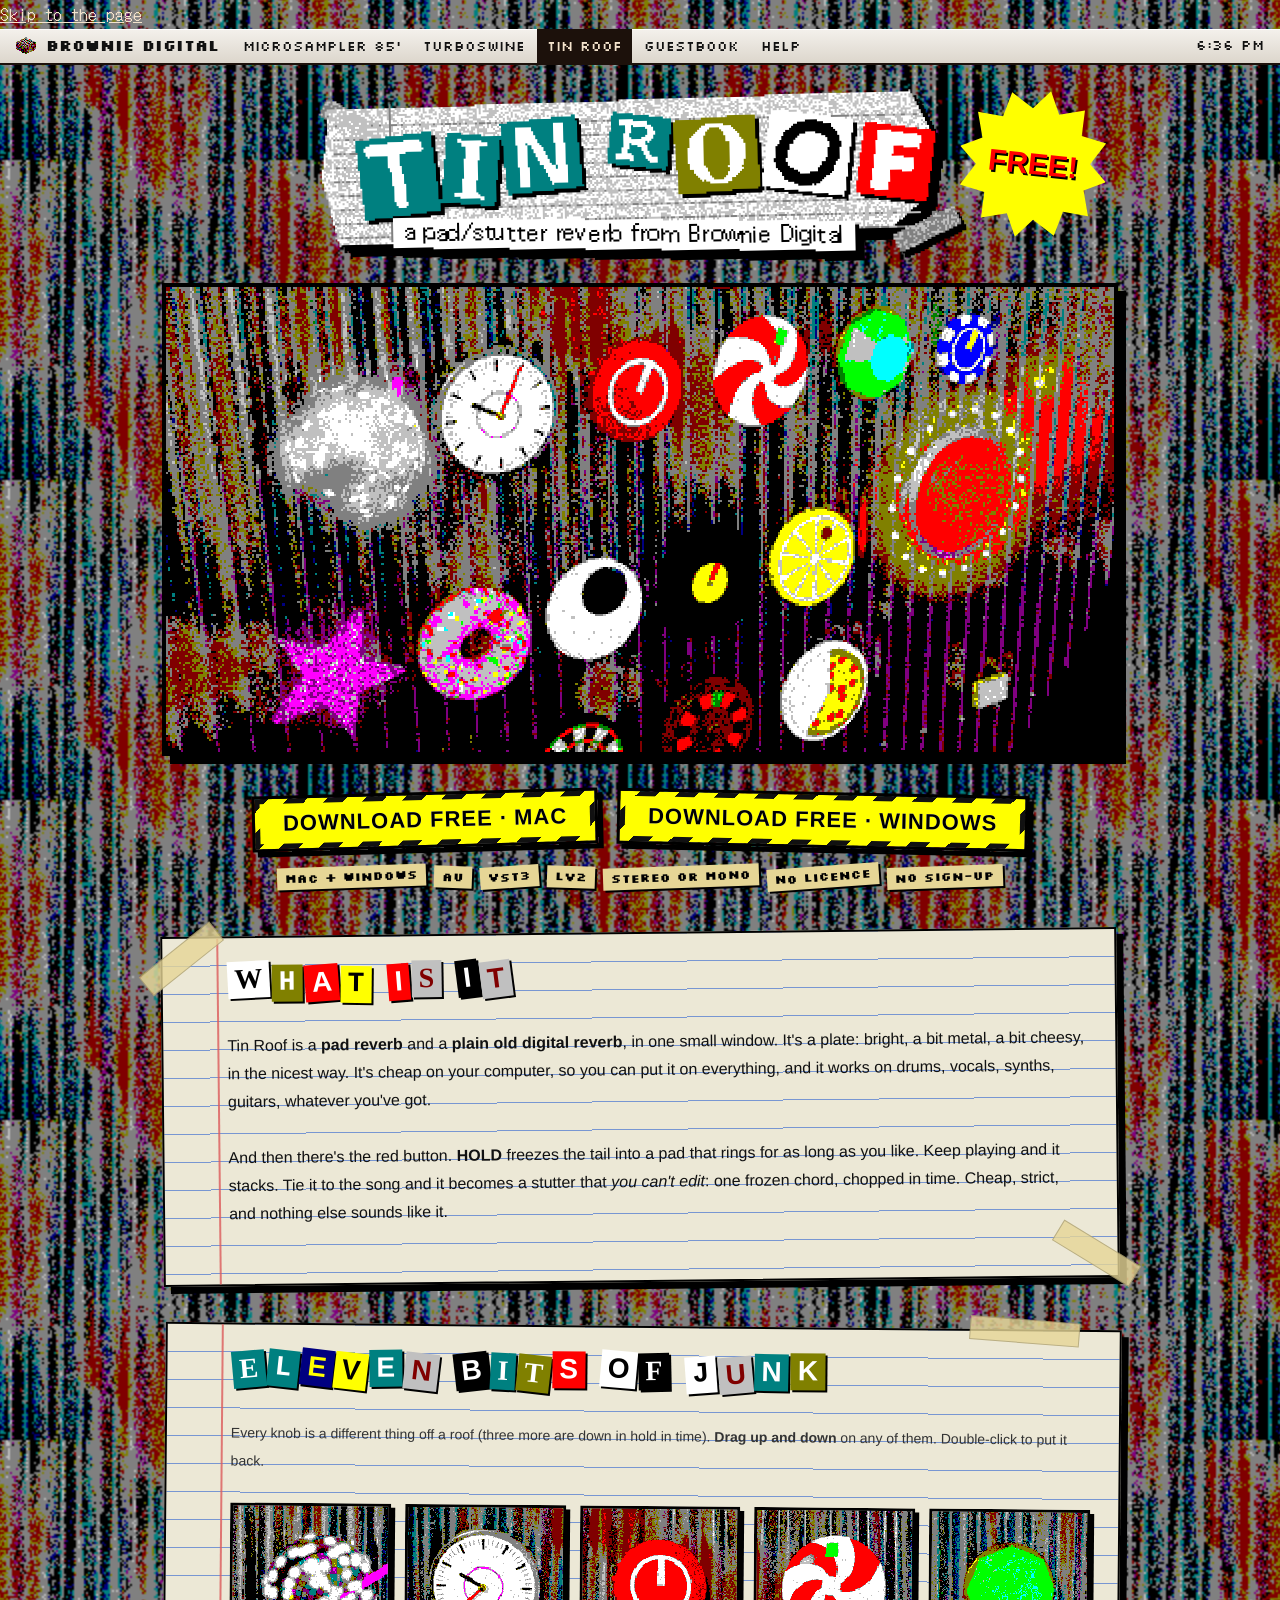
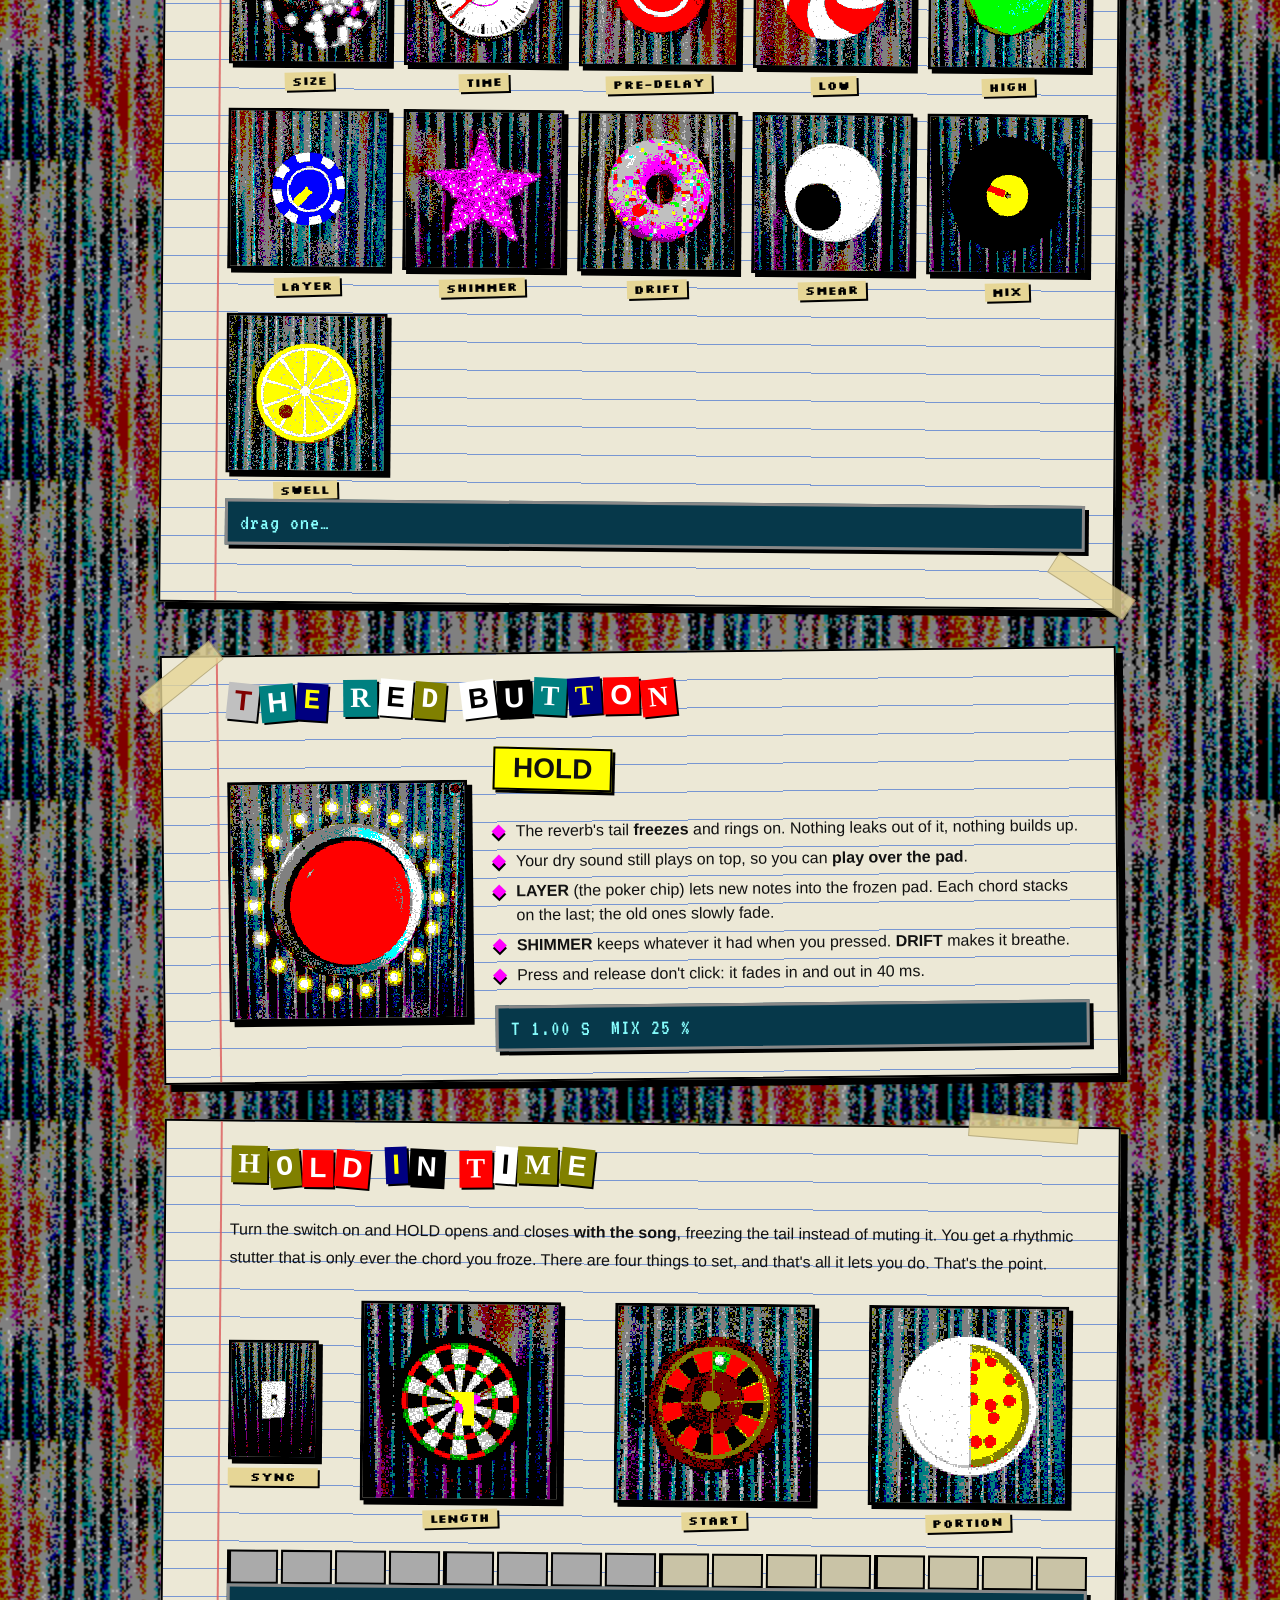
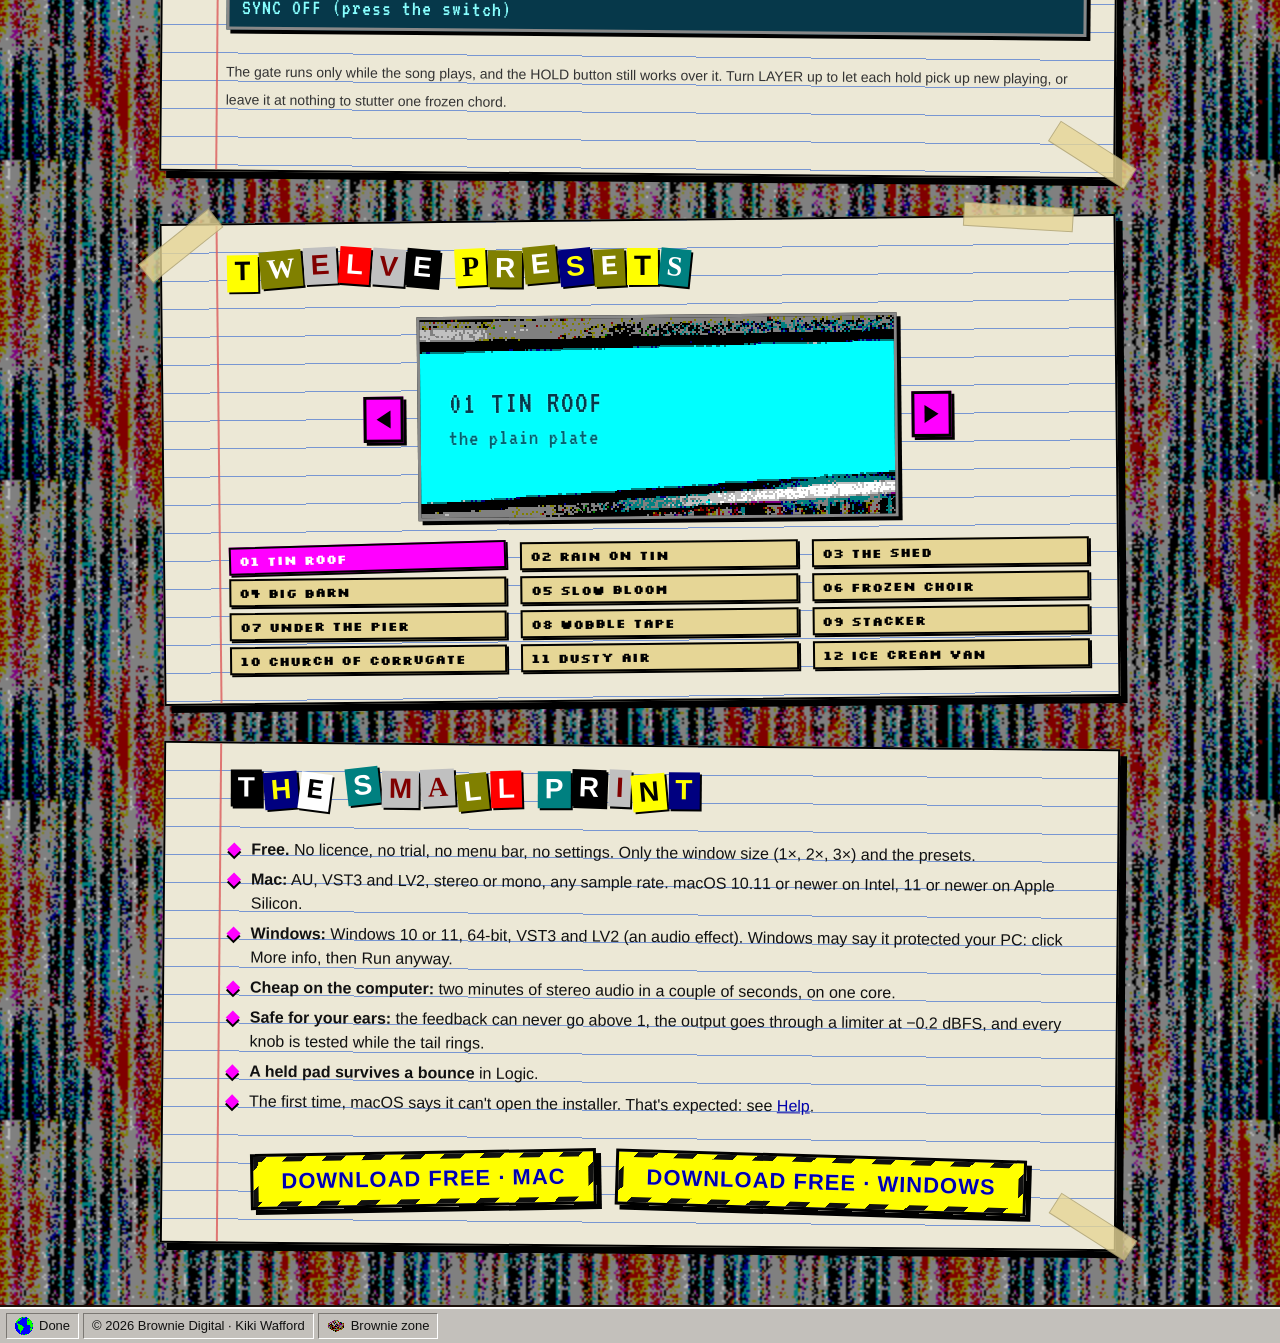
<file: tinroof/index.html>
<!doctype html>
<html lang="en">
<head>
<meta charset="utf-8">
<meta name="viewport" content="width=device-width, initial-scale=1">
<title>Tin Roof</title>
<meta name="description" content="Tin Roof by Brownie Digital: a free pad and stutter reverb for Mac and Windows. A cheesy, cheap-on-CPU plate reverb with a HOLD button that freezes the tail, and a gate that turns it into a stutter you can't edit.">
<meta property="og:title" content="Tin Roof">
<meta property="og:description" content="A free pad and stutter reverb. Fourteen bits of junk on a tin roof, and a big red HOLD button.">
<meta property="og:image" content="https://uncleacid1.github.io/tinroof/img/logo@3x.png">
<link rel="icon" type="image/png" sizes="96x96" href="../img/icon-96.png">
<link rel="preconnect" href="https://fonts.googleapis.com">
<link rel="preconnect" href="https://fonts.gstatic.com" crossorigin>
<link href="https://fonts.googleapis.com/css2?family=DotGothic16&family=Press+Start+2P&family=Silkscreen:wght@400;700&family=VT323&display=swap" rel="stylesheet">
<link rel="stylesheet" href="../style.css?v=28">
<link rel="stylesheet" href="tinroof.css?v=1">
</head>
<body>
<a class="skip" href="#main">Skip to the page</a>
<header class="topbar">
  <div class="wrap">
    <a class="mark" href="../"><img src="../img/brownie-dither.png" alt="" width="24" height="24"><span>Brownie Digital</span></a>
    <nav class="nav">
      <a href="../microsampler-85/">Microsampler 85'</a>
      <a href="../turboswine/">TurboSwine</a>
      <a href="./" aria-current="page">Tin Roof</a>
      <a href="../#guestbook">Guestbook</a>
      <a href="../support/">Help</a>
    </nav>
    <span class="clock" id="clock"></span>
  </div>
</header>

<main id="main" class="tr">
  <!-- 1. the top of the roof -->
  <section class="top">
    <h1 class="logo"><img src="img/logo@3x.png" alt="Tin Roof: a pad/stutter reverb from Brownie Digital" width="990" height="270"></h1>
    <div class="burst" aria-hidden="true"><span>FREE!</span></div>
    <div class="roofpic"><img src="img/roof.png" alt="A corrugated tin roof seen at an angle, covered in junk: a disco ball, a kitchen clock, a bottle cap, a peppermint, a glitter star, a donut, a record, a lemon slice and a dartboard, with a big red button ringed in bulbs" width="440" height="216"></div>
    <div class="cta">
      <a class="hazard" id="dl" href="https://github.com/UncleAcid1/UncleAcid1.github.io/releases/latest/download/Tin-Roof.pkg">DOWNLOAD FREE · MAC</a> <a class="hazard win" href="https://github.com/UncleAcid1/UncleAcid1.github.io/releases/latest/download/Tin-Roof-Windows.exe">DOWNLOAD FREE · WINDOWS</a>
      <p class="chips"><b>MAC + WINDOWS</b><b>AU</b><b>VST3</b><b>LV2</b><b>stereo or mono</b><b>no licence</b><b>no sign-up</b></p>
    </div>
  </section>

  <!-- 2. what it is -->
  <section class="paper tilt-l" id="what">
    <span class="tape t1"></span><span class="tape t2"></span>
    <h2 class="ransom">what is it</h2>
    <p>Tin Roof is a <b>pad reverb</b> and a <b>plain old digital reverb</b>, in one small window. It's a plate: bright, a bit metal, a bit cheesy, in the nicest way. It's cheap on your computer, so you can put it on everything, and it works on drums, vocals, synths, guitars, whatever you've got.</p>
    <p>And then there's the red button. <b>HOLD</b> freezes the tail into a pad that rings for as long as you like. Keep playing and it stacks. Tie it to the song and it becomes a stutter that <i>you can't edit</i>: one frozen chord, chopped in time. Cheap, strict, and nothing else sounds like it.</p>
  </section>

  <!-- 3. the junk -->
  <section class="paper tilt-r" id="junk">
    <span class="tape t3"></span><span class="tape t2"></span>
    <h2 class="ransom">eleven bits of junk</h2>
    <p class="aside">Every knob is a different thing off a roof (three more are down in hold in time). <b>Drag up and down</b> on any of them. Double-click to put it back.</p>
    <div class="grid" id="grid"></div>
    <p class="readout" id="grid-read" aria-live="polite">&nbsp;</p>
  </section>

  <!-- 4. HOLD -->
  <section class="paper tilt-l hold" id="hold">
    <span class="tape t1"></span>
    <h2 class="ransom">the red button</h2>
    <div class="holdrow">
      <button class="bigred" id="bigred" aria-pressed="false" aria-label="HOLD: press to light it">
        <img class="off" src="img/hold0.png" alt="" width="200" height="200"><img class="on" src="img/hold1.png" alt="" width="200" height="200">
      </button>
      <div>
        <p class="tapelabel">HOLD</p>
        <ul class="ticks">
          <li>The reverb's tail <b>freezes</b> and rings on. Nothing leaks out of it, nothing builds up.</li>
          <li>Your dry sound still plays on top, so you can <b>play over the pad</b>.</li>
          <li><b>LAYER</b> (the poker chip) lets new notes into the frozen pad. Each chord stacks on the last; the old ones slowly fade.</li>
          <li><b>SHIMMER</b> keeps whatever it had when you pressed. <b>DRIFT</b> makes it breathe.</li>
          <li>Press and release don't click: it fades in and out in 40 ms.</li>
        </ul>
        <p class="lcd" id="lcd-hold">T 1.00 S &nbsp;MIX 25 %</p>
      </div>
    </div>
  </section>

  <!-- 5. hold in time -->
  <section class="paper tilt-r" id="gate">
    <span class="tape t3"></span><span class="tape t2"></span>
    <h2 class="ransom">hold in time</h2>
    <p>Turn the switch on and HOLD opens and closes <b>with the song</b>, freezing the tail instead of muting it. You get a rhythmic stutter that is only ever the chord you froze. There are four things to set, and that's all it lets you do. That's the point.</p>
    <div class="gaterow">
      <button class="sw" id="swc" aria-pressed="false" aria-label="SYNC: switch the gate on"><img class="off" src="img/sync0.png" alt="" width="90" height="120"><img class="on" src="img/sync1.png" alt="" width="90" height="120"><span class="lab">SYNC</span></button>
      <div class="grid g3" id="gategrid"></div>
    </div>
    <div class="steps" id="steps" aria-label="One cycle in sixteenths, the held ones lit"></div>
    <p class="lcd" id="lcd-gate">SYNC OFF</p>
    <p class="aside">The gate runs only while the song plays, and the HOLD button still works over it. Turn LAYER up to let each hold pick up new playing, or leave it at nothing to stutter one frozen chord.</p>
  </section>

  <!-- 6. presets -->
  <section class="paper tilt-l" id="presets">
    <span class="tape t1"></span><span class="tape t3"></span>
    <h2 class="ransom">twelve presets</h2>
    <div class="screen">
      <button class="arrow" id="pprev" aria-label="Previous preset"></button>
      <div class="lcdpic"><img src="img/lcd.png" alt="" width="240" height="100"><div class="lcdtext"><span id="pname">01 TIN ROOF</span><span id="pdesc">the plain plate</span></div></div>
      <button class="arrow" id="pnext" aria-label="Next preset"></button>
    </div>
    <ol class="plist" id="plist"></ol>
  </section>

  <!-- 7. details -->
  <section class="paper tilt-r" id="details">
    <span class="tape t2"></span>
    <h2 class="ransom">the small print</h2>
    <ul class="ticks">
      <li><b>Free.</b> No licence, no trial, no menu bar, no settings. Only the window size (1×, 2×, 3×) and the presets.</li>
      <li><b>Mac:</b> AU, VST3 and LV2, stereo or mono, any sample rate. macOS 10.11 or newer on Intel, 11 or newer on Apple Silicon.</li>
      <li><b>Windows:</b> Windows 10 or 11, 64-bit, VST3 and LV2 (an audio effect). Windows may say it protected your PC: click More info, then Run anyway.</li>
      <li><b>Cheap on the computer:</b> two minutes of stereo audio in a couple of seconds, on one core.</li>
      <li><b>Safe for your ears:</b> the feedback can never go above 1, the output goes through a limiter at −0.2 dBFS, and every knob is tested while the tail rings.</li>
      <li><b>A held pad survives a bounce</b> in Logic.</li>
      <li>The first time, macOS says it can't open the installer. That's expected: see <a href="../support/">Help</a>.</li>
    </ul>
    <div class="cta"><a class="hazard" href="https://github.com/UncleAcid1/UncleAcid1.github.io/releases/latest/download/Tin-Roof.pkg">DOWNLOAD FREE · MAC</a> <a class="hazard win" href="https://github.com/UncleAcid1/UncleAcid1.github.io/releases/latest/download/Tin-Roof-Windows.exe">DOWNLOAD FREE · WINDOWS</a></div>
  </section>
</main>

<footer class="site">
  <div class="wrap">
    <span class="cell"><img src="../img/gif/Globe_Spinning.gif" alt="" width="18" height="18">Done</span>
    <span class="cell">© 2026 Brownie Digital · Kiki Wafford</span>
    <span class="cell zone"><img src="../img/brownie-dither.png" alt="" width="18" height="18">Brownie zone</span>
  </div>
</footer>
<script src="../js/site.js?v=8" defer></script>
<script src="tinroof.js?v=1" defer></script>
</body>
</html>
</file>
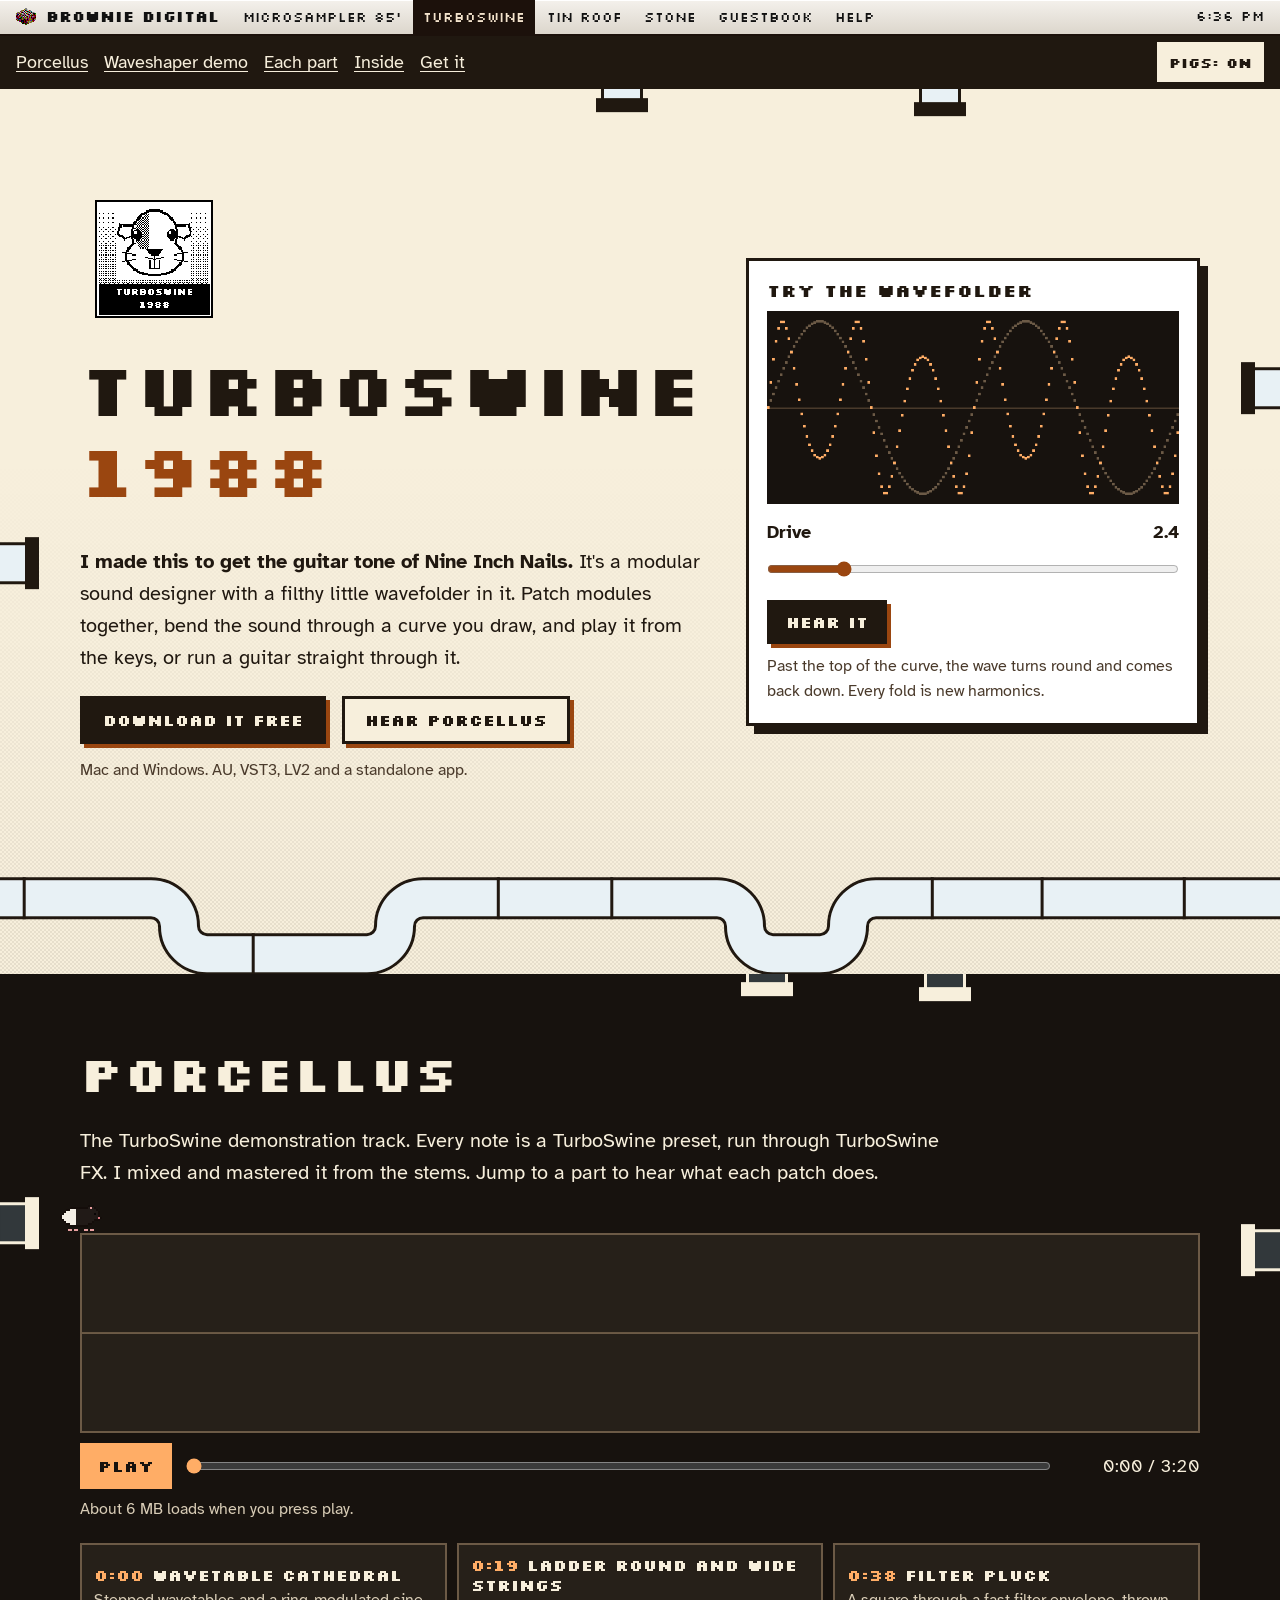
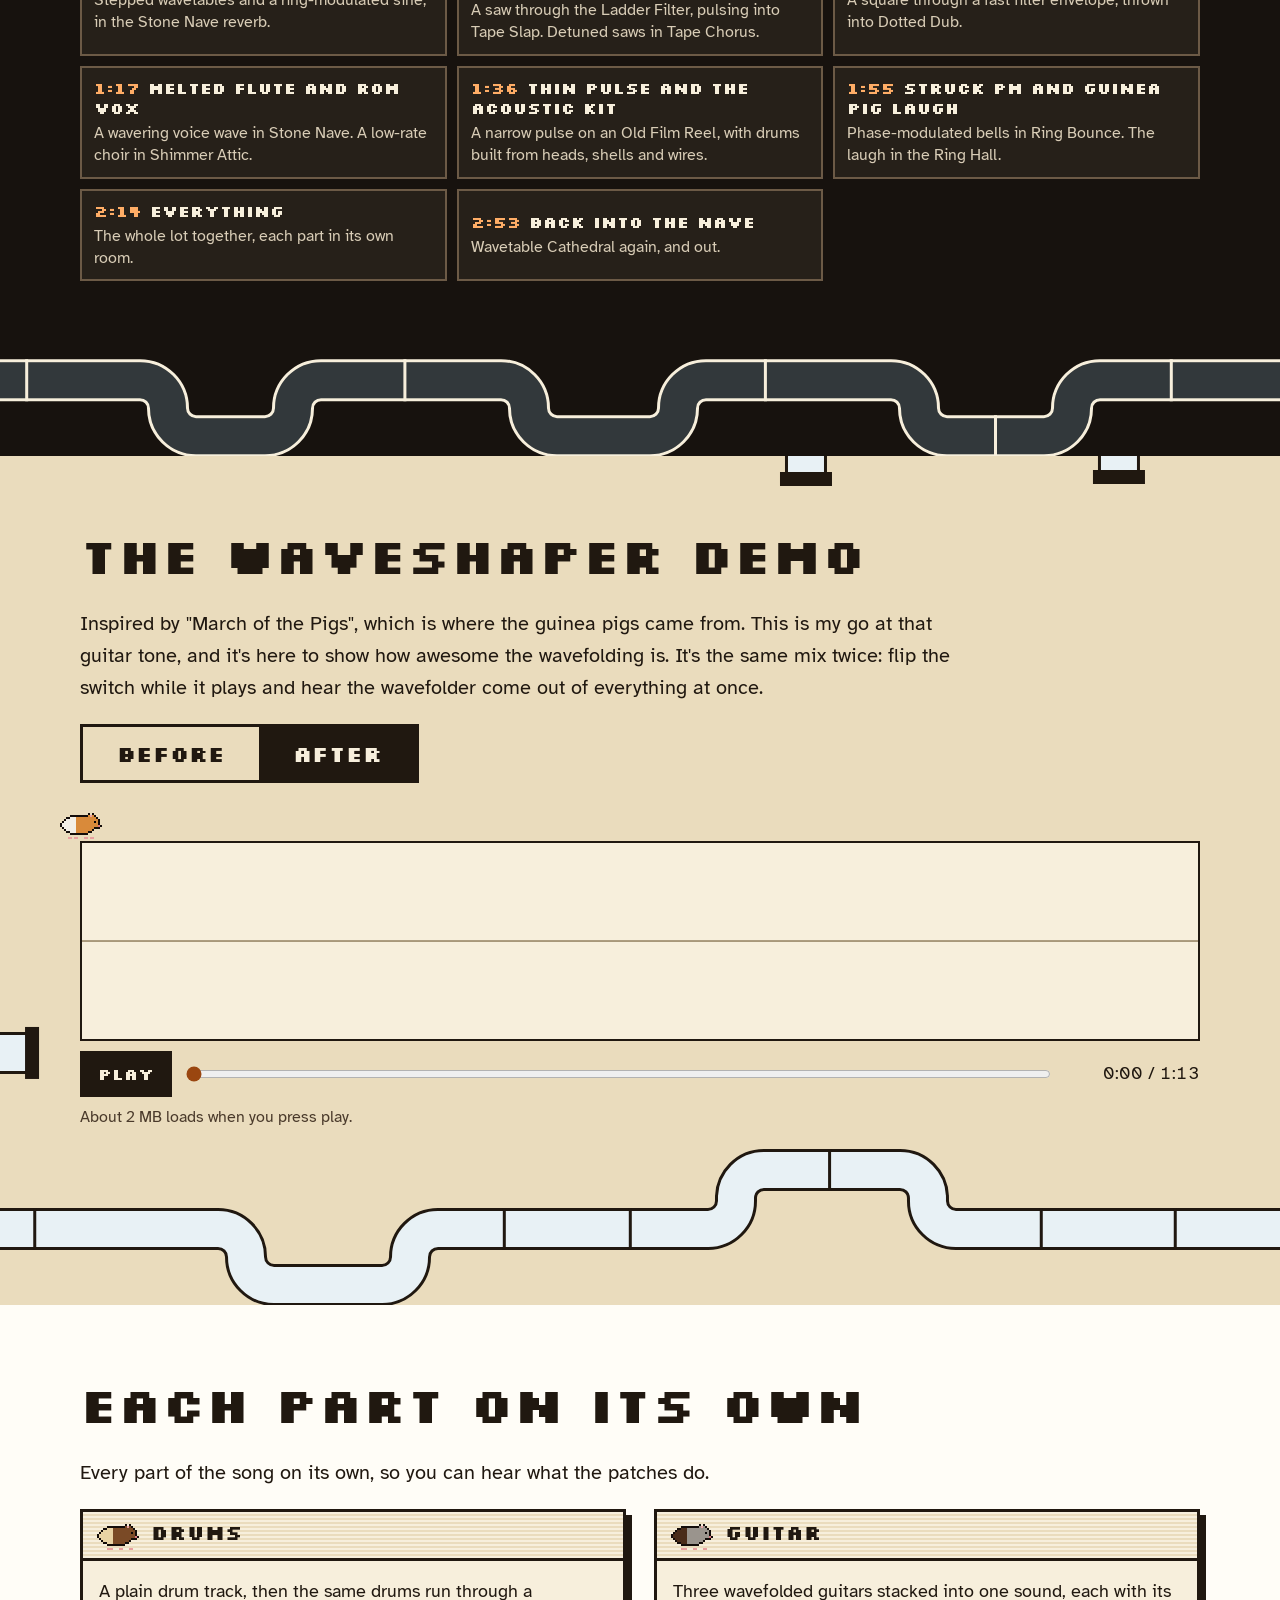
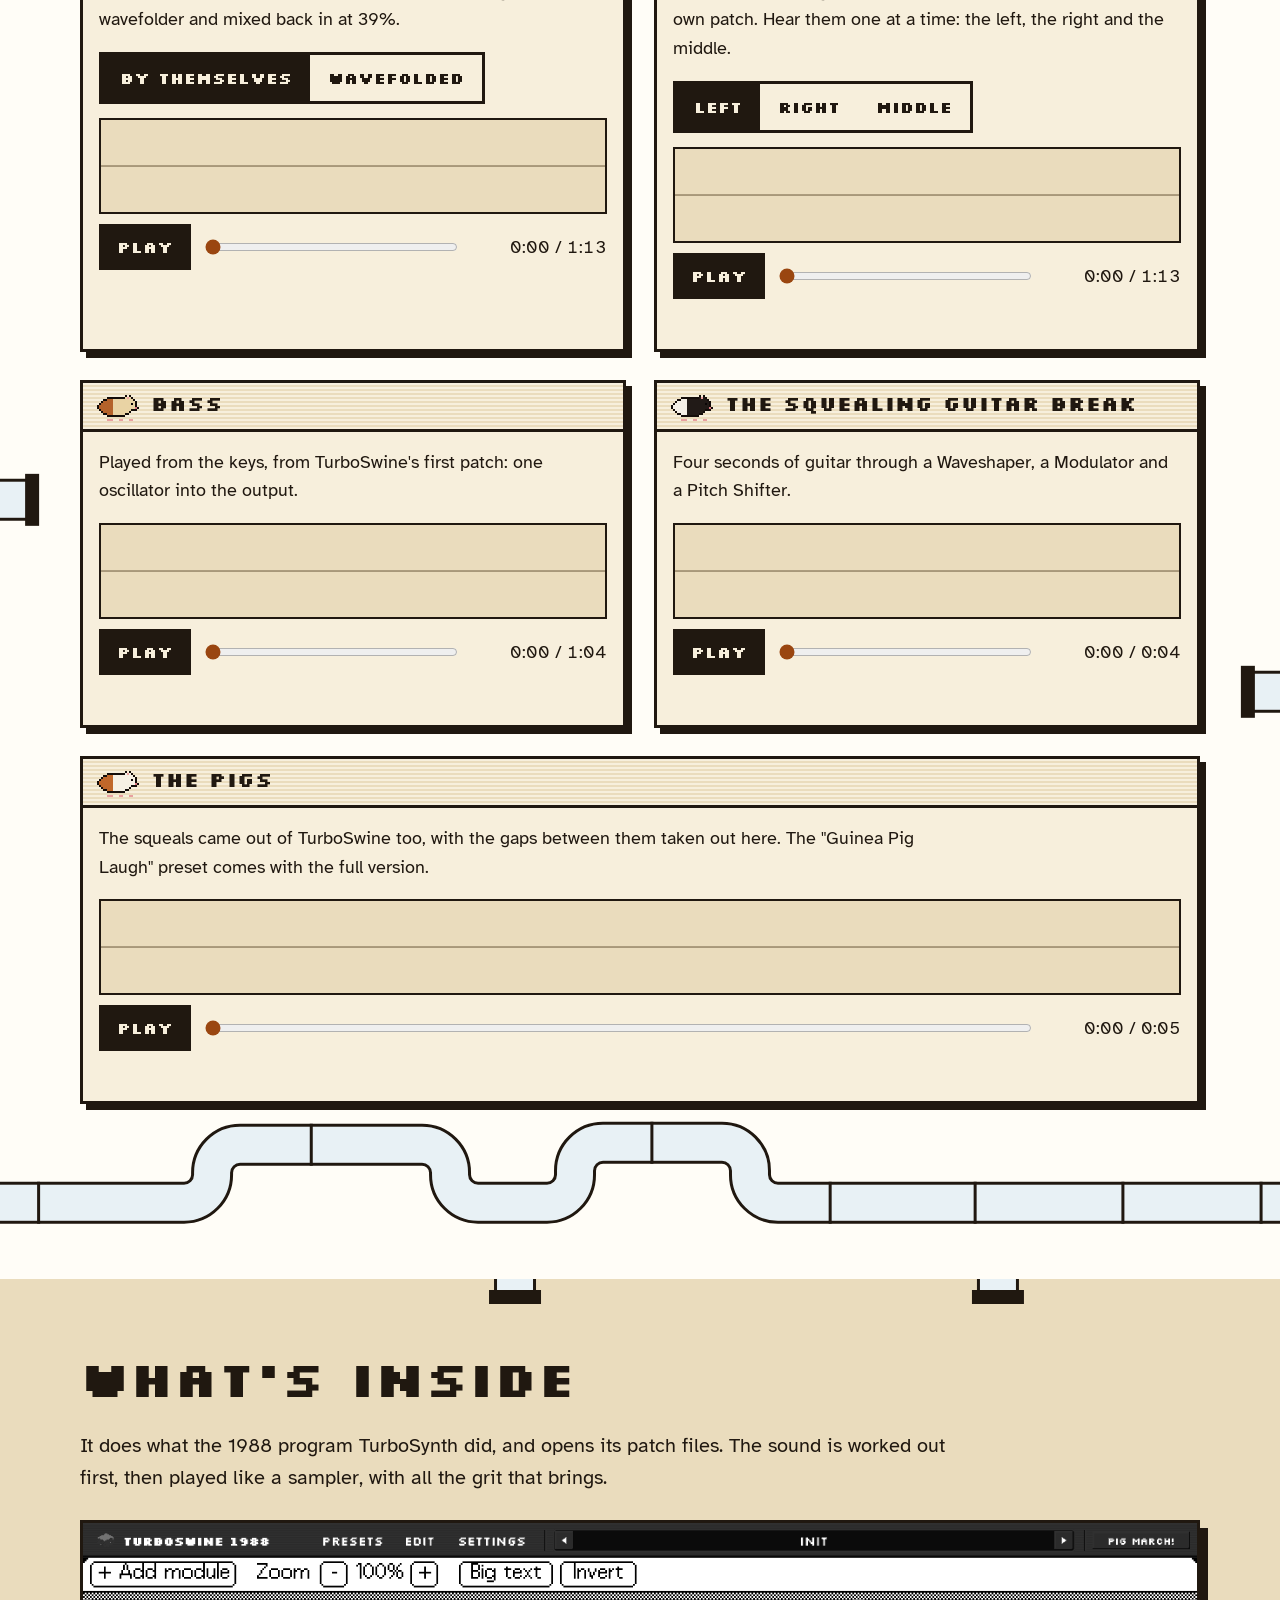
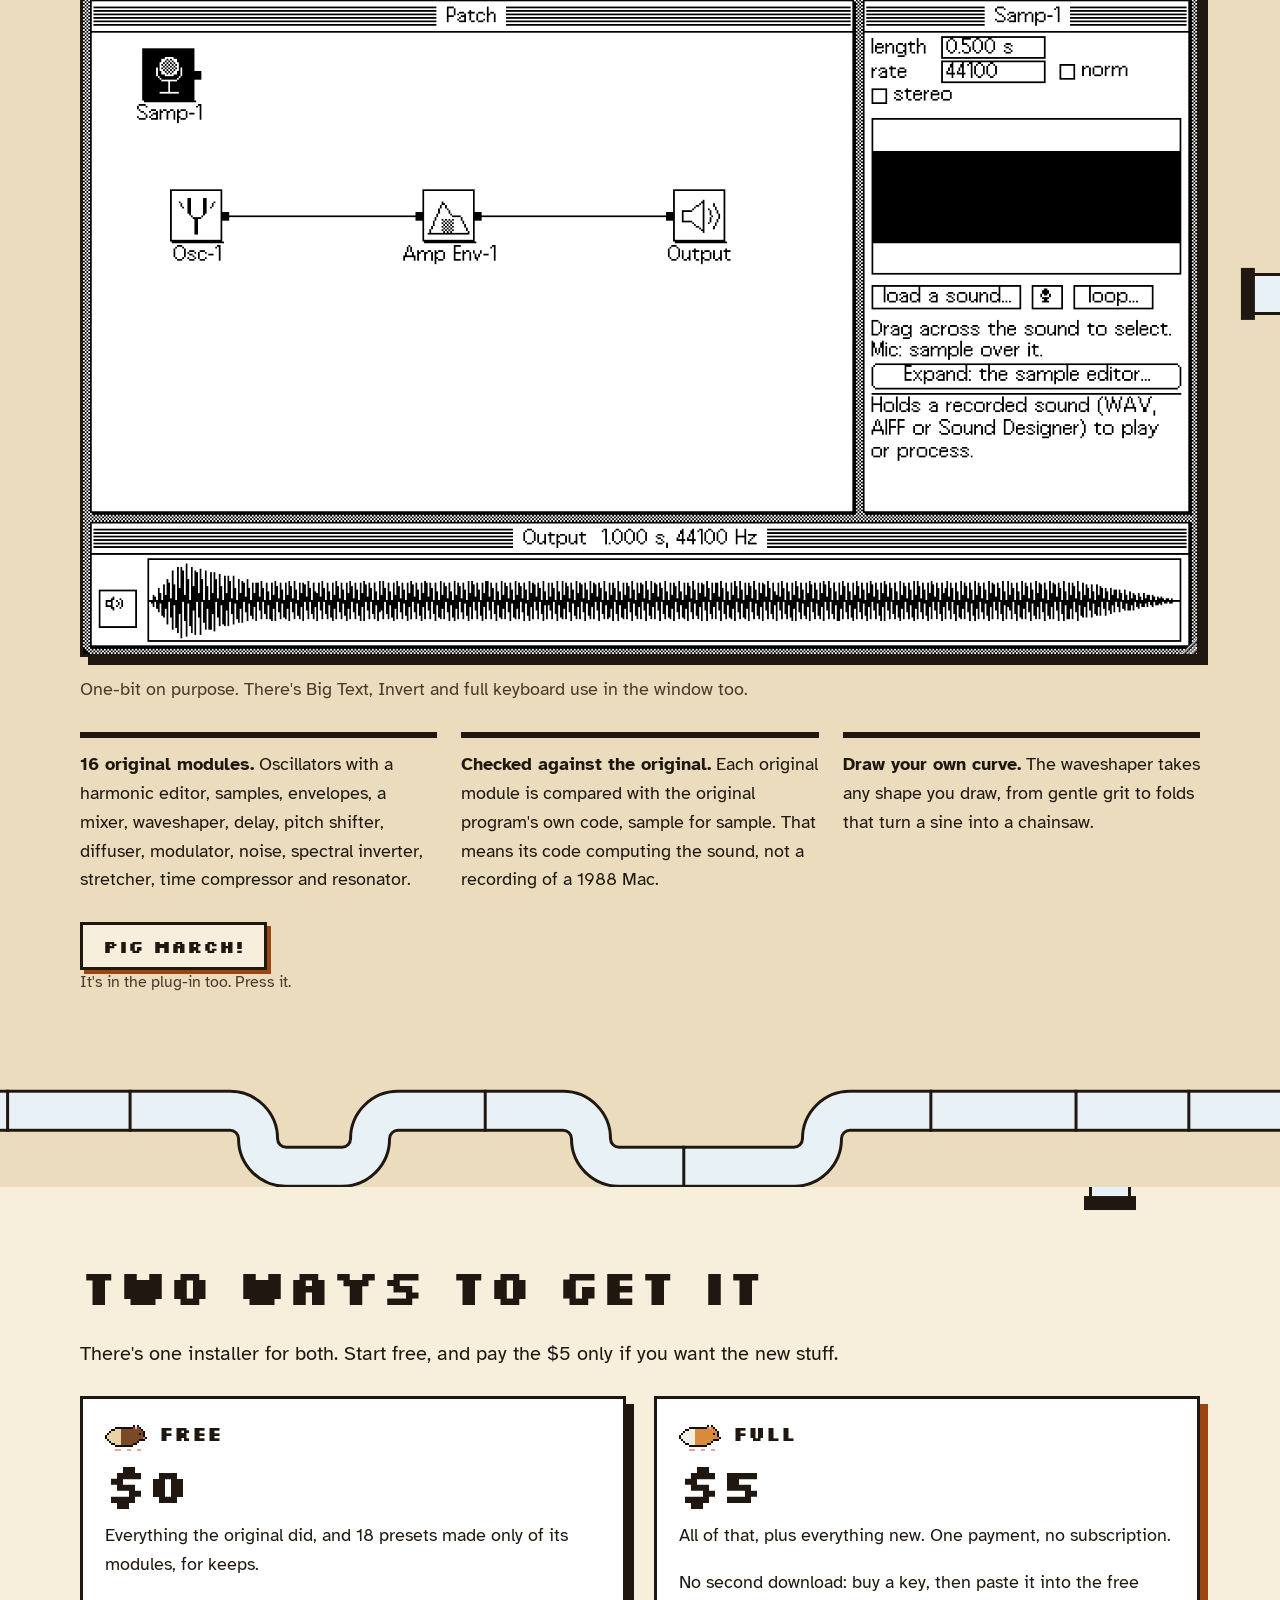
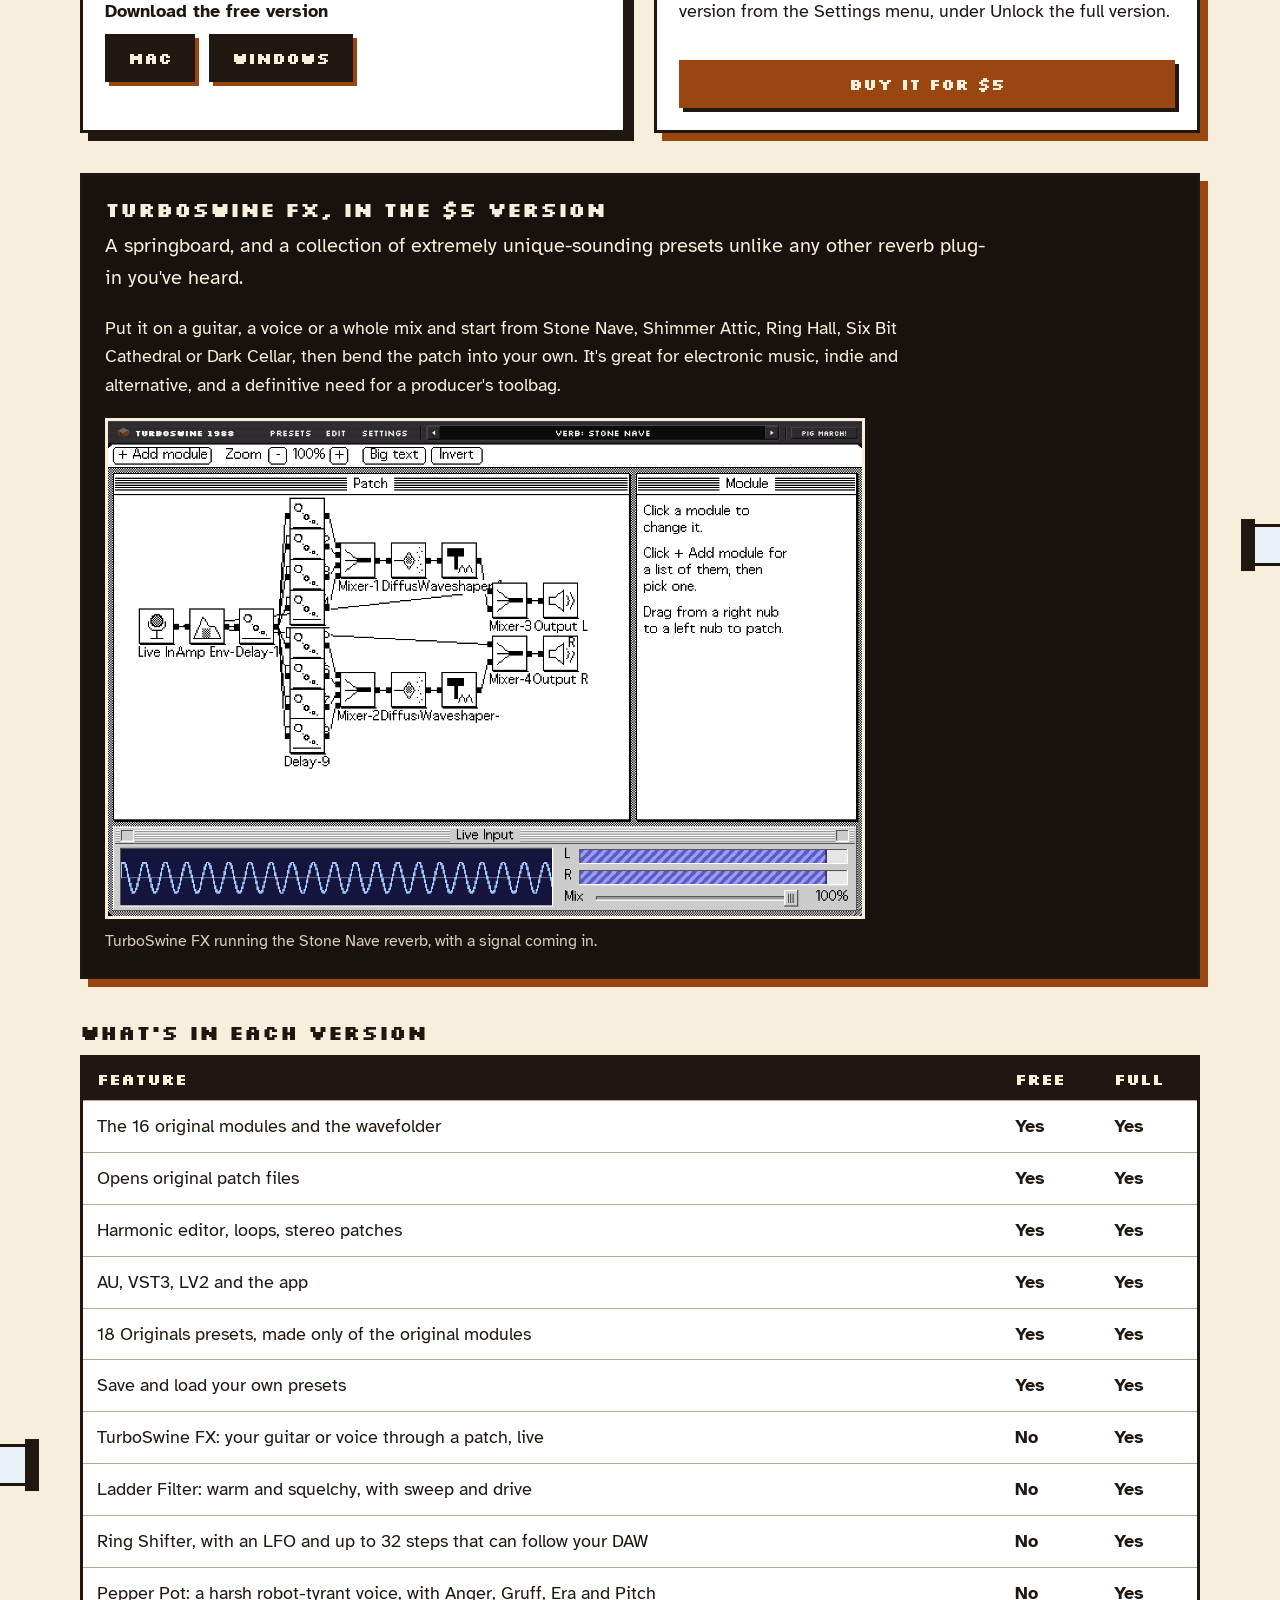
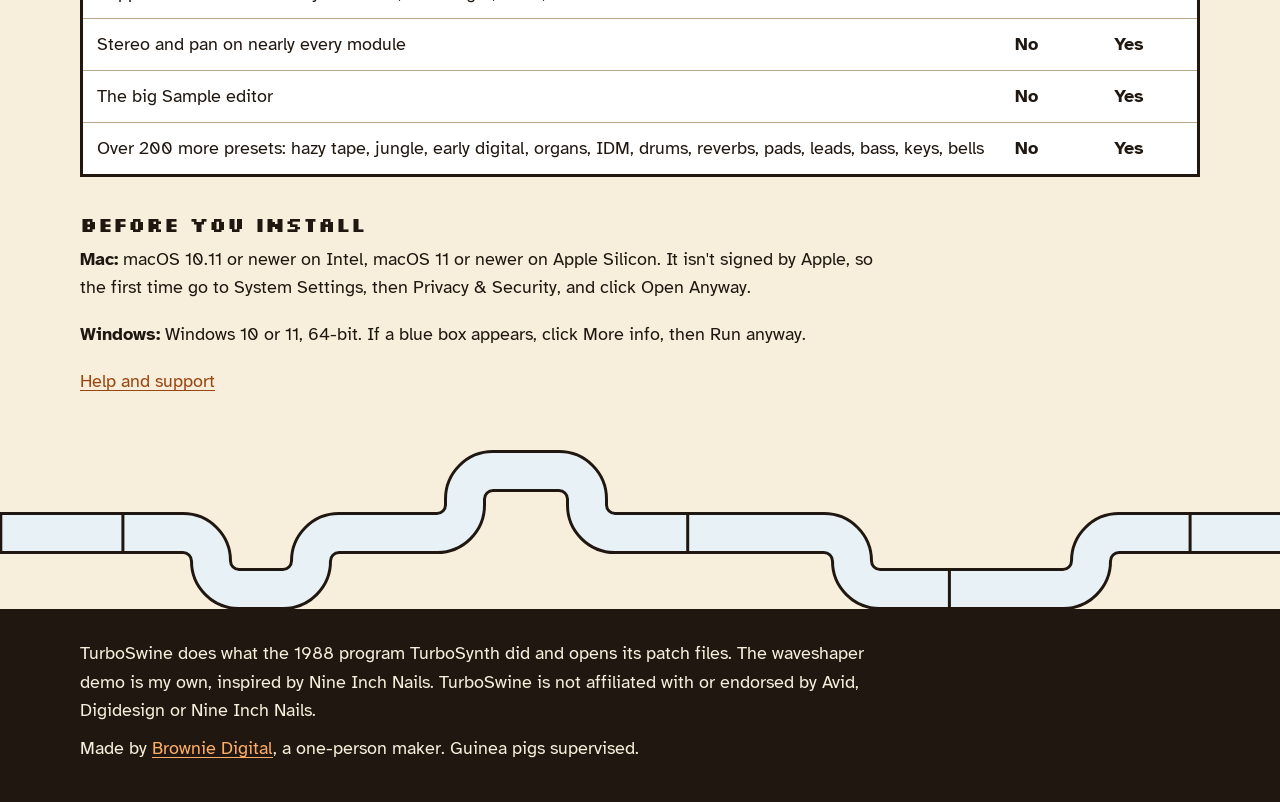
<file: turboswine/index.html>
<!doctype html>
<html lang="en">
<head>
<meta charset="utf-8">
<meta name="viewport" content="width=device-width, initial-scale=1">
<title>TurboSwine 1988</title>
<meta name="description" content="TurboSwine by Brownie Digital: a 1988-style modular sound designer and wavefolder, made to chase the guitar tone of Nine Inch Nails. For Mac and Windows. Free version, or $5 for everything.">
<link rel="icon" type="image/png" sizes="96x96" href="img/icon-96.png">
<link rel="apple-touch-icon" href="img/icon.png">
<link rel="preconnect" href="https://fonts.googleapis.com">
<link rel="preconnect" href="https://fonts.gstatic.com" crossorigin>
<link href="https://fonts.googleapis.com/css2?family=Atkinson+Hyperlegible:ital,wght@0,400;0,700;1,400&family=Silkscreen:wght@400;700&display=swap" rel="stylesheet">
<link rel="stylesheet" href="turboswine.css?v=11">
</head>
<body>
<a class="skip" href="#main">Skip to the page</a>

<header class="topbar">
  <div class="wrap">
    <a class="mark" href="../"><img src="../img/brownie-dither.png" alt="" width="24" height="24"><span>Brownie Digital</span></a>
    <nav class="nav" aria-label="Site">
      <a href="../microsampler-85/">Microsampler 85'</a>
      <a href="./" aria-current="page">TurboSwine</a>
      <a href="../tinroof/">Tin Roof</a>
      <a href="../#stone">STONE</a>
      <a href="../#guestbook">Guestbook</a>
      <a href="../support/">Help</a>
    </nav>
    <span class="clock" id="clock"></span>
  </div>
</header>
<div class="subbar">
  <nav aria-label="This page">
    <a href="#porcellus">Porcellus</a>
    <a href="#song">Waveshaper demo</a>
    <a href="#patches">Each part</a>
    <a href="#inside">Inside</a>
    <a href="#get">Get it</a>
  </nav>
  <button type="button" class="pig-toggle" id="pigToggle" aria-pressed="true">Pigs: on</button>
</div>

<main id="main">

<section data-tubes class="hero" id="top">
  <div class="wrap hero-grid">
    <div>
      <img class="hero-icon" src="img/icon.png" alt="TurboSwine's icon: a guinea pig's face, with buck teeth, in black and white pixels" width="256" height="256">
      <h1>TurboSwine <span>1988</span></h1>
      <p class="lede"><strong>I made this to get the guitar tone of Nine Inch Nails.</strong> It's a modular sound designer with a filthy little wavefolder in it. Patch modules together, bend the sound through a curve you draw, and play it from the keys, or run a guitar straight through it.</p>
      <p class="cta">
        <a class="btn" href="#get">Download it free</a>
        <a class="btn alt" href="#porcellus">Hear Porcellus</a>
      </p>
      <p class="small">Mac and Windows. AU, VST3, LV2 and a standalone app.</p>
    </div>
    <figure class="fold" aria-labelledby="foldTitle">
      <figcaption id="foldTitle">Try the wavefolder</figcaption>
      <canvas id="foldScope" width="640" height="300" role="img" aria-label="A sine wave folding back on itself. The more drive, the more folds."></canvas>
      <label for="foldDrive">Drive <output id="foldOut" for="foldDrive">1.0</output></label>
      <input id="foldDrive" type="range" min="1" max="9" step="0.1" value="2.4">
      <button type="button" class="btn small-btn" id="foldHear" aria-pressed="false">Hear it</button>
      <p class="small">Past the top of the curve, the wave turns round and comes back down. Every fold is new harmonics.</p>
    </figure>
  </div>
</section>

<section data-tubes class="stage" id="porcellus">
  <div class="wrap">
    <h2>Porcellus</h2>
    <p class="lede">The TurboSwine demonstration track. Every note is a TurboSwine preset, run through TurboSwine FX. I mixed and mastered it from the stems. Jump to a part to hear what each patch does.</p>
    <div class="player big" data-player data-title="Porcellus" data-len="3:20">
      <div class="ab" hidden><button type="button" data-file="song/porcellus.mp3" data-label="Porcellus" aria-pressed="true">Porcellus</button></div>
      <div class="lane">
        <canvas></canvas>
        <i class="pig runner" data-coat="3" aria-hidden="true"></i>
      </div>
      <div class="transport">
        <button type="button" class="play">Play</button>
        <input type="range" class="seek" min="0" max="1000" value="0" aria-label="Position in Porcellus">
        <span class="time">0:00 / 3:20</span>
      </div>
      <p class="status small" role="status">About 6 MB loads when you press play.</p>
      <ol class="chapters" aria-label="Jump to a part of Porcellus">
        <li><button type="button" data-at="0"><b>0:00</b> Wavetable Cathedral <span>Stepped wavetables and a ring-modulated sine, in the Stone Nave reverb.</span></button></li>
        <li><button type="button" data-at="19.2"><b>0:19</b> Ladder Round and Wide Strings <span>A saw through the Ladder Filter, pulsing into Tape Slap. Detuned saws in Tape Chorus.</span></button></li>
        <li><button type="button" data-at="38.4"><b>0:38</b> Filter Pluck <span>A square through a fast filter envelope, thrown into Dotted Dub.</span></button></li>
        <li><button type="button" data-at="76.8"><b>1:17</b> Melted Flute and ROM Vox <span>A wavering voice wave in Stone Nave. A low-rate choir in Shimmer Attic.</span></button></li>
        <li><button type="button" data-at="96"><b>1:36</b> Thin Pulse and the acoustic kit <span>A narrow pulse on an Old Film Reel, with drums built from heads, shells and wires.</span></button></li>
        <li><button type="button" data-at="115.2"><b>1:55</b> Struck PM and Guinea Pig Laugh <span>Phase-modulated bells in Ring Bounce. The laugh in the Ring Hall.</span></button></li>
        <li><button type="button" data-at="134.4"><b>2:14</b> Everything <span>The whole lot together, each part in its own room.</span></button></li>
        <li><button type="button" data-at="172.8"><b>2:53</b> Back into the nave <span>Wavetable Cathedral again, and out.</span></button></li>
      </ol>
    </div>
  </div>
</section>

<section data-tubes class="paper" id="song">
  <div class="wrap">
    <h2>The waveshaper demo</h2>
    <p class="lede">Inspired by "March of the Pigs", which is where the guinea pigs came from. This is my go at that guitar tone, and it's here to show how awesome the wavefolding is. It's the same mix twice: flip the switch while it plays and hear the wavefolder come out of everything at once.</p>
    <div class="player big" data-player data-title="the whole song" data-len="1:13">
      <div class="ab" role="group" aria-label="Which version of the song">
        <button type="button" data-file="song/song-before.mp3" data-label="without the wavefolder">Before</button>
        <button type="button" data-file="song/song-after.mp3" data-label="with the wavefolder" aria-pressed="true">After</button>
      </div>
      <div class="lane">
        <canvas></canvas>
        <i class="pig runner" data-coat="1" aria-hidden="true"></i>
      </div>
      <div class="transport">
        <button type="button" class="play">Play</button>
        <input type="range" class="seek" min="0" max="1000" value="0" aria-label="Position in the song">
        <span class="time">0:00 / 1:13</span>
      </div>
      <p class="status small" role="status">About 2 MB loads when you press play.</p>
    </div>
  </div>
</section>

<section data-tubes class="inside" id="patches">
  <div class="wrap">
    <h2>Each part on its own</h2>
    <p class="lede">Every part of the song on its own, so you can hear what the patches do.</p>
    <div class="cards">

      <article class="win">
        <h3><i class="pig" data-coat="2" aria-hidden="true"></i> Drums</h3>
        <div class="win-body player" data-player data-title="the drums" data-len="1:13">
          <p>A plain drum track, then the same drums run through a wavefolder and mixed back in at 39%.</p>
          <div class="ab" role="group" aria-label="Which version of the drums">
            <button type="button" data-file="song/drums-before.mp3" data-label="by themselves" aria-pressed="true">By themselves</button>
            <button type="button" data-file="song/drums-after.mp3" data-label="through the wavefolder">Wavefolded</button>
          </div>
          <div class="lane"><canvas></canvas></div>
          <div class="transport"><button type="button" class="play">Play</button><input type="range" class="seek" min="0" max="1000" value="0" aria-label="Position in the drums"><span class="time">0:00 / 1:13</span></div>
          <p class="status small" role="status"></p>
        </div>
      </article>

      <article class="win">
        <h3><i class="pig" data-coat="4" aria-hidden="true"></i> Guitar</h3>
        <div class="win-body player" data-player data-title="the guitar" data-len="1:13">
          <p>Three wavefolded guitars stacked into one sound, each with its own patch. Hear them one at a time: the left, the right and the middle.</p>
          <div class="ab" role="group" aria-label="Which guitar layer">
            <button type="button" data-file="song/guitar-left.mp3" data-label="the left guitar" aria-pressed="true">Left</button>
            <button type="button" data-file="song/guitar-right.mp3" data-label="the right guitar">Right</button>
            <button type="button" data-file="song/guitar-middle.mp3" data-label="the middle guitar">Middle</button>
          </div>
          <div class="lane"><canvas></canvas></div>
          <div class="transport"><button type="button" class="play">Play</button><input type="range" class="seek" min="0" max="1000" value="0" aria-label="Position in the guitar"><span class="time">0:00 / 1:13</span></div>
          <p class="status small" role="status"></p>
        </div>
      </article>

      <article class="win">
        <h3><i class="pig" data-coat="5" aria-hidden="true"></i> Bass</h3>
        <div class="win-body player" data-player data-title="the bass" data-len="1:04">
          <p>Played from the keys, from TurboSwine's first patch: one oscillator into the output.</p>
          <div class="ab" hidden><button type="button" data-file="song/bass.mp3" data-label="bass" aria-pressed="true">Bass</button></div>
          <div class="lane"><canvas></canvas></div>
          <div class="transport"><button type="button" class="play">Play</button><input type="range" class="seek" min="0" max="1000" value="0" aria-label="Position in the bass"><span class="time">0:00 / 1:04</span></div>
          <p class="status small" role="status"></p>
        </div>
      </article>

      <article class="win">
        <h3><i class="pig" data-coat="3" aria-hidden="true"></i> The squealing guitar break</h3>
        <div class="win-body player" data-player data-title="the guitar break" data-len="0:04">
          <p>Four seconds of guitar through a Waveshaper, a Modulator and a Pitch Shifter.</p>
          <div class="ab" hidden><button type="button" data-file="song/pitch.mp3" data-label="guitar break" aria-pressed="true">Break</button></div>
          <div class="lane"><canvas></canvas></div>
          <div class="transport"><button type="button" class="play">Play</button><input type="range" class="seek" min="0" max="1000" value="0" aria-label="Position in the guitar break"><span class="time">0:00 / 0:04</span></div>
          <p class="status small" role="status"></p>
        </div>
      </article>

      <article class="win wide">
        <h3><i class="pig" data-coat="0" aria-hidden="true"></i> The pigs</h3>
        <div class="win-body player" data-player data-title="the pig noises" data-len="0:05">
          <p>The squeals came out of TurboSwine too, with the gaps between them taken out here. The "Guinea Pig Laugh" preset comes with the full version.</p>
          <div class="ab" hidden><button type="button" data-file="song/oink.mp3" data-label="pig noises" aria-pressed="true">Pigs</button></div>
          <div class="lane"><canvas></canvas></div>
          <div class="transport"><button type="button" class="play">Play</button><input type="range" class="seek" min="0" max="1000" value="0" aria-label="Position in the pig noises"><span class="time">0:00 / 0:05</span></div>
          <p class="status small" role="status"></p>
        </div>
      </article>
    </div>
  </div>
</section>

<section data-tubes class="paper" id="inside">
  <div class="wrap">
    <h2>What's inside</h2>
    <p class="lede">It does what the 1988 program TurboSynth did, and opens its patch files. The sound is worked out first, then played like a sampler, with all the grit that brings.</p>
    <figure class="shot">
      <img src="img/window.png" alt="TurboSwine's window in black and white: a patch of modules joined by cords on the left, the selected module's controls on the right, the finished sound's waveform along the bottom." width="1280" height="840" loading="lazy">
      <figcaption>One-bit on purpose. There's Big Text, Invert and full keyboard use in the window too.</figcaption>
    </figure>
    <ul class="traits">
      <li><strong>16 original modules.</strong> Oscillators with a harmonic editor, samples, envelopes, a mixer, waveshaper, delay, pitch shifter, diffuser, modulator, noise, spectral inverter, stretcher, time compressor and resonator.</li>
      <li><strong>Checked against the original.</strong> Each original module is compared with the original program's own code, sample for sample. That means its code computing the sound, not a recording of a 1988 Mac.</li>
      <li><strong>Draw your own curve.</strong> The waveshaper takes any shape you draw, from gentle grit to folds that turn a sine into a chainsaw.</li>
    </ul>
    <button type="button" class="btn alt march-btn" id="marchBtn">PIG MARCH!</button>
    <p class="small">It's in the plug-in too. Press it.</p>
  </div>
</section>

<section data-tubes class="get" id="get">
  <div class="wrap">
    <h2>Two ways to get it</h2>
    <p class="lede">There's one installer for both. Start free, and pay the $5 only if you want the new stuff.</p>
    <div class="hutches">
      <div class="hutch">
        <h3><i class="pig" data-coat="2" aria-hidden="true"></i> Free</h3>
        <p class="price">$0</p>
        <p>Everything the original did, and 18 presets made only of its modules, for keeps.</p>
        <p class="dl-label" id="dlFree">Download the free version</p>
        <div class="dl" role="group" aria-labelledby="dlFree">
          <a class="btn" href="https://github.com/UncleAcid1/UncleAcid1.github.io/releases/latest/download/TurboSwine.pkg">Mac</a>
          <a class="btn" href="https://github.com/UncleAcid1/UncleAcid1.github.io/releases/latest/download/TurboSwine-Windows.exe">Windows</a>
        </div>
      </div>
      <div class="hutch full">
        <h3><i class="pig" data-coat="1" aria-hidden="true"></i> Full</h3>
        <p class="price">$5</p>
        <p>All of that, plus everything new. One payment, no subscription.</p>
        <p>No second download: buy a key, then paste it into the free version from the Settings menu, under Unlock the full version.</p>
        <a class="btn buy" href="https://browniedigital.gumroad.com/l/turboswine?wanted=true">Buy it for $5</a>
      </div>
    </div>

    <div class="fx-pitch">
      <h3>TurboSwine FX, in the $5 version</h3>
      <p class="lede">A springboard, and a collection of extremely unique-sounding presets unlike any other reverb plug-in you've heard.</p>
      <p>Put it on a guitar, a voice or a whole mix and start from Stone Nave, Shimmer Attic, Ring Hall, Six Bit Cathedral or Dark Cellar, then bend the patch into your own. It's great for electronic music, indie and alternative, and a definitive need for a producer's toolbag.</p>
      <figure class="fx-shot">
        <img src="img/fx-window.png" width="1280" height="840" alt="TurboSwine FX's window: the Stone Nave reverb patched from Live In through delays, mixers and diffusers to two outputs, with the live input's waveform, level meters and a Mix slider along the bottom." loading="lazy">
        <figcaption>TurboSwine FX running the Stone Nave reverb, with a signal coming in.</figcaption>
      </figure>
    </div>

    <div class="table-wrap" tabindex="0" role="region" aria-label="What each version includes">
      <table>
        <caption>What's in each version</caption>
        <thead><tr><th scope="col">Feature</th><th scope="col">Free</th><th scope="col">Full</th></tr></thead>
        <tbody>
          <tr><th scope="row">The 16 original modules and the wavefolder</th><td>Yes</td><td>Yes</td></tr>
          <tr><th scope="row">Opens original patch files</th><td>Yes</td><td>Yes</td></tr>
          <tr><th scope="row">Harmonic editor, loops, stereo patches</th><td>Yes</td><td>Yes</td></tr>
          <tr><th scope="row">AU, VST3, LV2 and the app</th><td>Yes</td><td>Yes</td></tr>
          <tr><th scope="row">18 Originals presets, made only of the original modules</th><td>Yes</td><td>Yes</td></tr>
          <tr><th scope="row">Save and load your own presets</th><td>Yes</td><td>Yes</td></tr>
          <tr><th scope="row">TurboSwine FX: your guitar or voice through a patch, live</th><td>No</td><td>Yes</td></tr>
          <tr><th scope="row">Ladder Filter: warm and squelchy, with sweep and drive</th><td>No</td><td>Yes</td></tr>
          <tr><th scope="row">Ring Shifter, with an LFO and up to 32 steps that can follow your DAW</th><td>No</td><td>Yes</td></tr>
          <tr><th scope="row">Pepper Pot: a harsh robot-tyrant voice, with Anger, Gruff, Era and Pitch</th><td>No</td><td>Yes</td></tr>
          <tr><th scope="row">Stereo and pan on nearly every module</th><td>No</td><td>Yes</td></tr>
          <tr><th scope="row">The big Sample editor</th><td>No</td><td>Yes</td></tr>
          <tr><th scope="row">Over 200 more presets: hazy tape, jungle, early digital, organs, IDM, drums, reverbs, pads, leads, bass, keys, bells</th><td>No</td><td>Yes</td></tr>
        </tbody>
      </table>
    </div>

    <div class="reqs">
      <h3>Before you install</h3>
      <p><strong>Mac:</strong> macOS 10.11 or newer on Intel, macOS 11 or newer on Apple Silicon. It isn't signed by Apple, so the first time go to System Settings, then Privacy &amp; Security, and click Open Anyway.</p>
      <p><strong>Windows:</strong> Windows 10 or 11, 64-bit. If a blue box appears, click More info, then Run anyway.</p>
      <p><a href="../support/">Help and support</a></p>
    </div>
  </div>
</section>
</main>

<footer class="foot">
  <div class="wrap">
    <p>TurboSwine does what the 1988 program TurboSynth did and opens its patch files. The waveshaper demo is my own, inspired by Nine Inch Nails. TurboSwine is not affiliated with or endorsed by Avid, Digidesign or Nine Inch Nails.</p>
    <p>Made by <a href="../">Brownie Digital</a>, a one-person maker. Guinea pigs supervised.</p>
  </div>
</footer>

<script src="turboswine.js?v=20" defer></script>
</body>
</html>
</file>
<file: style.css>
/* =====================================================================
   BROWNIE DIGITAL
   One page, several worlds. Each section keeps to its own look:
   brown (home), plastic (the instrument), Frutiger Aero (about),
   flash photos at night (STONE), GeoCities (the homepage).
   ===================================================================== */
:root {
  --brown-900: #1c110b;
  --brown-800: #2a1a12;
  --brown-700: #3d2619;
  --brown-500: #7a4a2c;
  --brown-300: #c08a5c;
  --cream: #f3e3cc;
  --cream-2: #e6cfae;
  --serif: "Press Start 2P", ui-monospace, monospace;
  --chunky: "Silkscreen", "Press Start 2P", monospace;
  --round: "DotGothic16", ui-monospace, Menlo, monospace;
  --pixel: "VT323", ui-monospace, Menlo, monospace;
  --wrap: 1160px;
  --grain: url("data:image/svg+xml,%3Csvg xmlns='http://www.w3.org/2000/svg' width='160' height='160'%3E%3Cfilter id='n'%3E%3CfeTurbulence type='fractalNoise' baseFrequency='.9' numOctaves='2' stitchTiles='stitch'/%3E%3CfeColorMatrix values='0 0 0 0 0 0 0 0 0 0 0 0 0 0 0 0 0 0 .55 0'/%3E%3C/filter%3E%3Crect width='100%25' height='100%25' filter='url(%23n)'/%3E%3C/svg%3E");
}
* { box-sizing: border-box; }
html { -webkit-text-size-adjust: 100%; scroll-behavior: smooth; }
body { margin: 0; background: var(--brown-800); color: var(--cream); font: 400 17px/1.7 var(--round); overflow-x: hidden; -webkit-font-smoothing: none; font-smooth: never; }
img { max-width: 100%; height: auto; display: block; }
img.gif { display: inline-block; image-rendering: pixelated; vertical-align: middle; }
a { color: inherit; }
p { margin: 0 0 1em; }
h1, h2, h3 { margin: 0 0 .4em; line-height: 1.05; }
.wrap { max-width: var(--wrap); margin: 0 auto; padding: 0 16px; position: relative; }
section { position: relative; }
@media (prefers-reduced-motion: reduce) { *, *::before, *::after { animation: none !important; transition: none !important; } html { scroll-behavior: auto; } }

/* ---------- top: a classic Mac OS menu bar (brownie where the apple was) ---------- */
.topbar { position: sticky; top: 0; z-index: 50; background: linear-gradient(#f4f1ec, #dcd6cc); border-bottom: 2px solid #1c110b; box-shadow: 0 1px 0 #fff inset; color: #111; }
.topbar .wrap { display: flex; align-items: center; gap: 4px; height: 34px; max-width: none; padding: 0 10px; }
.mark { display: flex; align-items: center; gap: 8px; text-decoration: none; color: #111; font-family: var(--chunky); font-weight: 700; font-size: 15px; padding: 0 10px 0 4px; height: 34px; }
.mark img { width: 24px; height: 24px; image-rendering: pixelated; }
.nav { display: flex; gap: 2px; font-family: var(--chunky); font-size: 14px; }
.nav a { text-decoration: none; color: #111; padding: 0 10px; line-height: 34px; display: block; }
.nav a:hover, .nav a[aria-current="page"] { background: #1c110b; color: #f3e3cc; }
.clock { margin-left: auto; font-family: var(--chunky); font-size: 14px; padding: 0 6px; white-space: nowrap; }
@media (max-width: 640px) { .mark span, .clock { display: none; } .nav a { padding: 0 8px; font-size: 13px; } }
@media (max-width: 380px) { .nav a { padding: 0 5px; font-size: 12px; } }

/* ---------- 1. home: brown ---------- */
.home { background: radial-gradient(900px 600px at 80% 30%, #4a2e1e 0%, transparent 70%), var(--brown-800); padding: 72px 0 96px; overflow: hidden; }
.home::after { content: ""; position: absolute; inset: 0; background: var(--grain); opacity: .35; pointer-events: none; mix-blend-mode: overlay; }
.home-grid { display: grid; grid-template-columns: minmax(0, 1.1fr) minmax(0, 1fr); gap: 48px; align-items: center; }
@media (max-width: 880px) { .home-grid { grid-template-columns: 1fr; gap: 36px; } .home { padding: 44px 0 72px; } }
.wordmark { font-family: var(--serif); font-weight: 400; font-size: clamp(2.3rem, 7.4vw, 5.6rem); line-height: 1; margin: 0 0 26px; color: var(--cream); }
.wordmark .ln + .ln { color: var(--brown-300); }
.lede { font-family: var(--pixel); font-size: clamp(1.5rem, 3vw, 2rem); line-height: 1.1; color: var(--cream); max-width: 22em; margin-bottom: 18px; }
.home p.small { color: var(--cream-2); max-width: 32em; }
.btn { display: inline-flex; align-items: center; gap: .5em; padding: .8em 1.4em; border-radius: 999px; font-weight: 700; text-decoration: none; transition: transform .12s, background .12s; }
.btn:active { transform: translateY(1px); }
.btn.cream { background: var(--cream); color: var(--brown-900); }
.btn.cream:hover { background: #fff; }
.btn.line { border: 2px solid var(--cream-2); color: var(--cream); }
.btn.line:hover { background: #ffffff12; }
.btns { display: flex; flex-wrap: wrap; gap: 12px; margin-top: 26px; }
.brownie-shot { position: relative; margin: 0; transform: rotate(2deg); }
.brownie-shot img { border-radius: 6px; box-shadow: 0 40px 80px -30px #000, 0 0 0 10px #f6ead8, 0 0 0 11px #0003; }
.brownie-shot figcaption { position: absolute; right: 22px; bottom: 16px; font-family: var(--pixel); font-size: 24px; color: #ff9b2e; text-shadow: 0 0 6px rgba(255,120,0,.9); }
.brownie-shot .note { position: absolute; left: -18px; bottom: -34px; font-family: var(--pixel); font-size: 19px; color: var(--cream-2); font-size: 15px; transform: rotate(-4deg); }

/* ---------- 2. release 001: molded plastic ---------- */
.plastic {
  --plastic: #1e1e20;
  background:
    linear-gradient(180deg, rgba(255,255,255,.06), rgba(255,255,255,0) 30%, rgba(0,0,0,.25)),
    var(--grain), var(--plastic);
  color: #e9e9ec; padding: 0; border-block: 2px solid #000; position: relative;
}
/* the guinea pigs on the section's top edge (js/pigs.js) */
.plastic .pigs { position: absolute; left: 0; z-index: 5; pointer-events: none; image-rendering: pixelated; }
.plastic-inner { display: grid; grid-template-columns: minmax(0, .9fr) minmax(0, 1.4fr); gap: 0; align-items: stretch; }
@media (max-width: 880px) { .plastic-inner { grid-template-columns: 1fr; } }
.plastic .panel { position: relative; padding: 56px 36px; border-right: 2px solid #0b0b0c; box-shadow: inset -1px 0 0 #ffffff12; }
@media (max-width: 880px) { .plastic .panel { border-right: 0; border-bottom: 2px solid #0b0b0c; padding: 44px 20px; } }
.screw { position: absolute; width: 14px; height: 14px; border-radius: 50%; background: radial-gradient(circle at 40% 35%, #9a9aa0, #3a3a3e 70%); box-shadow: inset 0 0 0 1px #000a; }
.screw::after { content: ""; position: absolute; left: 3px; right: 3px; top: 6px; height: 2px; background: #111; transform: rotate(35deg); }
.screw.tl { top: 14px; left: 14px; } .screw.tr { top: 14px; right: 14px; } .screw.bl { bottom: 14px; left: 14px; } .screw.br { bottom: 14px; right: 14px; }
.label-blue { color: #3fb2e6; font-weight: 900; font-size: 15px; letter-spacing: .06em; text-transform: lowercase; }
.plastic .ms-logo { width: min(340px, 100%); margin: 14px 0 20px; }
.plastic p { color: #c9c9cf; }
.key-btn { display: inline-flex; align-items: center; gap: 10px; text-decoration: none; color: #fff; font-weight: 900; }
.key-btn i { width: 64px; height: 22px; border-radius: 3px; background: linear-gradient(#ffe46a, #e5c51c); box-shadow: 0 3px 0 #8d7a0f, inset 0 1px 0 #fff8; display: block; transition: transform .08s, box-shadow .08s; }
.key-btn:hover i { filter: brightness(1.08); }
.key-btn:active i { transform: translateY(3px); box-shadow: 0 0 0 #8d7a0f; }
.grille { display: grid; gap: 7px; margin: 26px 0; }
.grille span { height: 5px; border-radius: 3px; background: #0c0c0d; box-shadow: inset 0 1px 1px #000, 0 1px 0 #ffffff14; }
.plastic .shot { padding: 36px; display: flex; align-items: center; background: linear-gradient(180deg, #161618, #101011); }
.plastic .shot img { border-radius: 4px; box-shadow: 0 30px 50px -20px #000; }
@media (max-width: 880px) { .plastic .shot { padding: 20px 12px 28px; } }

/* ---------- 3. about: Frutiger Aero ---------- */
.aero { --aero-font: "Hind", "Frutiger", "Segoe UI", "Myriad Pro", sans-serif; color: #08304d; font-family: var(--aero-font); overflow: hidden; isolation: isolate; padding: 110px 0 120px;
  background: linear-gradient(180deg, #2f8fe0 0%, #7cc8f6 38%, #d9f3ff 62%, #ffffff 100%); }
.aero .bg { position: absolute; inset: 0; z-index: -2; background: url("img/k/beach.webp") center 62% / cover no-repeat; opacity: .55; mask-image: linear-gradient(180deg, transparent 0%, #000 35%, #000 80%, transparent 100%); -webkit-mask-image: linear-gradient(180deg, transparent 0%, #000 35%, #000 80%, transparent 100%); }
@media (max-width: 700px) { .aero .bg { background-image: url("img/k/beach-m.webp"); } }
.swoosh { position: absolute; left: -10%; width: 120%; z-index: -1; pointer-events: none; }
.aero-bubbles { position: absolute; inset: 0; z-index: -1; pointer-events: none; }
.aero-bubbles span { position: absolute; bottom: -100px; border-radius: 50%; animation: rise linear infinite;
  background: radial-gradient(circle at 30% 28%, #fff 0 7%, rgba(255,255,255,.3) 13%, rgba(190,240,255,.1) 55%, rgba(255,255,255,.6) 71%, rgba(255,255,255,0) 73%); }
@keyframes rise { 50% { transform: translate(22px, -60vh); } to { transform: translate(-8px, -130vh); } }
.aero h2 { font-family: var(--aero-font); font-weight: 300; font-size: clamp(2.4rem, 6vw, 4.4rem); letter-spacing: -.02em; color: #fff; text-shadow: 0 2px 12px rgba(0,60,120,.35); margin-bottom: 10px; }
.aero .intro { font-size: 1.2rem; color: #fff; max-width: 34em; text-shadow: 0 1px 6px rgba(0,60,120,.4); margin-bottom: 44px; }
.glass-row { display: grid; grid-template-columns: repeat(3, 1fr); gap: 20px; }
@media (max-width: 820px) { .glass-row { grid-template-columns: 1fr; } }
.glass {
  position: relative; padding: 26px 24px 24px; border-radius: 22px; overflow: hidden;
  background: linear-gradient(180deg, rgba(255,255,255,.88), rgba(235,248,255,.7));
  border: 1px solid rgba(255,255,255,.95); box-shadow: 0 20px 40px -18px rgba(0,70,140,.45), inset 0 1px 0 #fff;
}
.glass::before { content: ""; position: absolute; left: 0; right: 0; top: 0; height: 46%; background: linear-gradient(180deg, rgba(255,255,255,.9), rgba(255,255,255,0)); pointer-events: none; }
.glass > * { position: relative; }
.glass h3 { font-weight: 600; font-size: 1.35rem; color: #063a63; margin: 12px 0 6px; }
.glass p { margin: 0; color: #24506f; }
.orb { width: 58px; height: 58px; border-radius: 50%; display: grid; place-items: center; color: #fff; font-size: 26px; font-weight: 600;
  background: radial-gradient(circle at 50% 30%, #c7f1ff 0 10%, #39b6f4 45%, #0b6fc6 80%); box-shadow: inset 0 -6px 12px rgba(0,40,100,.35), 0 8px 16px -6px rgba(0,80,160,.6); text-shadow: 0 1px 2px #0005; }
.orb.green { background: radial-gradient(circle at 50% 30%, #eaffc4 0 10%, #7fd13b 45%, #3a8f12 80%); }
.orb.teal { background: radial-gradient(circle at 50% 30%, #c9fff4 0 10%, #2fc7b0 45%, #0b7e78 80%); }
.aero-photos { display: grid; grid-template-columns: 1.4fr 1fr; gap: 20px; margin-top: 48px; align-items: end; }
@media (max-width: 820px) { .aero-photos { grid-template-columns: 1fr 1fr; } }
.aero-photos figure { margin: 0; border-radius: 20px; overflow: hidden; border: 4px solid #fff; box-shadow: 0 24px 40px -20px rgba(0,60,120,.55); position: relative; }
.aero-photos figure::after { content: ""; position: absolute; inset: 0; background: linear-gradient(160deg, rgba(255,255,255,.55) 0%, rgba(255,255,255,0) 35%); pointer-events: none; }
.aero-photos figcaption { position: absolute; left: 14px; bottom: 10px; z-index: 1; color: #fff; font-size: 14px; text-shadow: 0 1px 4px #0008; }

/* ---------- 4. STONE: flash photos at night ---------- */
.night { background: #050505; color: #ececec; padding: 110px 0 120px; overflow: hidden; }
.night::after { content: ""; position: absolute; inset: 0; background: var(--grain); opacity: .5; pointer-events: none; mix-blend-mode: screen; }
.night .top { display: grid; grid-template-columns: minmax(0, 1fr) minmax(0, 1fr); gap: 48px; align-items: end; margin-bottom: 56px; }
@media (max-width: 880px) { .night .top { grid-template-columns: 1fr; gap: 20px; } }
.stone-logo { width: min(520px, 90%); filter: drop-shadow(0 0 24px rgba(255,255,255,.12)); }
.night .kick { font-family: var(--pixel); font-size: 22px; color: #ff9b2e; text-shadow: 0 0 6px rgba(255,120,0,.8); letter-spacing: .06em; }
.night p { color: #bdbdbd; }
.prints { display: grid; grid-template-columns: repeat(12, 1fr); grid-auto-rows: 70px; gap: 12px; }
.print { position: relative; margin: 0; overflow: hidden; background: #111; }
.print img { width: 100%; height: 100%; object-fit: cover; filter: contrast(1.05) saturate(1.05); }
.print .ds { position: absolute; right: 10px; bottom: 6px; font-family: var(--pixel); font-size: 20px; color: #ff9b2e; text-shadow: 0 0 5px rgba(255,120,0,.95); }
.p1 { grid-column: 1 / 6; grid-row: span 5; } .p2 { grid-column: 6 / 10; grid-row: span 3; } .p3 { grid-column: 10 / 13; grid-row: span 4; }
.p4 { grid-column: 6 / 10; grid-row: span 3; } .p5 { grid-column: 10 / 13; grid-row: span 2; } .p6 { grid-column: 1 / 4; grid-row: span 3; }
.p7 { grid-column: 4 / 9; grid-row: span 3; } .p8 { grid-column: 9 / 13; grid-row: span 3; }
@media (max-width: 760px) { .prints { grid-template-columns: repeat(6, 1fr); grid-auto-rows: 60px; }
  .p1 { grid-column: 1 / 7; grid-row: span 4; } .p2, .p4 { grid-column: span 3; grid-row: span 3; } .p3 { grid-column: 1 / 4; grid-row: span 4; } .p5 { grid-column: 4 / 7; grid-row: span 4; }
  .p6 { grid-column: 1 / 4; grid-row: span 3; } .p7 { grid-column: 4 / 7; grid-row: span 3; } .p8 { grid-column: 1 / 7; grid-row: span 4; } }
.albums { display: grid; grid-template-columns: repeat(4, 1fr); gap: 14px; margin-top: 56px; }
@media (max-width: 760px) { .albums { grid-template-columns: repeat(2, 1fr); } }
.albums a { text-decoration: none; color: #ddd; font-size: 14px; }
.albums img { margin-bottom: 8px; transition: transform .2s; }
.albums a:hover img { transform: translateY(-4px); }
.albums b { display: block; color: #fff; }
.player { margin-top: 36px; border: 1px solid #333; }
.player button { all: unset; box-sizing: border-box; cursor: pointer; display: flex; width: 100%; align-items: center; gap: 14px; padding: 14px 16px; color: #fff; }
.player button:hover { background: #111; }
.player .tri { width: 46px; height: 46px; flex: none; border-radius: 50%; border: 2px solid #ff9b2e; display: grid; place-items: center; color: #ff9b2e; }
.player small { display: block; color: #8f8f8f; }
.player iframe { display: block; width: 100%; height: 472px; border: 0; }

/* ---------- 5. the homepage: GeoCities ---------- */
.geo { background: #04041a url("img/stars.png") repeat; padding: 70px 0; font-family: "Times New Roman", Times, serif; color: #000; }
.geo .page { max-width: 760px; margin: 0 auto; background: #c0c0c0; border: 4px outset #e8e8e8; padding: 4px; }
.geo .titlebar { background: linear-gradient(90deg, #000080, #1084d0); color: #fff; font: bold 14px Tahoma, Verdana, sans-serif; padding: 3px 6px; display: flex; justify-content: space-between; }
.geo .titlebar span:last-child { letter-spacing: 2px; }
.geo .inner { background: #fffff0; border: 2px inset #e8e8e8; padding: 22px 18px; text-align: center; }
.geo h2 { font-family: "Comic Sans MS", "Comic Neue", cursive; color: #c00; font-size: 2.1rem; margin: 6px 0; }
.geo h3 { font-family: Arial, Helvetica, sans-serif; color: #000080; font-size: 1.15rem; margin: 22px 0 8px; text-decoration: underline; }
.geo p { font-size: 17px; margin: 0 0 10px; }
.geo a { color: #0000ee; } .geo a:visited { color: #551a8b; }
.geo .row { display: flex; flex-wrap: wrap; justify-content: center; align-items: center; gap: 14px; margin: 10px 0; }
.geo hr.gif { border: 0; height: 10px; margin: 18px auto; background: url("img/gif/bluebarlitedivider.gif") center / auto 10px no-repeat; }
.geo table { margin: 0 auto; border-collapse: separate; border: 3px ridge #808080; background: #fff; font-size: 16px; text-align: left; }
.geo td, .geo th { border: 1px solid #808080; padding: 4px 10px; }
.geo th { background: #000080; color: #fff; font-family: Arial, sans-serif; }
.geo tr:nth-child(even) td { background: #eef; }
.geo .marq { overflow: hidden; white-space: nowrap; background: #000; color: #0f0; font: 18px "Courier New", monospace; padding: 3px 0; border: 2px inset #888; }
.geo .marq span { display: inline-block; padding-left: 100%; animation: marq 22s linear infinite; }
@keyframes marq { to { transform: translateX(-100%); } }
.geo .counter { display: inline-block; background: #000; color: #f00; font: 22px var(--pixel); padding: 0 8px; letter-spacing: 3px; border: 2px inset #888; }
.geo .small { font-size: 13px; color: #444; }
.badges { display: flex; flex-wrap: wrap; justify-content: center; gap: 4px; }
.b88 { width: 88px; height: 31px; display: grid; place-items: center; text-align: center; font: 12px/1 Verdana, sans-serif; font-weight: bold; border: 1px solid #000; overflow: hidden; }
.b88.a { background: linear-gradient(#fff, #aaa); color: #000; } .b88.b { background: #000; color: #0f0; font-family: var(--pixel); font-size: 15px; font-weight: 400; }
.b88.c { background: #7a4a2c; color: #ffd27a; } .b88.d { background: #008080; color: #fff; } .b88.e { background: linear-gradient(90deg, #f0f, #0ff); color: #000; }
.blink { animation: blink 1s steps(1) infinite; }
@keyframes blink { 50% { visibility: hidden; } }

/* ---------- bottom: an old browser's status bar ---------- */
footer.site { background: #c3c0bb; color: #111; border-top: 2px solid #fff; box-shadow: 0 -2px 0 #1c110b; padding: 4px 6px; font: 13px Tahoma, Verdana, sans-serif; }
footer.site .wrap { display: flex; flex-wrap: wrap; gap: 4px; align-items: stretch; max-width: none; padding: 0; }
footer.site .cell { border: 1px solid; border-color: #7b7873 #fff #fff #7b7873; padding: 3px 8px; display: flex; align-items: center; gap: 6px; min-height: 24px; }
footer.site .grow { flex: 1 1 auto; }
footer.site nav { display: flex; flex-wrap: wrap; gap: 12px; }
footer.site a { color: #00c; }
footer.site img { width: 18px; height: 18px; image-rendering: pixelated; }
@media (max-width: 640px) { footer.site .zone { display: none; } }

/* the secret: type "stone" */
html.stone-mode { filter: invert(1) hue-rotate(180deg); }
.toast { position: fixed; left: 50%; bottom: 24px; z-index: 100; transform: translateX(-50%); background: #000; color: #ff9b2e; font: 24px var(--pixel); padding: 6px 16px; border: 2px solid #ff9b2e; }

/* ---------- lo-fi type (see js/site.js) ---------- */
[data-lofi] .ln { display: block; }
.lofi-on .ln { position: absolute; width: 1px; height: 1px; overflow: hidden; clip: rect(0 0 0 0); white-space: nowrap; }
.lofi-c { display: block; }
.lofi-c canvas { display: block; max-width: 100%; height: auto; image-rendering: pixelated; image-rendering: crisp-edges; }
.pix { font-family: var(--pixel); }
.chunky { font-family: var(--chunky); }
.aero h2.chunky { font-family: var(--chunky); font-weight: 700; font-size: clamp(2rem, 5.2vw, 3.8rem); }

/* ---------- help page: plain brown paper ---------- */
.doc { padding: 56px 0 90px; background: var(--brown-800); }
.doc .wrap { max-width: 780px; }
.doc h1 { font-family: var(--serif); font-weight: 400; font-size: clamp(2rem, 6vw, 3.6rem); line-height: 1.05; margin: 0 0 18px; color: var(--cream); }
.doc .lede { color: var(--cream-2); margin-bottom: 30px; }
.doc .card { background: var(--brown-700); border: 2px solid var(--brown-900); box-shadow: 5px 5px 0 var(--brown-900); padding: 20px 22px; margin: 0 0 16px; }
.doc .card h2, .doc .sub { font-family: var(--chunky); font-weight: 700; font-size: 1.4rem; color: var(--cream); margin: 0 0 10px; }
.doc .sub { margin: 34px 0 14px; }
.doc .card p { color: var(--cream-2); }
.doc .card a { color: #ffd27a; }
.doc details.card { padding: 0; }
.doc summary { cursor: pointer; padding: 14px 22px; font-family: var(--pixel); font-size: 22px; color: var(--cream); list-style: none; }
.doc summary::-webkit-details-marker { display: none; }
.doc summary::before { content: "▶ "; color: var(--brown-300); }
.doc details[open] summary::before { content: "▼ "; }
.doc details p { padding: 0 22px 16px; margin: 0; }

/* ---------- 88x31 badges, redrawn ---------- */
.badges { display: flex; flex-wrap: wrap; justify-content: center; gap: 4px; }
.b88 { width: 88px; height: 31px; display: flex; align-items: center; justify-content: center; gap: 3px; text-align: center; border: 1px solid #000; overflow: hidden; padding: 0 2px; line-height: 1; }
.b88 img { flex: none; image-rendering: pixelated; }
.b88 span { font: 12px/1 var(--pixel); letter-spacing: .02em; }
.b88.a { background: linear-gradient(#fff, #c9c4b8); color: #000; }
.b88.b { background: #000; color: #5bf03c; }
.b88.c { background: #f6ead8; color: #5a2d0c; }
.b88.c span { font: 700 14px/1 "Dancing Script", "Brush Script MT", cursive; }
.b88.d { background: #1b1446; color: #ffe; }
.b88.e { background: linear-gradient(90deg, #f0f, #0ff); color: #000; }

/* ---------- STONE additions ---------- */
.night .lights-bg { position: absolute; inset: 0 0 auto 0; height: 560px; z-index: 0; overflow: hidden; opacity: .32; pointer-events: none;
  mask-image: linear-gradient(#000 40%, transparent); -webkit-mask-image: linear-gradient(#000 40%, transparent); }
.night .lights-bg video { width: 100%; height: 100%; object-fit: cover; filter: blur(1px) saturate(1.2); }
.night .wrap { z-index: 1; }
.kiki-photo { display: grid; grid-template-columns: 160px minmax(0, 1fr); gap: 18px; align-items: center; margin-top: 22px; }
.kiki-photo img { border: 6px solid #f6f2e8; transform: rotate(-3deg); box-shadow: 0 16px 30px -10px #000; }
.kiki-photo p { margin: 0; font-size: 15px; }
.canvases { display: grid; grid-template-columns: repeat(4, 1fr); gap: 12px; margin-top: 56px; }
@media (max-width: 760px) { .canvases { grid-template-columns: repeat(2, 1fr); } }
.canvases figure { margin: 0; position: relative; aspect-ratio: 9 / 16; background: #111; overflow: hidden; }
.canvases video { width: 100%; height: 100%; object-fit: cover; display: block; }
.canvases figcaption { position: absolute; left: 8px; bottom: 6px; font: 18px var(--pixel); color: #fff; text-shadow: 0 1px 3px #000; }
.night h3.kick { margin: 56px 0 14px; }

/* ---------- level 0: the hallway ---------- */
.liminal { background: #2a2614; color: #f1e7b5; padding: 0; overflow: hidden; }
.liminal .screen { position: relative; min-height: min(78vh, 720px); display: grid; place-items: center; text-align: center; padding: 70px 16px; }
.liminal video, .liminal .poster { position: absolute; inset: 0; width: 100%; height: 100%; object-fit: cover; image-rendering: pixelated; filter: sepia(.35) saturate(1.2) contrast(1.05); }
.liminal .screen::after { content: ""; position: absolute; inset: 0; pointer-events: none;
  background: repeating-linear-gradient(0deg, rgba(0,0,0,.18) 0 1px, transparent 1px 3px), radial-gradient(ellipse at center, transparent 50%, rgba(0,0,0,.55)); }
.liminal .osd { position: absolute; z-index: 2; font: 26px var(--pixel); color: #fff; text-shadow: 2px 2px 0 #000; }
.liminal .osd.tl { left: 18px; top: 14px; } .liminal .osd.br { right: 18px; bottom: 14px; }
.liminal .msg { position: relative; z-index: 2; max-width: 640px; }
.liminal h2 { font-family: var(--serif); font-weight: 400; font-size: clamp(1.4rem, 4vw, 2.6rem); color: #fff6c8; text-shadow: 3px 3px 0 #000; margin: 0 0 16px; line-height: 1.25; }
.liminal p { color: #fff; text-shadow: 1px 1px 2px #000; font-size: 1.05rem; }
.liminal .strip { display: grid; grid-template-columns: repeat(4, 1fr); gap: 0; }
@media (max-width: 760px) { .liminal .strip { grid-template-columns: repeat(2, 1fr); } }
.liminal .strip img { width: 100%; aspect-ratio: 4 / 3; object-fit: cover; filter: sepia(.25); }

/* ---------- homepage additions: about me, guestbook, artist wall, workbench ---------- */
.geo .about { display: grid; grid-template-columns: 140px minmax(0, 1fr); gap: 16px; align-items: center; text-align: left; margin: 10px auto; max-width: 600px; }
.geo .about img { background: #fff; border: 3px ridge #888; }
@media (max-width: 480px) { .geo .about { grid-template-columns: 1fr; justify-items: center; text-align: center; } }
.geo .wall { text-align: center; line-height: 1.9; background: #fff; border: 3px ridge #808080; padding: 12px 10px; margin: 0 auto; max-width: 680px; }
.geo .wall b { color: #aaa; font-weight: 400; margin: 0 4px; }
.geo .gbook { background: #ffffe0; border: 3px double #000080; padding: 14px; max-width: 560px; margin: 0 auto; }
.geo .gbook a.gbtn { display: inline-block; margin-top: 8px; padding: 6px 16px; background: #c0c0c0; color: #000; text-decoration: none; border: 3px outset #eee; font: bold 15px Tahoma, Verdana, sans-serif; }
.geo .gbook a.gbtn:active { border-style: inset; }
.geo .workbench-item { display: inline-block; max-width: 220px; background: #fff; border: 3px ridge #888; padding: 6px; margin-top: 8px; }
.nav a { white-space: nowrap; }
@media (max-width: 480px) { .topbar .wrap { padding: 0 4px; gap: 0; } .mark { padding: 0 6px 0 2px; } .nav a { padding: 0 5px; font-size: 11px; } }

/* ---------- Kiki's Homepage: a real Windows 95 window ---------- */
.geo .titlebar { align-items: center; padding: 2px 3px 2px 4px; user-select: none; }
.geo .titlebar .ttl { display: flex; align-items: center; gap: 5px; }
.geo .titlebar .ttl img { image-rendering: pixelated; }
.tb-btns { display: flex; gap: 2px; letter-spacing: 0 !important; }
.tb { width: 18px; height: 16px; padding: 0; background: #c0c0c0; border: 0; cursor: pointer; position: relative;
  box-shadow: inset -1px -1px #000, inset 1px 1px #fff, inset -2px -2px #808080, inset 2px 2px #dfdfdf; }
.tb:active { box-shadow: inset 1px 1px #000, inset -1px -1px #fff, inset 2px 2px #808080, inset -2px -2px #dfdfdf; }
.tb.close { margin-left: 2px; }
.tb::before { content: ""; position: absolute; }
.tb.min::before { left: 4px; bottom: 3px; width: 6px; height: 2px; background: #000; }
.tb.max::before { left: 3px; top: 2px; width: 9px; height: 7px; border: 1px solid #000; border-top-width: 2px; }
.tb.close::before, .tb.close::after { content: ""; position: absolute; left: 4px; top: 7px; width: 10px; height: 2px; background: #000; }
.tb.close::before { transform: rotate(45deg); } .tb.close::after { transform: rotate(-45deg); }
.geo .page.minimized .inner { display: none; }
.geo .page.maximized { max-width: none; }
.taskbtn { display: flex; align-items: center; gap: 6px; margin: 0 auto; padding: 4px 12px; background: #c0c0c0; border: 0; font: bold 13px Tahoma, Verdana, sans-serif; cursor: pointer;
  box-shadow: inset -1px -1px #000, inset 1px 1px #fff, inset -2px -2px #808080, inset 2px 2px #dfdfdf; }
.taskbtn img { image-rendering: pixelated; }
.taskbtn[hidden] { display: none; }
.gb-frame { display: block; width: 100%; height: 560px; border: 2px inset #c0c0c0; background: #fff; margin: 6px 0 10px; }

/* ---------- GIFs everywhere ---------- */
.gif-shrine { display: flex; flex-wrap: wrap; justify-content: center; align-items: center; gap: 10px 14px; background: #000; border: 3px ridge #808080; padding: 14px; margin: 0 auto; max-width: 700px; }
.gif-shrine img { image-rendering: pixelated; max-height: 90px; width: auto; }
.gif-row { display: flex; flex-wrap: wrap; justify-content: center; align-items: center; gap: 10px 16px; margin: 14px 0; }
.gif-row img { image-rendering: pixelated; max-height: 64px; width: auto; }
.float-gif { position: absolute; z-index: 1; image-rendering: pixelated; pointer-events: none; max-height: 80px; width: auto; }
@media (max-width: 700px) { .float-gif.hide-m { display: none; } }
.home .float-gif { opacity: .95; }
.aero .gif-row img { filter: drop-shadow(0 6px 10px rgba(0,60,120,.35)); }

/* ---------- STONE logo sparkles ---------- */
.stone-mark { position: relative; width: min(520px, 90%); margin-top: 26px; }
.stone-mark .stone-logo { width: 100%; display: block; }
.spk img { position: absolute; width: var(--s); height: auto; transform: translate(-50%, -50%); image-rendering: pixelated; pointer-events: none;
  animation: twinkle 3.2s var(--d) ease-in-out infinite; }
@keyframes twinkle { 0%, 100% { opacity: 1; } 45% { opacity: .3; } 60% { opacity: .9; } }
@media (prefers-reduced-motion: reduce) { .spk img { animation: none; } }

/* ---------- side quests: GitHub projects, each in its own game's art ---------- */
@font-face { font-family: "Black Chancery"; src: url("fonts/BlackChancery.ttf") format("truetype"); font-display: swap; }
.sidequests { background: var(--brown-900); padding: 64px 0 56px; border-top: 2px dashed var(--brown-700); }
.sq-head { font-family: var(--chunky); font-weight: 700; font-size: 26px; color: var(--brown-300); margin: 0 0 6px; text-transform: lowercase; }
.sq-intro { color: var(--cream-2); max-width: 40em; font-size: 16px; margin: 0 0 34px; }
.sq-intro a { color: var(--cream); }
.sq-label { display: inline-block; margin: 0; font: 700 15px/1 var(--chunky); color: var(--cream); background: var(--brown-900); padding: 8px 12px; box-shadow: 3px 3px 0 rgba(0,0,0,.45); }
.sq-label span { font-family: var(--round); font-weight: 400; font-size: 13px; color: var(--cream-2); margin-left: 8px; }
.sq-note { margin: 40px 0 0; font-size: 14px; line-height: 1.7; color: var(--cream-2); max-width: 52em; }
.sq-note b { color: var(--brown-300); font-weight: 400; }

/* Rule the Kingdom: the city as the ground, the game's own dialog boxes on top */
.rtk { position: relative; padding: 56px 0 64px; overflow: hidden; isolation: isolate; -webkit-font-smoothing: antialiased;
  background: #84922a url("img/gh/rtk/grass.webp") 0 0 / 256px repeat; }
.rtk::before { content: ""; position: absolute; inset: 0; z-index: -1; background: radial-gradient(ellipse at 50% 40%, rgba(20,40,10,0), rgba(15,25,5,.35)); }
.rtk .wrap { max-width: 860px; text-align: center; }
.rtk-logo { width: min(340px, 72%); margin: 0 auto; filter: drop-shadow(0 6px 10px rgba(0,0,0,.45)); }
/* nameplate: the game's task-window header, text sits in its cream box */
.rtk-plaque { position: relative; z-index: 1; width: min(471px, 100%); aspect-ratio: 471 / 62; margin: -16px auto 0; padding: 2.4% 11% 0; box-sizing: border-box;
  display: flex; align-items: center; justify-content: center; background: url("img/gh/rtk/plaque.webp") 0 0 / 100% 100% no-repeat;
  font: 700 clamp(15px, 4.6vw, 21px)/1 "Trebuchet MS", Arial, sans-serif; letter-spacing: .02em; color: #4a2e10; text-shadow: 0 1px 0 #fff; filter: drop-shadow(0 4px 6px rgba(0,0,0,.35)); }
.rtk-sub { margin: 6px 0 26px; font: 700 14px "Trebuchet MS", Arial, sans-serif; color: #fff6d8; text-shadow: 0 1px 2px #2d3a08, 0 0 6px rgba(30,40,5,.6); }
.rtk-dlg { position: relative; margin: 0 auto 16px; max-width: 680px; padding: 16px 26px 14px; text-align: center;
  background: linear-gradient(#fdf8ec, #f1e3c4); border: 3px solid #c79a4e; border-radius: 6px;
  box-shadow: 0 0 0 2px #6e4a1c, 0 8px 18px rgba(0,0,0,.4); color: #2e2416; font: 700 15.5px/1.5 "Trebuchet MS", Arial, sans-serif; }
.rtk-dlg p { margin: 0; }
.rtk-dlg.has-face { padding-left: 120px; text-align: left; }
.rtk-face { position: absolute; left: -14px; top: 50%; width: 112px; height: 112px; transform: translateY(-50%); border-radius: 50%; object-fit: cover;
  border: 5px solid #d9b46a; box-shadow: 0 0 0 2px #6e4a1c, 0 4px 10px rgba(0,0,0,.4); background: radial-gradient(circle at 50% 35%, #7fc0ef, #3a7bbd); }
.rtk-tap { display: block; margin-top: 8px; font-size: 12.5px; color: #7a5a2a; }
.rtk-row { display: grid; grid-template-columns: 1.15fr 1fr; gap: 16px; margin: 26px 0 26px; align-items: start; }
.rtk-tv { margin: 0; border: 4px solid #d9b46a; box-shadow: 0 0 0 2px #6e4a1c, 0 8px 18px rgba(0,0,0,.45); background: #000; }
.rtk-tv video { display: block; width: 100%; aspect-ratio: 480 / 326; object-fit: cover; }
.rtk-tv figcaption { font: 700 12.5px "Trebuchet MS", Arial, sans-serif; color: #f6e6b8; background: #4a3214; padding: 4px 8px; }
.rtk-promo { display: grid; grid-template-columns: 1fr 1fr; gap: 8px; }
.rtk-promo img { width: 100%; border: 2px solid #e8c56a; box-shadow: 0 4px 10px rgba(0,0,0,.4); }
/* the kingdom's island from the world map, with its name plate */
.rtk-map { display: inline-flex; flex-direction: column; align-items: center; text-decoration: none; -webkit-tap-highlight-color: transparent; }
.rtk-map i { display: block; width: 240px; aspect-ratio: 261 / 184; background: url("img/gh/rtk/kingdom.webp") 0 0 / 100% 100% no-repeat;
  filter: drop-shadow(0 8px 8px rgba(0,0,0,.35)); transition: transform .25s cubic-bezier(.3,1.6,.5,1); }
.rtk-map span { position: relative; margin-top: -12px; width: 250px; height: 45px; display: flex; align-items: center; justify-content: center;
  background: url("img/gh/rtk/nameplate.webp") 0 0 / 100% 100% no-repeat; font: 700 15px/1 "Trebuchet MS", Arial, sans-serif; color: #3d2a12; text-shadow: 0 1px 0 #fff; }
.rtk-map:hover i, .rtk-map:focus-visible i { transform: translateY(-4px); filter: brightness(1.08) drop-shadow(0 12px 10px rgba(0,0,0,.35)); }
.rtk-map:active i { transform: scale(.97); }
/* the villagers: game sprites walking and working on the grass around the text */
.rtk .wrap { z-index: 1; }
.rtk-folk { position: absolute; inset: 0; z-index: 2; pointer-events: none; }
.rtk-guy, .rtk-prop { position: absolute; left: 0; top: 0; background-repeat: no-repeat; will-change: transform; }
.rtk-guy { pointer-events: auto; cursor: grab; touch-action: none; }
.rtk-guy:hover { filter: brightness(1.15) drop-shadow(0 0 2px #fff6c0); }
.rtk-guy.held { cursor: grabbing; filter: brightness(1.1) drop-shadow(0 12px 6px rgba(0,0,0,.35)); }
.rtk-say { position: absolute; left: 0; top: 0; z-index: 9999; max-width: 200px; padding: 6px 11px; white-space: nowrap;
  background: linear-gradient(#fdf8ec, #f1e3c4); border: 2px solid #c79a4e; border-radius: 6px; box-shadow: 0 0 0 1.5px #6e4a1c, 0 4px 8px rgba(0,0,0,.35);
  color: #2e2416; font: 700 13px/1.3 "Trebuchet MS", Arial, sans-serif; opacity: 0; transform: translateY(4px); transition: opacity .15s, transform .15s; }
.rtk-say::after { content: ""; position: absolute; left: var(--tail, 50%); bottom: -7px; width: 10px; height: 10px; margin-left: -6px;
  background: #f1e3c4; border: solid #c79a4e; border-width: 0 2px 2px 0; transform: rotate(45deg); }
.rtk-say.on { opacity: 1; transform: none; }
@media (max-width: 680px) {
  .rtk-row { grid-template-columns: 1fr; }
  .rtk-dlg.has-face { padding: 64px 18px 14px; text-align: center; margin-top: 60px; }
  .rtk-face { left: 50%; top: -52px; transform: translateX(-50%); width: 96px; height: 96px; }
}

/* Midnight Mansion: the game's title screen, rebuilt from its layers */
.mm { position: relative; overflow: hidden; isolation: isolate; padding: 64px 0 80px; min-height: 760px; -webkit-font-smoothing: antialiased;
  background: #0b1630 url("img/gh/mm/stars.webp") center / cover; }
.mm::after { content: ""; position: absolute; inset: 0; z-index: 0; pointer-events: none; box-shadow: inset 0 0 120px 20px rgba(0,0,0,.6); }
.mm > img { position: absolute; pointer-events: none; }
.mm-moon { width: 190px; left: 6%; top: 70px; z-index: 0; filter: drop-shadow(0 0 40px rgba(140,230,230,.45)); }
.mm-cloud { z-index: 1; opacity: .5; animation: mm-drift 70s linear infinite; }
.mm-cloud.c1 { width: 170px; top: 60px; left: -10%; }
.mm-cloud.c2 { width: 190px; top: 220px; left: -20%; animation-duration: 95s; animation-delay: -40s; }
@keyframes mm-drift { to { transform: translateX(130vw); } }
.mm-fog { z-index: 2; left: 0; bottom: -20px; width: 100%; height: 300px; object-fit: cover; opacity: .85; -webkit-mask-image: linear-gradient(transparent, #000 45%); mask-image: linear-gradient(transparent, #000 45%); }
.mm { min-height: calc(min(860px, 66vw) * 1.3086 + 10px); }
.mm-scene { position: absolute; z-index: 1; right: 0; bottom: 0; width: min(860px, 66vw); aspect-ratio: 1280 / 1675; pointer-events: none; }
.mm-scene .mm-house { position: absolute; inset: 0; width: 100%; height: 100%; -webkit-mask-image: linear-gradient(to right, transparent 0, #000 30%); mask-image: linear-gradient(to right, transparent 0, #000 30%); }
.mm-scene.front { z-index: 3; }
.mm-flag, .mm-jack { position: absolute; background-repeat: no-repeat; background-size: 100% 300%; animation-timing-function: steps(1, end); animation-iteration-count: infinite; }
.mm-flag { left: 77.27%; top: 0; width: 7.8125%; aspect-ratio: 100 / 70; background-image: url("img/gh/mm/flag.webp"); animation-name: mm-frames; animation-duration: .57s; }
.mm-jack { left: 50%; top: 88%; width: 12.5%; aspect-ratio: 160 / 96; background-image: url("img/gh/mm/jack.webp"); animation-name: mm-frames; animation-duration: .4s; }
@keyframes mm-frames { 0% { background-position: 0 0; } 25% { background-position: 0 50%; } 50% { background-position: 0 100%; } 75% { background-position: 0 50%; } }
.mm-new { display: flex; gap: 14px; align-items: center; margin: 4px 0 14px; padding: 10px 12px; background: rgba(20,10,4,.45); border: 1px solid rgba(241,223,138,.25); }
.mm-new p { margin: 0 !important; font-size: 15px; }
.mm-new b { font: 400 21px/1 "Black Chancery", serif; color: #f1df8a; }
.mm-henry { flex: none; width: 74px; height: auto; filter: drop-shadow(0 3px 3px rgba(0,0,0,.6)); }
.mm .wrap { z-index: 3; }
.mm-col { max-width: 560px; }
.mm-logo { width: 100%; filter: drop-shadow(0 4px 8px rgba(0,0,0,.6)); }
.mm-sub { font: 400 40px/1 "Black Chancery", serif; color: #f1df8a; text-shadow: 0 2px 0 #3a2a05, 0 0 12px rgba(0,0,0,.8); margin: 4px 0 18px; text-align: center; }
.mm-board { position: relative; padding: 26px 30px 22px; background: url("img/gh/mm/wood.webp") center / 100% 100% no-repeat;
  filter: drop-shadow(0 10px 14px rgba(0,0,0,.6)); color: #f6ead0; font: 400 16px/1.6 Georgia, "Times New Roman", serif; text-shadow: 0 1px 2px rgba(0,0,0,.9); }
.mm-board p { margin: 0 0 12px; }
.mm-shot { width: 100%; margin: 6px 0 12px; border: 3px solid #2a170a; box-shadow: 0 0 0 1px #8a6234; }
.mm-credit { font: 400 20px/1.3 "Black Chancery", serif; color: #f1df8a; margin: 0 !important; }

.mm-open { position: relative; display: block; margin: 20px auto 0; width: 300px; max-width: 90%; }
.mm-open img { width: 100%; filter: drop-shadow(0 2px 3px rgba(0,0,0,.8)); }
.mm-open .hi { position: absolute; inset: 0; opacity: 0; transition: opacity .12s; }

.mm-open:hover .hi, .mm-open:focus-visible .hi { opacity: 1; }
@media (max-width: 880px) {
  .mm { min-height: 0; padding-bottom: 300px; }
  .mm { min-height: 0; }
  .mm-scene { width: 110%; }
  .mm-sub { font-size: 32px; }
  .mm-moon { width: 120px; left: auto; right: 6%; top: 20px; }
}
@media (max-width: 480px) { .mm-board { padding: 20px 18px 16px; } }

/* ---------- text effects: a few words per paragraph pop out, on every page ---------- */
.fx-mark { color: #1c1c1e; padding: 0 .22em; margin: 0 -.05em; background: linear-gradient(transparent 8%, var(--fxm, #f3d22a) 8%, var(--fxm, #f3d22a) 92%, transparent 92%); -webkit-box-decoration-break: clone; box-decoration-break: clone; transform: rotate(-.4deg); display: inline; }
.fx-wave { text-decoration: underline wavy var(--fxw, #3fb2e6); text-decoration-thickness: 2px; text-underline-offset: .22em; text-decoration-skip-ink: none; }
.fx-pop { color: var(--fxp, #ffe970); text-shadow: 2px 2px 0 #000; -webkit-text-stroke: .4px currentColor; }
.fx-box { color: #1c1c1e; background: var(--cream, #f3e3cc); padding: 0 .35em; box-shadow: 3px 3px 0 #000; }
.fx-jit { display: inline-block; animation: fxjit 1.1s steps(1) infinite; }
@keyframes fxjit { 0% { transform: translate(0, 0); } 25% { transform: translate(1px, -1px); } 50% { transform: translate(-1px, 0); } 75% { transform: translate(0, 1px); } }
.home .fx-mark, .about .fx-mark { --fxm: #c08a5c; }
.home .fx-wave { --fxw: #f3d22a; }
.home .fx-pop { --fxp: #ffd9a0; }

/* animated "..." for loading text */
.dots::after { content: ""; display: inline-block; width: 1.5em; text-align: left; animation: dots 1.2s steps(1) infinite; }
@keyframes dots { 0% { content: ""; } 25% { content: "."; } 50% { content: ".."; } 75% { content: "..."; } }
</file>
<file: microsampler-85/ms85.css>
/* Microsampler 85' page: the instrument's own molded plastic,
   with 90s breakbeat flyers stuck on top. */
.ms { --body: #1c1c1e; --body-2: #232326; --edge: #0a0a0b; --blue: #3fb2e6; --yellow: #f3d22a; --red: #e3241b; --lcd: #9fd86b; --lcd-bg: #16200f;
  --dayglo-o: #ff6a00; --dayglo-g: #b6ff00; --dayglo-p: #ff2bd6;
  background: linear-gradient(180deg, rgba(255,255,255,.05), rgba(0,0,0,.2)), var(--grain), var(--body); color: #e6e6ea; }
.ms .lbl { color: var(--blue); font-family: var(--round); font-size: 15px; letter-spacing: .04em; text-transform: lowercase; }
.ms p { color: #c3c3ca; }

/* molded panel with screws (reuses .screw from style.css) */
.mold { position: relative; background: linear-gradient(180deg, var(--body-2), #19191b); border: 2px solid var(--edge); border-radius: 6px;
  box-shadow: inset 0 1px 0 #ffffff14, inset 0 -2px 0 #00000080, 0 18px 30px -18px #000; padding: 34px 28px; }
.ms section { padding: 64px 0; }

/* LCD readouts */
.lcd { font-family: var(--pixel); color: var(--lcd); background: var(--lcd-bg); border: 3px solid #050505; border-radius: 4px; padding: 6px 12px;
  box-shadow: inset 0 0 18px #000, inset 0 0 0 1px #2c3a20; text-shadow: 0 0 6px rgba(160,220,110,.55); font-size: 24px; line-height: 1.15; overflow: hidden; }
.lcd .run { display: inline-block; white-space: nowrap; padding-left: 100%; animation: lcdrun 16s linear infinite; }
@keyframes lcdrun { to { transform: translateX(-100%); } }

/* keys: the panel's flat rectangular buttons */
.keys { display: flex; flex-wrap: wrap; gap: 22px 26px; align-items: flex-start; }
.key { display: inline-flex; flex-direction: column; align-items: center; gap: 8px; text-decoration: none; color: #fff; font-family: var(--round); font-size: 15px; }
.key i { width: 108px; height: 34px; border-radius: 3px; display: block; background: linear-gradient(#ffe970, var(--yellow)); box-shadow: 0 4px 0 #8a770c, inset 0 1px 0 #fff9; transition: transform .08s, box-shadow .08s; }
.key.grey i { background: linear-gradient(#8a8a90, #6c6c72); box-shadow: 0 4px 0 #2f2f33, inset 0 1px 0 #fff5; }
.key:hover i { filter: brightness(1.1); }
.key:active i { transform: translateY(4px); box-shadow: 0 0 0 #000; }
.arcade { width: 120px; height: 120px; border-radius: 50%; display: grid; place-items: center; text-decoration: none; color: #fff; font-family: var(--serif); font-size: 15px;
  background: radial-gradient(circle at 50% 38%, #ff8a80 0 12%, var(--red) 46%, #8f0f09 78%); box-shadow: 0 0 0 10px #2a2a2d, 0 0 0 12px #000, 0 10px 0 10px #111, inset 0 -8px 16px #0006; transition: transform .08s; }
.arcade:active { transform: translateY(5px); }

/* 1 · faceplate */
.face { padding: 48px 0 40px; }
.face-grid { display: grid; grid-template-columns: minmax(0, .72fr) minmax(0, 1.55fr); gap: 28px; align-items: center; }
@media (max-width: 960px) { .face-grid { grid-template-columns: 1fr; } }
.face .logo { width: min(420px, 100%); margin: 6px 0 18px; }
.face h1 { font-family: var(--serif); font-weight: 400; font-size: clamp(1.5rem, 3.6vw, 2.5rem); line-height: 1.15; color: #fff; margin: 0 0 18px; }
.face .lcd { margin: 18px 0 26px; }
.screen-wrap { position: relative; display: flex; flex-direction: column; justify-content: center; }
.screen-wrap img { border-radius: 3px; border: 2px solid #000; }
.skins { display: flex; gap: 12px; align-items: center; margin-top: 14px; font-family: var(--round); color: #bbb; font-size: 14px; }
.skins button { width: 24px; height: 24px; border-radius: 50%; border: 2px solid #666; cursor: pointer; padding: 0; }
.skins button[data-skin="black"] { background: radial-gradient(circle at 40% 35%, #555, #111); }
.skins button[data-skin="pink"] { background: radial-gradient(circle at 40% 35%, #fff4ef, #e9c6b9); }
.skins button[aria-pressed="true"] { border-color: var(--blue); box-shadow: 0 0 0 3px #3fb2e655; }

/* flyer stickers */
.flyer { position: absolute; z-index: 3; font-family: var(--serif); line-height: 1; text-align: center; color: #000; padding: 12px 14px; box-shadow: 4px 4px 0 #000; }
.flyer.o { background: var(--dayglo-o); }
.flyer.g { background: var(--dayglo-g); }
.flyer.p { background: var(--dayglo-p); color: #fff; }
.flyer small { display: block; font-family: var(--pixel); font-size: 18px; margin-top: 6px; }
.flyer.price { right: -6px; top: -26px; transform: rotate(7deg); font-size: 30px; }
@media (max-width: 700px) { .flyer.price { font-size: 20px; top: -34px; } }
.halftone { background-image: radial-gradient(#0003 1.2px, transparent 1.4px); background-size: 6px 6px; }

/* 2 · breakbeat grid */
.breaks { padding: 0 !important; border-block: 2px solid #000; background: #0d0d0e; overflow: hidden; }
.breaks .wrap { display: grid; grid-template-columns: auto minmax(0, 1fr); gap: 22px; align-items: center; padding-top: 22px; padding-bottom: 22px; }
@media (max-width: 760px) { .breaks .wrap { grid-template-columns: 1fr; } }
.steps { display: grid; grid-template-columns: 52px repeat(16, minmax(0, 1fr)); gap: 4px; font-family: var(--pixel); font-size: 17px; color: #888; align-items: center; }
.steps b { font-weight: 400; color: var(--blue); }
.steps i { display: block; height: 18px; border-radius: 2px; background: #222; box-shadow: inset 0 1px 0 #000; }
.steps i.on { background: #6e1410; }
.steps.go i.hit { background: var(--red); box-shadow: 0 0 10px var(--red); }
.steps i.col-hl { outline: 1px solid #ffffff40; }

/* 3 · control panel of features */
.ctrl { display: grid; grid-template-columns: repeat(3, 1fr); gap: 16px; }
@media (max-width: 900px) { .ctrl { grid-template-columns: repeat(2, 1fr); } }
@media (max-width: 560px) { .ctrl { grid-template-columns: 1fr; } }
.ctrl .mold { padding: 22px 20px 20px; }
.ctrl .mold.wide { grid-column: span 2; }
@media (max-width: 560px) { .ctrl .mold.wide { grid-column: auto; } }
.ctrl h3 { font-family: var(--serif); font-weight: 400; font-size: 15px; line-height: 1.4; color: #fff; margin: 10px 0 8px; }
.ctrl p { margin: 0; font-size: 15px; }
.ctrl .lbl { display: flex; justify-content: space-between; align-items: center; }
.knob { width: 34px; height: 34px; border-radius: 50%; background: radial-gradient(circle at 40% 35%, #6a6a70, #1c1c1e 70%); box-shadow: 0 0 0 2px #000, 0 3px 0 2px #000; position: relative; }
.knob::after { content: ""; position: absolute; left: 50%; top: 4px; width: 2px; height: 11px; margin-left: -1px; background: #fff; transform-origin: 1px 13px; transform: rotate(var(--r, -40deg)); }
.knob.red { background: radial-gradient(circle at 40% 35%, #ff8a80, #a3150e 70%); }
.mini-keys { display: flex; gap: 6px; }
.mini-keys span { width: 26px; height: 10px; border-radius: 2px; background: #6c6c72; }
.mini-keys span.y { background: var(--yellow); } .mini-keys span.b { background: var(--blue); }
.sec-head { display: flex; flex-wrap: wrap; justify-content: space-between; align-items: end; gap: 12px; margin-bottom: 26px; }
.sec-head h2 { font-family: var(--serif); font-weight: 400; font-size: clamp(1.3rem, 3vw, 2rem); color: #fff; margin: 0; line-height: 1.2; }

/* 4 · screens */
.screens { display: grid; grid-template-columns: repeat(4, 1fr); gap: 16px; }
@media (max-width: 760px) { .screens { grid-template-columns: repeat(2, 1fr); } }
.screens figure { margin: 0; background: #0b0b0c; border: 2px solid #000; border-radius: 6px; padding: 10px; box-shadow: inset 0 0 0 1px #ffffff10; }
.screens figcaption { font-family: var(--pixel); color: var(--lcd); font-size: 19px; margin-top: 8px; text-align: center; }

/* 5 · ROM note + trial */
.pair { display: grid; grid-template-columns: 1fr 1fr; gap: 24px; align-items: start; }
@media (max-width: 820px) { .pair { grid-template-columns: 1fr; } }
.paper { position: relative; background: #f4efe2; color: #1a1a1a; padding: 26px 24px; transform: rotate(-1.2deg); box-shadow: 6px 8px 0 #000; }
.paper p { color: #2a2a2a; }
.paper h3, .mold h3.big { font-family: var(--serif); font-weight: 400; font-size: 17px; line-height: 1.4; margin: 0 0 12px; }
.paper .tape { position: absolute; top: -14px; left: 40%; width: 100px; height: 26px; background: rgba(255,240,170,.85); transform: rotate(3deg); }
.mold h3.big { color: #fff; }
.mold ul { padding-left: 1.2em; color: #c3c3ca; }
.mold li { margin-bottom: 6px; }

/* 6 · specs LCD + install flyer */
.spec-lcd { font-family: var(--pixel); color: var(--lcd); background: var(--lcd-bg); border: 4px solid #050505; border-radius: 6px; padding: 16px 18px; font-size: 22px; line-height: 1.35;
  box-shadow: inset 0 0 26px #000; text-shadow: 0 0 6px rgba(160,220,110,.5); }
.spec-lcd div { display: grid; grid-template-columns: 9.5em minmax(0, 1fr); gap: 10px; border-bottom: 1px dashed #2f4222; padding: 3px 0; }
.spec-lcd div span:first-child { color: #6f9a4a; }
@media (max-width: 520px) { .spec-lcd div { grid-template-columns: 1fr; gap: 0; } }
.howto { position: relative; background: var(--dayglo-g); color: #000; padding: 28px 24px; box-shadow: 8px 8px 0 #000; transform: rotate(1deg); }
.howto h3 { font-family: var(--serif); font-weight: 400; font-size: 18px; margin: 0 0 16px; }
.howto ol { list-style: none; counter-reset: s; margin: 0; padding: 0; }
.howto li { counter-increment: s; display: grid; grid-template-columns: 54px minmax(0, 1fr); gap: 10px; margin-bottom: 14px; font-size: 16px; }
.howto li::before { content: counter(s); font-family: var(--serif); font-size: 38px; line-height: 1; transform: scaleY(1.4); transform-origin: top; }
.howto a { color: #000; }

/* 7 · buy */
.buy .mold { display: grid; grid-template-columns: auto minmax(0, 1fr) auto; gap: 34px; align-items: center; padding: 40px 34px; }
@media (max-width: 820px) { .buy .mold { grid-template-columns: 1fr; text-align: center; justify-items: center; } }
.buy .price-lcd { font-size: 64px; padding: 8px 22px; line-height: 1; }
.buy small { display: block; color: #999; margin-top: 8px; font-size: 13px; }
/* keep every column inside the screen (the LCD's long line must not widen its column) */
@media (max-width: 960px) { .face-grid { grid-template-columns: minmax(0, 1fr); } }
@media (max-width: 760px) { .breaks .wrap { grid-template-columns: minmax(0, 1fr); } }
@media (max-width: 820px) { .pair { grid-template-columns: minmax(0, 1fr); } }
.ms .mold, .ms .lcd { min-width: 0; }
.lcd { max-width: 100%; }
.keys .key i { width: 96px; }

/* 4b · the real one: dad's keyboard, as a flash photo print */
.real-grid { display: grid; grid-template-columns: minmax(0, 1.6fr) minmax(0, 1fr); gap: 34px; align-items: center; }
@media (max-width: 860px) { .real-grid { grid-template-columns: 1fr; gap: 18px; } }
.real-print { position: relative; margin: 0; background: #f4f1ea; padding: 10px 10px 34px; transform: rotate(-1.2deg); box-shadow: 0 14px 30px rgba(0,0,0,.55); }
.real-print img { width: 100%; filter: contrast(1.04); }
.real-print .ds { position: absolute; right: 18px; bottom: 44px; font-family: var(--pixel); font-size: 22px; color: #ff9b2e; text-shadow: 0 0 6px rgba(255,120,0,.95); }
.real-text p { color: #cfcfd4; margin: 10px 0 0; }
.real-text .small { font-size: 14px; color: #8f8f96; }

/* 4d · the tests */
.tests-env { padding: 22px 20px 20px; }
.tests-env p { font-size: 15px; margin: 10px 0 16px; max-width: 62em; }
.env-key { display: flex; flex-direction: column; justify-content: center; gap: 6px; font-family: var(--pixel); font-size: 16px; color: #d6d6dc; }
.env-key i { display: inline-block; width: 22px; height: 0; border-top: 3px solid var(--lcd); vertical-align: middle; margin-right: 8px; }
.env-key i.pl { border-top: 3px dashed var(--blue); } .env-key i.ku { border-top: 2px dashed #ffffff60; }
.env-grid { display: grid; grid-template-columns: repeat(7, minmax(0, 1fr)); gap: 10px; }
@media (max-width: 1000px) { .env-grid { grid-template-columns: repeat(4, minmax(0, 1fr)); } .env-key { grid-column: span 2; } }
@media (max-width: 560px) { .env-grid { grid-template-columns: repeat(2, minmax(0, 1fr)); } .env-key { grid-column: span 2; flex-direction: row; flex-wrap: wrap; gap: 6px 16px; } }
.env-grid figure { margin: 0; background: var(--lcd-bg); border: 2px solid #050505; border-radius: 4px; padding: 6px 6px 4px; }
.env-grid svg { display: block; width: 100%; height: 56px; overflow: visible; }
.env-grid polyline { fill: none; stroke-width: 1.6; vector-effect: non-scaling-stroke; stroke-linejoin: round; }
.env-grid .hw { stroke: var(--lcd); }
.env-grid .pl { stroke: var(--blue); stroke-dasharray: 3 2; }
.env-grid .ku { stroke: #ffffff30; stroke-dasharray: 2 3; vector-effect: non-scaling-stroke; }
.env-grid figcaption { font-family: var(--pixel); font-size: 15px; color: var(--lcd); margin-top: 2px; }
/* 4d · the little details */
.tests-new { padding: 22px 20px 20px; margin-top: 16px; }
.tests-new > p { font-size: 15px; margin: 10px 0 12px; max-width: 62em; }
.tests-new .small { font-size: 14px; color: #8f8f96; margin: 16px 0 0; }
.new-key { display: flex; flex-wrap: wrap; gap: 6px 18px; font-family: var(--pixel); font-size: 16px; color: #d6d6dc; margin-bottom: 14px; }
.new-key i { display: inline-block; width: 22px; height: 0; border-top: 3px solid var(--lcd); vertical-align: middle; margin-right: 8px; }
.new-key i.pl { border-top: 3px dashed var(--blue); } .new-key i.ol { border-top: 2px solid #ffffff55; }
.new-grid { display: grid; grid-template-columns: 1fr 1fr; gap: 16px; }
@media (max-width: 860px) { .new-grid { grid-template-columns: 1fr; } }
.new-card { background: #0000002e; border: 2px solid #050505; border-radius: 6px; padding: 14px 14px 12px; }
.new-card h3 { margin: 0 0 6px; font-family: var(--pixel); font-weight: 400; font-size: 20px; color: var(--lcd); }
.new-card p { font-size: 14.5px; margin: 0 0 12px; color: #cfcfd4; }
.new-figs { display: grid; grid-template-columns: 1fr 1fr; gap: 10px; }
.new-figs.one { grid-template-columns: 1fr; }
@media (max-width: 480px) { .new-figs { grid-template-columns: 1fr; } }
.new-figs figure { margin: 0; background: var(--lcd-bg); border: 2px solid #050505; border-radius: 4px; padding: 6px 6px 4px; }
.new-figs svg { display: block; width: 100%; height: 72px; overflow: visible; }
.new-figs polyline { fill: none; stroke-width: 1.6; vector-effect: non-scaling-stroke; stroke-linejoin: round; }
.new-figs .hw { stroke: var(--lcd); } .new-figs .pl { stroke: var(--blue); stroke-dasharray: 3 2; } .new-figs .ol { stroke: #ffffff45; stroke-width: 1.2; }
.new-figs rect.hw { fill: var(--lcd); } .new-figs rect.pl { fill: var(--blue); } .new-figs rect.ol { fill: #ffffff40; }
.new-figs .ku { stroke: #ffffff25; stroke-dasharray: 2 3; vector-effect: non-scaling-stroke; }
.new-figs figcaption { font-family: var(--pixel); font-size: 14px; color: var(--lcd); margin-top: 3px; }
/* 4d · the 8-bit machine, tone by tone */
.play-row { display: grid; grid-template-columns: 1fr 1fr; gap: 16px; margin-top: 16px; }
@media (max-width: 860px) { .play-row { grid-template-columns: 1fr; } }
.play-card { padding: 22px 20px 20px; }
.play-card > p { font-size: 15px; margin: 10px 0 12px; }
.bit-lcd, .harm-lcd { padding: 8px 10px 6px; }
.bit-lcd canvas { display: block; width: 100%; height: auto; aspect-ratio: 600 / 190; image-rendering: pixelated; }
.harm-lcd svg { display: block; width: 100%; height: 150px; }
.harm-lcd rect.hw { fill: var(--lcd); } .harm-lcd rect.pl { fill: none; stroke: var(--blue); stroke-width: 2; stroke-dasharray: 3 2; vector-effect: non-scaling-stroke; }
.bit-read { display: flex; justify-content: space-between; gap: 10px; font-size: 16px; margin-top: 4px; }
.bit-ctrl { display: flex; flex-wrap: wrap; align-items: center; gap: 12px 18px; margin-top: 14px; }
.bit-slide { display: flex; align-items: center; gap: 10px; font-family: var(--pixel); font-size: 16px; color: #d6d6dc; flex: 1 1 200px; }
.bit-slide input { flex: 1; accent-color: var(--yellow); }
.bit-src { display: flex; flex-wrap: wrap; gap: 6px; }
.harm-pick { margin-top: 14px; }
.bit-src button { font-family: var(--pixel); font-size: 15px; color: #d6d6dc; background: linear-gradient(#8a8a90, #6c6c72); border: 0; border-radius: 3px; padding: 6px 10px 5px; box-shadow: 0 3px 0 #2f2f33; cursor: pointer; }
.bit-src button.on { color: #1c1c1e; background: linear-gradient(#ffe970, var(--yellow)); box-shadow: 0 3px 0 #8a770c; }
.bit-src button:active { transform: translateY(2px); box-shadow: 0 1px 0 #2f2f33; }
.bit-key { display: flex; flex-wrap: wrap; gap: 6px 18px; font-family: var(--pixel); font-size: 15px; color: #d6d6dc; margin-top: 12px; }
.bit-key i { display: inline-block; width: 22px; height: 0; vertical-align: middle; margin-right: 8px; border-top: 3px solid var(--lcd); }
.bit-key i.in { border-top: 2px solid #ffffff60; } .bit-key i.pl { border-top: 3px dashed var(--blue); }
/* 4d · hear it */
.hear { padding: 22px 20px 20px; margin-top: 16px; }
.hear > p { font-size: 15px; margin: 10px 0 12px; max-width: 62em; }
.hear-top { display: flex; flex-wrap: wrap; align-items: center; gap: 10px 18px; margin-bottom: 12px; }
.hear-blind { font-family: var(--pixel); font-size: 16px; color: #d6d6dc; display: flex; align-items: center; gap: 8px; cursor: pointer; }
.hear-blind input { accent-color: var(--yellow); width: 18px; height: 18px; }
.hear-lcd { display: grid; grid-template-columns: repeat(2, minmax(0, 1fr)); gap: 8px 22px; padding: 12px 14px; }
@media (max-width: 760px) { .hear-lcd { grid-template-columns: 1fr; } }
.hear-row { display: grid; grid-template-columns: 1fr auto auto; align-items: center; gap: 8px; }
.hear-name { font-size: 19px; }
.hear-ans { grid-column: 1 / -1; font-size: 15px; color: #fff; min-height: 0; }
.hear-ans:empty { display: none; }
.hear-btn, .hear-reveal { font-family: var(--pixel); font-size: 15px; color: #1c1c1e; background: linear-gradient(#ffe970, var(--yellow)); border: 0; border-radius: 3px; padding: 6px 10px 5px; box-shadow: 0 3px 0 #8a770c; cursor: pointer; min-width: 44px; }
.hear-btn[data-w="b"] { background: linear-gradient(#7fd0f2, var(--blue)); box-shadow: 0 3px 0 #1d5f7d; }
.hear.blind .hear-btn[data-w="b"] { background: linear-gradient(#ffe970, var(--yellow)); box-shadow: 0 3px 0 #8a770c; }
.hear-btn.on { transform: translateY(2px); box-shadow: 0 1px 0 #2f2f33; filter: brightness(1.15); }
.hear-btn.on::before { content: "\25B6  "; }
.hear-reveal { background: linear-gradient(#8a8a90, #6c6c72); color: #fff; box-shadow: 0 3px 0 #2f2f33; }
.tests-row { display: grid; grid-template-columns: 1fr 1fr; gap: 16px; margin-top: 16px; }
@media (max-width: 760px) { .tests-row { grid-template-columns: 1fr; } }
.tests-row .mold { padding: 22px 20px 20px; }
.tests-row p, .tests-row li { font-size: 15px; }
.tone-lcd { display: grid; grid-template-columns: 1fr auto 1fr auto; gap: 2px 14px; font-size: 20px; margin-top: 10px; }
.tone-lcd b { font-weight: 400; color: #fff; }
.ctrl .mold .lbl, .tests-env .lbl { flex-wrap: wrap; gap: 6px; }

/* mid-page nudge */
.nudge-bar { display: grid; grid-template-columns: auto minmax(0, 1fr) auto; gap: 24px; align-items: center; padding: 24px 28px; }
.nudge-bar .lcd { font-size: 24px; white-space: nowrap; }
.nudge-bar p { margin: 0; font-size: 16px; color: #e6e6ea; }
.nudge-bar .keys { margin: 0; }
@media (max-width: 820px) { .nudge-bar { grid-template-columns: 1fr; text-align: center; justify-items: center; } }
@media (max-width: 560px) { .tone-lcd { grid-template-columns: 1fr auto; font-size: 19px; } .tone-lcd span:empty, .tone-lcd b:empty { display: none; } }

/* why cards: a little screen on each */
.why-vis { margin: 12px 0 14px; }
.why-vis.lcd { display: grid; gap: 1px; font-size: 18px; line-height: 1.15; padding: 8px 12px; min-height: 104px; align-content: center; }
.why-vis .no { color: #ff6b5e; text-shadow: 0 0 6px rgba(255,80,60,.6); animation: why-blink 1.2s steps(1, end) infinite; }
@keyframes why-blink { 50% { opacity: .25; } }
.why-vis.rows span { display: flex; justify-content: space-between; gap: 12px; }
.why-vis.rows b { font-weight: 400; color: #fff; }
.why-vis svg { display: block; width: 100%; height: 72px; }
.why-vis polyline { fill: none; stroke-width: 1.8; vector-effect: non-scaling-stroke; stroke-linejoin: round; }
.why-vis .hw { stroke: var(--lcd); } .why-vis .pl { stroke: var(--blue); } .why-vis .pl.dash { stroke-dasharray: 4 3; }
.why-vis .ghost { stroke: #ffffff26; stroke-dasharray: 2 3; }
.why-vis.crush { display: grid; grid-template-columns: 1fr 1fr; gap: 8px; }
.why-vis.crush figure, .why-vis.match { margin: 0; background: var(--lcd-bg); border: 3px solid #050505; border-radius: 4px; padding: 8px 8px 6px; }
.why-vis.crush figure { min-height: 104px; display: flex; flex-direction: column; justify-content: space-between; }
.why-vis.crush svg { height: 60px; }
.why-vis figcaption, .why-vis .cap { font-family: var(--pixel); font-size: 15px; color: var(--lcd); margin-top: 4px; display: block; }
.why-vis .cap i { display: inline-block; width: 18px; height: 0; border-top: 3px solid var(--lcd); vertical-align: middle; margin: 0 6px 0 0; }
.why-vis .cap i.pl { border-top: 3px dashed var(--blue); margin-left: 10px; }
.why-vis .lbl { display: none; }
@media (prefers-reduced-motion: reduce) { .why-vis .no { animation: none; } }

/* 4e · sampled: the orchestra hit */
.orch { padding: 22px 20px 20px; margin-top: 16px; }
.orch > p { font-size: 15px; margin: 10px 0 12px; max-width: 62em; }
.orch-lcd { padding: 14px; }
.orch-btns { display: flex; flex-wrap: wrap; gap: 10px; margin-bottom: 14px; }
.orch-btn[data-w="in"] { background: linear-gradient(#e6e6ea, #b9b9c0); box-shadow: 0 3px 0 #5d5d63; }
.orch-fig { margin: 0 0 10px; }
.orch-fig svg { display: block; width: 100%; height: 110px; }
.orch-fig polyline { fill: none; stroke-width: 1.8; vector-effect: non-scaling-stroke; stroke-linejoin: round; }
.orch-fig .hw { stroke: var(--lcd); } .orch-fig .pl { stroke: var(--blue); stroke-dasharray: 4 3; }
.orch-fig .ku { stroke: #ffffff25; vector-effect: non-scaling-stroke; }
.orch-notes { position: relative; height: 20px; font-family: var(--pixel); font-size: 15px; color: #d6d6dc; }
.orch-notes span { position: absolute; top: 2px; white-space: nowrap; }
.orch-fig figcaption { font-family: var(--pixel); font-size: 14px; color: var(--lcd); margin-top: 2px; }

/* 4b · the song */
.song { padding: 22px 20px 20px; margin-top: 4px; }
.song > p { font-size: 15px; margin: 10px 0 14px; max-width: 62em; }
.song .small { font-size: 14px; color: #8f8f96; margin: 12px 0 0; }
.song-top { display: flex; align-items: stretch; gap: 12px; margin-bottom: 14px; }
.song-play { font-family: var(--pixel); font-size: 20px; color: #1c1c1e; background: linear-gradient(#ffe970, var(--yellow)); border: 0; border-radius: 3px; padding: 8px 20px 6px; min-width: 96px; box-shadow: 0 4px 0 #8a770c; cursor: pointer; }
.song-play:active, .song-play.on { transform: translateY(3px); box-shadow: 0 1px 0 #8a770c; }
.song-lcd { flex: 1; display: flex; justify-content: space-between; align-items: center; gap: 12px; font-size: 20px; }
.song-grid { --p: 0; display: grid; gap: 6px; background: var(--lcd-bg); border: 3px solid #050505; border-radius: 4px; padding: 10px; box-shadow: inset 0 0 18px #000, inset 0 0 0 1px #2c3a20; }
.song-row { display: grid; grid-template-columns: 150px minmax(0, 1fr); gap: 10px; align-items: center; }
.song-name { font-family: var(--pixel); font-size: 17px; color: #fff; padding-left: 4px; }
.song-btn { font-family: var(--pixel); font-size: 16px; color: #1c1c1e; background: linear-gradient(#ffe970, var(--yellow)); border: 0; border-radius: 3px; padding: 7px 8px 5px; box-shadow: 0 3px 0 #8a770c; cursor: pointer; touch-action: none; user-select: none; -webkit-user-select: none; -webkit-touch-callout: none; text-align: left; }
.song-btn[data-s="vocals-raw"] { background: linear-gradient(#e6e6ea, #b9b9c0); box-shadow: 0 3px 0 #5d5d63; }
.song-btn[data-s="vocals"], .song-btn[data-s="human-voice"] { background: linear-gradient(#7fd0f2, var(--blue)); box-shadow: 0 3px 0 #1d5f7d; }
.song-row.solo .song-btn { transform: translateY(2px); box-shadow: 0 1px 0 #2f2f33; filter: brightness(1.15); }
.song-row.solo .song-btn::before { content: "\25B6  "; }
.song-lane { position: relative; height: 34px; cursor: pointer; opacity: .55; transition: opacity .05s; }
.song-row.main .song-lane { height: 46px; opacity: .9; }
.song-grid:not(.soloing) .song-row.main .song-lane, .song-row.solo .song-lane { opacity: 1; }
.song-grid.soloing .song-row.main .song-lane { opacity: .35; }
.song-lane canvas { display: block; width: 100%; height: 100%; }
.song-lane .ph { position: absolute; top: 0; bottom: 0; left: calc(var(--p) * 100%); width: 2px; margin-left: -1px; background: #fff; box-shadow: 0 0 6px #fff9; pointer-events: none; }
@media (max-width: 640px) { .song-row { grid-template-columns: 104px minmax(0, 1fr); gap: 8px; } .song-btn, .song-name { font-size: 14px; } .song-lcd { font-size: 16px; flex-wrap: wrap; } }
.song-grid { position: relative; }
.song-loading { position: absolute; inset: 0; z-index: 2; display: grid; place-items: center; background: #16200fcc; font-family: var(--pixel); font-size: 34px; color: var(--lcd); text-shadow: 0 0 8px rgba(160,220,110,.6); }
.song-loading[hidden] { display: none; }
.song-loading b { font-weight: 400; }
.song .alt-demo { margin-top: 26px; padding-top: 4px; border-top: 1px solid #ffffff1c; }
.song .alt-demo .small { margin: 14px 0 12px; font-size: 15px; color: #c9c9cf; }
.alt-grid .song-row { grid-template-columns: minmax(0, 1fr); }
</file>
<file: tinroof/tinroof.css>
/* Tin Roof: rendered junk on a rendered tin roof, cut paper and masking tape on top. Pictures are 16-colour and drawn at 2x. */
body { background: #18202a url(img/tin.png) 0 0 / 320px 320px; }
.tr { max-width: 980px; margin: 0 auto; padding: 18px 12px 60px; font-family: Tahoma, Verdana, sans-serif; }
.tr img, .roofpic img, .logo img { image-rendering: pixelated; }
.top { position: relative; text-align: center; }
.logo { margin: 0 auto; max-width: 660px; transform: rotate(-1.2deg); filter: drop-shadow(5px 6px 0 #000); }
.logo img { width: 100%; height: auto; display: block; }
.burst { position: absolute; right: 1%; top: 6px; width: 150px; height: 150px; display: grid; place-items: center; transform: rotate(14deg); z-index: 3;
  background: #ff0; clip-path: polygon(50% 0,59% 14%,75% 7%,77% 24%,94% 25%,87% 41%,100% 50%,87% 59%,94% 75%,77% 76%,75% 93%,59% 86%,50% 100%,41% 86%,25% 93%,23% 76%,6% 75%,13% 59%,0 50%,13% 41%,6% 25%,23% 24%,25% 7%,41% 14%); }
.burst span { font: 900 30px/1 Impact, 'Arial Black', sans-serif; color: #f00; text-shadow: 2px 2px 0 #000; transform: rotate(-8deg); }
.roofpic { margin: 20px auto 0; max-width: 960px; border: 4px solid #000; box-shadow: 8px 8px 0 #000; background: #000; }
.roofpic img { width: 100%; height: auto; display: block; }
.cta { margin: 26px 0 8px; text-align: center; }
.cta .hazard + .hazard { margin-left: 14px; margin-top: 10px; transform: rotate(1.2deg); }
.hazard { display: inline-block; padding: 14px 28px; font: 900 22px/1 Impact, 'Arial Black', sans-serif; letter-spacing: 1px; color: #000; text-decoration: none; border: 3px solid #000;
  background: repeating-linear-gradient(-45deg, #ff0 0 14px, #111 14px 28px); box-shadow: 5px 5px 0 #000; transform: rotate(-1.5deg); }
.hazard { position: relative; text-shadow: 0 0 0 #fff; }
.hazard::before { content: ''; position: absolute; inset: 5px; background: #ff0; z-index: -1; }
.hazard { z-index: 0; isolation: isolate; }
.hazard:hover { transform: rotate(1deg) scale(1.04); background: repeating-linear-gradient(-45deg, #f0f 0 14px, #111 14px 28px); }
.chips { display: flex; flex-wrap: wrap; justify-content: center; gap: 8px; margin: 18px 0 0; }
.chips b { background: #e6d696; color: #000; font: 700 12px/1 'Silkscreen', monospace; padding: 5px 8px; box-shadow: 2px 2px 0 #000; transform: rotate(var(--r, -2deg)); }
.chips b:nth-child(2n) { --r: 2deg; } .chips b:nth-child(3n) { --r: -4deg; }

/* ruled paper with tape, each section a sheet pasted on */
.paper { position: relative; margin: 44px auto 0; padding: 26px 28px 28px; color: #111; background: #ece8d6 repeating-linear-gradient(transparent 0 27px, #7896d2 27px 28px);
  border: 2px solid #000; box-shadow: 7px 7px 0 #000; font-size: 16px; line-height: 28px; }
.paper::after { content: ''; position: absolute; left: 54px; top: 0; bottom: 0; width: 2px; background: #dc5a5a; opacity: .8; pointer-events: none; }
.paper > * { position: relative; z-index: 1; }
.paper p, .paper li { margin: 0 0 28px; } .paper li { margin-bottom: 0; }
.paper a { color: #00a; }
.tilt-l { transform: rotate(-.6deg); } .tilt-r { transform: rotate(.5deg); }
.tape { position: absolute; z-index: 4; width: 90px; height: 24px; background: #e6d696cc; border: 1px solid #0003; }
.t1 { left: -26px; top: 8px; transform: rotate(-38deg); } .t2 { right: -24px; bottom: 10px; transform: rotate(32deg); } .t3 { right: 40px; top: -12px; transform: rotate(4deg); width: 110px; }
.ransom { margin: 0 0 22px; padding-left: 36px; font-size: 0; line-height: 1; min-height: 46px; }
.ransom i { display: inline-block; font-style: normal; padding: 3px 7px; margin: 0 1px; box-shadow: 2px 2px 0 #000; font-size: 28px; line-height: 1.1; }
.ransom i.sp { background: none; box-shadow: none; width: 12px; padding: 0; }
.aside { font-size: 14px; color: #333; } .paper b { font-weight: 700; }
.ticks { list-style: none; padding: 0; margin: 0 0 0 36px; } .ticks li { position: relative; padding-left: 22px; margin-bottom: 6px; line-height: 24px; }
.ticks li::before { content: ''; position: absolute; left: 0; top: 7px; width: 10px; height: 10px; background: #f0f; box-shadow: 2px 2px 0 #000; transform: rotate(45deg); }
.paper > p { margin-left: 36px; }

/* the junk: every object a draggable picture */
.grid { display: grid; grid-template-columns: repeat(auto-fill, minmax(150px, 1fr)); gap: 18px 14px; margin: 6px 0 0 36px; }
.obj { margin: 0; text-align: center; touch-action: none; user-select: none; -webkit-user-select: none; cursor: ns-resize; line-height: 1; }
.obj img { width: 100%; max-width: 200px; height: auto; display: block; margin: 0 auto; border: 3px solid #000; box-shadow: 4px 4px 0 #000; background: #000; pointer-events: none; transition: transform .08s; }
.obj:hover img, .obj.drag img { transform: rotate(-2deg) scale(1.04); }
.obj:nth-child(2n):hover img { transform: rotate(2deg) scale(1.04); }
.obj .name { display: inline-block; margin-top: 8px; padding: 3px 7px; background: #e6d696; color: #000; font: 700 12px/1 'Silkscreen', monospace; box-shadow: 2px 2px 0 #000; transform: rotate(-2deg); }
.obj:focus-visible { outline: 3px dotted #f0f; outline-offset: 4px; }
.readout, .lcd { margin: 22px 0 0 36px; padding: 6px 12px; background: #06384a; color: #8ff; font: 400 22px/28px 'VT323', monospace; border: 3px solid #888; box-shadow: 4px 4px 0 #000; display: block; min-height: 28px; letter-spacing: 1px; }
.readout { margin-bottom: 0; }

/* HOLD */
.holdrow { display: flex; gap: 26px; align-items: center; flex-wrap: wrap; margin-left: 36px; }
.holdrow > div { flex: 1 1 320px; } .holdrow .ticks { margin-left: 0; } .holdrow .lcd { margin: 18px 0 0; }
.bigred { position: relative; width: 240px; height: 240px; padding: 0; border: 0; background: none; cursor: pointer; flex: 0 0 auto; }
.bigred img { position: absolute; inset: 0; width: 100%; height: 100%; border: 3px solid #000; box-shadow: 5px 5px 0 #000; background: #000; }
.bigred .on, .sw .on { display: none; } .bigred[aria-pressed="true"] .on, .sw[aria-pressed="true"] .on { display: block; } .bigred[aria-pressed="true"] .off, .sw[aria-pressed="true"] .off { display: none; }
.bigred:active img { transform: translate(2px, 2px); }
.tapelabel { display: inline-block; margin: 0 0 12px; padding: 4px 18px; background: #ff0; border: 2px solid #000; font: 900 28px/1.1 Impact, 'Arial Black', sans-serif; transform: rotate(2deg); box-shadow: 3px 3px 0 #000; }

/* the gate */
.gaterow { display: flex; gap: 22px; align-items: center; flex-wrap: wrap; margin: 6px 0 0 36px; }
.gaterow .grid { flex: 1 1 360px; margin: 0; grid-template-columns: repeat(3, 1fr); }
.sw { position: relative; padding: 0; border: 0; background: none; cursor: pointer; width: 90px; }
.sw img { width: 90px; height: 120px; border: 3px solid #000; box-shadow: 4px 4px 0 #000; background: #000; display: block; }
.sw .lab { display: block; margin-top: 8px; text-align: center; padding: 3px 0; background: #e6d696; font: 700 12px/1 'Silkscreen', monospace; box-shadow: 2px 2px 0 #000; }
.steps { display: grid; grid-template-columns: repeat(16, 1fr); gap: 3px; margin: 24px 0 0 36px; }
.steps i { height: 34px; background: #c9c3a6; border: 2px solid #000; }
.steps i.held { background: #f00; box-shadow: inset 0 -6px 0 #900; }
.steps.off i.held { background: #aaa; box-shadow: none; }
.steps i:nth-child(4n+1) { border-left-width: 4px; }

/* presets */
.screen { display: flex; align-items: center; justify-content: center; gap: 14px; margin: 6px 0 0 36px; }
.lcdpic { position: relative; flex: 0 1 480px; border: 3px solid #888; box-shadow: 4px 4px 0 #000; background: #000; }
.lcdpic img { display: block; width: 100%; height: auto; }
.lcdtext { position: absolute; inset: 0; padding: 4% 6%; display: flex; flex-direction: column; justify-content: center; gap: 4px; color: #06384a; font: 400 clamp(18px, 4.4vw, 32px)/1.1 'VT323', monospace; letter-spacing: 1px; text-shadow: 0 0 2px #fff6; }
.lcdtext #pdesc { font-size: .72em; opacity: .8; }
.arrow { width: 40px; height: 46px; padding: 0; border: 3px solid #000; background: #f0f; box-shadow: 3px 3px 0 #000; cursor: pointer; position: relative; }
.arrow::after { content: ''; position: absolute; inset: 0; margin: auto; width: 0; height: 0; border: 9px solid transparent; }
#pprev::after { border-right: 14px solid #000; border-left: 0; } #pnext::after { border-left: 14px solid #000; border-right: 0; }
.arrow:active { transform: translate(2px, 2px); box-shadow: 1px 1px 0 #000; }
.plist { list-style: none; margin: 22px 0 0 36px; padding: 0; display: grid; grid-template-columns: repeat(auto-fill, minmax(230px, 1fr)); gap: 6px 14px; }
.plist li { margin: 0; line-height: 22px; }
.plist button { width: 100%; text-align: left; padding: 3px 8px; background: #e6d696; border: 2px solid #000; font: 700 13px/18px 'Silkscreen', monospace; color: #000; cursor: pointer; box-shadow: 2px 2px 0 #000; }
.plist li.on button, .plist button:hover { background: #ff0; transform: rotate(-1deg); }
.plist li.on button { background: #f0f; color: #fff; }

@media (max-width: 700px) {
  .paper { padding: 20px 14px 22px; box-shadow: 5px 5px 0 #000; } .paper::after { left: 30px; }
  .paper > p, .grid, .gaterow, .steps, .screen, .plist, .readout, .lcd, .ticks, .holdrow { margin-left: 8px; }
  .ransom { padding-left: 8px; } .ransom i { font-size: 20px; }
  .grid { grid-template-columns: repeat(2, 1fr); } .gaterow .grid { grid-template-columns: repeat(3, 1fr); }
  .burst { width: 100px; height: 100px; right: -2%; top: -6px; } .burst span { font-size: 20px; }
  .bigred { width: 200px; height: 200px; margin: 0 auto; }
  .tilt-l, .tilt-r { transform: none; } .hazard { font-size: 17px; padding: 12px 16px; }
  .arrow { width: 32px; }
}
</file>
<file: turboswine/turboswine.css>
/* TurboSwine's page: hay, ink and one-bit dither, with guinea pigs underfoot.
   Long text stays in a plain, legible face; pixels are for headings and buttons. */
:root {
  --hay: #f7efdc; --hay-2: #eadcbd; --ink: #201810; --ink-2: #4a3a2b;
  --ginger: #9a4610; --ginger-hi: #ffad66; --night: #17120e; --night-2: #262019; --line: #201810;
  --pixel: "Silkscreen", ui-monospace, Menlo, monospace;
  --text: "Atkinson Hyperlegible", system-ui, -apple-system, "Segoe UI", sans-serif;
}
* { box-sizing: border-box; }
html { scroll-behavior: smooth; scroll-padding-top: 96px; }
body { margin: 0; background: var(--hay); color: var(--ink); font: 400 1.125rem/1.6 var(--text); }
img, canvas { max-width: 100%; }
a { color: var(--ginger); text-underline-offset: .18em; }
h1, h2, h3 { font-family: var(--pixel); font-weight: 700; line-height: 1.1; margin: 0 0 .5em; }
h2 { font-size: clamp(1.8rem, 5vw, 3.1rem); }
h3 { font-size: 1.25rem; }
p { margin: 0 0 1em; max-width: 68ch; }
.wrap { width: min(1120px, 100% - 32px); margin-inline: auto; }
.lede { font-size: 1.25rem; }
.small { font-size: 1rem; color: var(--ink-2); }
:focus-visible { outline: 3px solid #0b57d0; outline-offset: 3px; }
.stage :focus-visible { outline-color: #ffe08a; }

.skip { position: absolute; left: 8px; top: -60px; z-index: 30; background: var(--ink); color: var(--hay); padding: 10px 14px; }
.skip:focus { top: 8px; }

/* the top bar: the site's classic Mac OS menu bar, as on every other page */
.topbar { position: sticky; top: 0; z-index: 50; background: linear-gradient(#f4f1ec, #dcd6cc); border-bottom: 2px solid #1c110b; box-shadow: 0 1px 0 #fff inset; color: #111; line-height: 1.7; }
.topbar .wrap { display: flex; align-items: center; gap: 4px; width: auto; height: 34px; max-width: none; margin: 0; padding: 0 10px; }
.mark { display: flex; align-items: center; gap: 8px; text-decoration: none; color: #111; font-family: var(--pixel); font-weight: 700; font-size: 15px; padding: 0 10px 0 4px; height: 34px; }
.mark img { width: 24px; height: 24px; image-rendering: pixelated; }
.nav { display: flex; gap: 2px; font-family: var(--pixel); font-size: 14px; }
.nav a { text-decoration: none; color: #111; padding: 0 10px; line-height: 34px; display: block; white-space: nowrap; }
.nav a:hover, .nav a[aria-current="page"] { background: #1c110b; color: #f3e3cc; }
.clock { margin-left: auto; font-family: var(--pixel); font-size: 14px; padding: 0 6px; white-space: nowrap; }
.topbar :focus-visible { outline-offset: -3px; }
@media (max-width: 640px) { .mark span, .clock { display: none; } .nav a { padding: 0 8px; font-size: 13px; } }
@media (max-width: 480px) { .topbar .wrap { padding: 0 4px; gap: 0; } .mark { padding: 0 6px 0 2px; } .nav a { padding: 0 5px; font-size: 11px; } }

/* this page's own links, under the menu bar */
.subbar { position: sticky; top: 36px; z-index: 20; display: flex; flex-wrap: wrap; gap: 4px 20px; align-items: center; padding: 4px 16px; background: var(--ink); color: var(--hay); }
.subbar a { color: var(--hay); }
.subbar :focus-visible { outline-color: #ffe08a; }
.subbar nav { display: flex; flex-wrap: wrap; gap: 2px 16px; margin-right: auto; }
.subbar nav a { display: inline-block; padding: 8px 0; }
.pig-toggle { font: 700 .9rem var(--pixel); color: var(--ink); background: var(--hay); border: 0; padding: 7px 12px; min-height: 40px; cursor: pointer; }

@media (max-width: 700px) { .subbar { position: static; } html { scroll-padding-top: 44px; } }

/* buttons: chunky, square, one hard shadow */
.btn { display: inline-flex; align-items: center; justify-content: center; min-height: 48px; padding: 10px 20px; font: 700 1rem var(--pixel); color: var(--hay); background: var(--ink);
  border: 3px solid var(--ink); box-shadow: 4px 4px 0 var(--ginger); text-decoration: none; cursor: pointer; }
.btn:hover { background: var(--ginger); border-color: var(--ginger); box-shadow: 4px 4px 0 var(--ink); }
.btn:active { transform: translate(3px, 3px); box-shadow: 1px 1px 0 var(--ink); }
.btn.alt { background: var(--hay); color: var(--ink); }
.btn.alt:hover { background: var(--hay-2); border-color: var(--ink); }
.btn.buy { width: 100%; margin-top: 16px; background: var(--ginger); border-color: var(--ginger); box-shadow: 4px 4px 0 var(--ink); }
.btn.buy:hover { background: var(--ink); border-color: var(--ink); box-shadow: 4px 4px 0 var(--ginger); }
.small-btn { min-height: 44px; padding: 6px 16px; }

/* the guinea pigs: sprites drawn by turboswine.js, scaled with no smoothing */
.pig { display: inline-block; width: 44px; height: 30px; background-size: 200% 100%; background-repeat: no-repeat; image-rendering: pixelated; vertical-align: middle; }
.pig.f2 { background-position: 100% 0; }
/* the pipes: see-through tubes in the blank space, with guinea pigs going through them */
.tubes { position: absolute; inset: 0; overflow: hidden; pointer-events: none; z-index: 0; }
.tubes svg { position: absolute; inset: 0; width: 100%; height: 100%; display: block; }
.tubes .pig { position: absolute; left: 0; top: 0; width: 32px; height: 32px; offset-rotate: 0deg; }   /* an exact 2x of its 16 x 16 pixels; turboswine.js picks the direction */
section > .wrap { position: relative; z-index: 1; }
.no-pigs .tubes, .no-pigs .pig:not(.runner), .no-pigs .march { display: none !important; }
.march { position: fixed; left: 0; right: 0; bottom: 10px; height: 60px; z-index: 25; pointer-events: none; overflow: hidden; }
.march .pig { position: absolute; bottom: 0; width: 88px; height: 60px; left: -100px; animation: trot 11s linear forwards; }

/* the hero: a sun of dither coming up behind the hay */
section { position: relative; padding: 72px 0 175px; }
.hero { padding-top: 96px; background: linear-gradient(transparent 0, transparent), var(--hay); }
.hero::before { content: ""; position: absolute; inset: 0; background: url(img/dither.png) 0 0 / 8px 8px; image-rendering: pixelated; opacity: .08;
  mask-image: linear-gradient(transparent 40%, #000); -webkit-mask-image: linear-gradient(transparent 40%, #000); pointer-events: none; }
.hero-grid { position: relative; display: grid; grid-template-columns: 1fr 1.05fr; gap: 44px; align-items: center; }
@media (max-width: 880px) { .hero-grid { grid-template-columns: 1fr; } }
.hero-icon { width: 148px; height: auto; display: block; margin-bottom: 14px; image-rendering: pixelated; }
h1 { font-size: clamp(2.5rem, 7vw, 4.6rem); }
h1 span { display: block; color: var(--ginger); }
.cta { display: flex; flex-wrap: wrap; gap: 16px; margin: 22px 0 14px; }

.fold { margin: 0; padding: 18px; background: #fff; border: 3px solid var(--ink); box-shadow: 8px 8px 0 var(--ink); }
.fold figcaption { font: 700 1.1rem var(--pixel); margin-bottom: 10px; }
.fold canvas { display: block; width: 100%; height: auto; background: var(--night); }
.fold label { display: flex; justify-content: space-between; margin-top: 14px; font-weight: 700; }
input[type=range] { width: 100%; height: 44px; accent-color: var(--ginger); margin: 0; cursor: pointer; }
.fold .small { margin: 10px 0 0; }

/* the song: lights down */
.stage { background: var(--night); color: var(--hay); }
.stage .small { color: #d8ccb6; }
.ab { display: inline-flex; flex-wrap: wrap; border: 3px solid currentColor; margin-bottom: 14px; }
.ab[hidden] { display: none; }
.ab button { min-height: 46px; padding: 8px 18px; font: 700 1rem var(--pixel); color: inherit; background: transparent; border: 0; cursor: pointer; }
.ab button[aria-pressed="true"] { background: var(--ink); color: var(--hay); }
.stage .ab button[aria-pressed="true"] { background: var(--ginger-hi); color: var(--night); }
.big .ab button { font-size: 1.4rem; padding: 12px 34px; }
.lane { position: relative; height: 96px; background: var(--hay-2); border: 2px solid var(--ink); margin-bottom: 10px; }
.big .lane { height: 200px; background: var(--night-2); border-color: #6c5a46; margin-top: 44px; }
.lane canvas { position: absolute; inset: 0; width: 100%; height: 100%; display: block; }
.runner { position: absolute; top: -34px; left: 0; transform: translateX(-22px); }
.transport { display: flex; flex-wrap: wrap; gap: 8px 14px; align-items: center; }
.transport .seek { flex: 1 1 180px; }
.stage input[type=range] { accent-color: var(--ginger-hi); }
.play { min-width: 92px; min-height: 46px; font: 700 1rem var(--pixel); color: var(--hay); background: var(--ink); border: 3px solid var(--ink); cursor: pointer; }
.stage .play { color: var(--night); background: var(--ginger-hi); border-color: var(--ginger-hi); }
.chapters { list-style: none; display: grid; grid-template-columns: repeat(auto-fit, minmax(min(100%, 320px), 1fr)); gap: 10px; padding: 0; margin: 20px 0 0; }
.chapters button { display: block; width: 100%; height: 100%; min-height: 46px; padding: 10px 12px; text-align: left; font: 700 1rem var(--pixel); color: var(--hay); background: var(--night-2); border: 2px solid #6c5a46; cursor: pointer; }
.chapters button:hover { border-color: var(--ginger-hi); }
.chapters button[aria-current="true"] { border-color: var(--ginger-hi); box-shadow: 4px 4px 0 var(--ginger-hi); }
.chapters b { color: var(--ginger-hi); }
.chapters span { display: block; margin-top: 4px; font: 400 1rem/1.4 var(--text); color: #d8ccb6; }
.time { font-variant-numeric: tabular-nums; min-width: 7.5em; text-align: right; }
.status { min-height: 1.6em; margin: 8px 0 0; }

/* each part: little old windows on hay */
.paper { background: var(--hay-2); }
.paper .big .lane { background: var(--hay); border-color: var(--ink); }
.cards { display: grid; grid-template-columns: repeat(auto-fit, minmax(min(100%, 430px), 1fr)); gap: 28px; }
.win { background: var(--hay); border: 3px solid var(--ink); box-shadow: 6px 6px 0 var(--ink); }
.win.wide { grid-column: 1 / -1; }
.win h3 { margin: 0; padding: 8px 14px; border-bottom: 3px solid var(--ink); background: repeating-linear-gradient(var(--hay) 0 2px, var(--hay-2) 2px 4px); }
.win-body { padding: 16px; }

/* inside: paper white, the plug-in's own one bit */
.inside { background: #fffdf7; }
.shot { margin: 26px 0; }
.shot img { display: block; width: 100%; height: auto; border: 3px solid var(--ink); box-shadow: 8px 8px 0 var(--ink); image-rendering: auto; }
.shot figcaption { margin-top: 18px; color: var(--ink-2); }
.traits { list-style: none; display: grid; grid-template-columns: repeat(auto-fit, minmax(min(100%, 280px), 1fr)); gap: 24px; padding: 0; margin: 28px 0; }
.traits li { border-top: 6px solid var(--ink); padding-top: 12px; }
.march-btn { font-size: 1.1rem; }

/* get it */
.get { background: var(--hay); }
.hutches { display: grid; grid-template-columns: repeat(auto-fit, minmax(min(100%, 340px), 1fr)); gap: 28px; margin: 26px 0 40px; }
.hutch { padding: 22px; background: #fff; border: 3px solid var(--ink); box-shadow: 8px 8px 0 var(--ink); }
.hutch.full { box-shadow: 8px 8px 0 var(--ginger); }
.price { font: 700 3rem/1 var(--pixel); margin: 4px 0 12px; }
.dl-label { font-weight: 700; margin: 16px 0 8px; }
.dl { display: flex; flex-wrap: wrap; gap: 14px; }
.fx-pitch { margin: 0 0 40px; padding: 22px; background: var(--night); color: var(--hay); border: 3px solid var(--ink); box-shadow: 8px 8px 0 var(--ginger); }
.fx-shot { margin: 18px 0 0; }
.fx-shot img { display: block; width: 100%; max-width: 760px; height: auto; border: 3px solid var(--hay); }
.fx-shot figcaption { margin-top: 10px; color: #d8ccb6; font-size: 1rem; }
.fx-pitch p:last-child { margin-bottom: 0; }
.table-wrap { overflow-x: auto; margin-bottom: 36px; }
table { width: 100%; border-collapse: collapse; background: #fff; border: 3px solid var(--ink); }
caption { text-align: left; font: 700 1.25rem var(--pixel); padding-bottom: 10px; }
th, td { padding: 11px 14px; border-bottom: 1px solid #b9a98c; text-align: left; font-weight: 400; }
thead th { font: 700 1rem var(--pixel); background: var(--ink); color: var(--hay); }
td { width: 5.5em; font-weight: 700; }
.reqs { padding-bottom: 20px; }

.get { padding-bottom: 175px; }
.foot { padding: 30px 0; background: var(--ink); color: var(--hay); }
.foot a { color: var(--ginger-hi); }
.foot p { margin: 0 0 .5em; }

@media (prefers-reduced-motion: reduce) {
  html { scroll-behavior: auto; }
  .march .pig { animation: none; left: var(--still, 10%); }
  .btn:active { transform: none; }
}
@media (prefers-contrast: more) {
  .small { color: inherit; }
  .hero::before { display: none; }
}
@media (forced-colors: active) {
  .ab button[aria-pressed="true"] { outline: 3px solid Highlight; }
  .pig { forced-color-adjust: none; }
}
</file>
